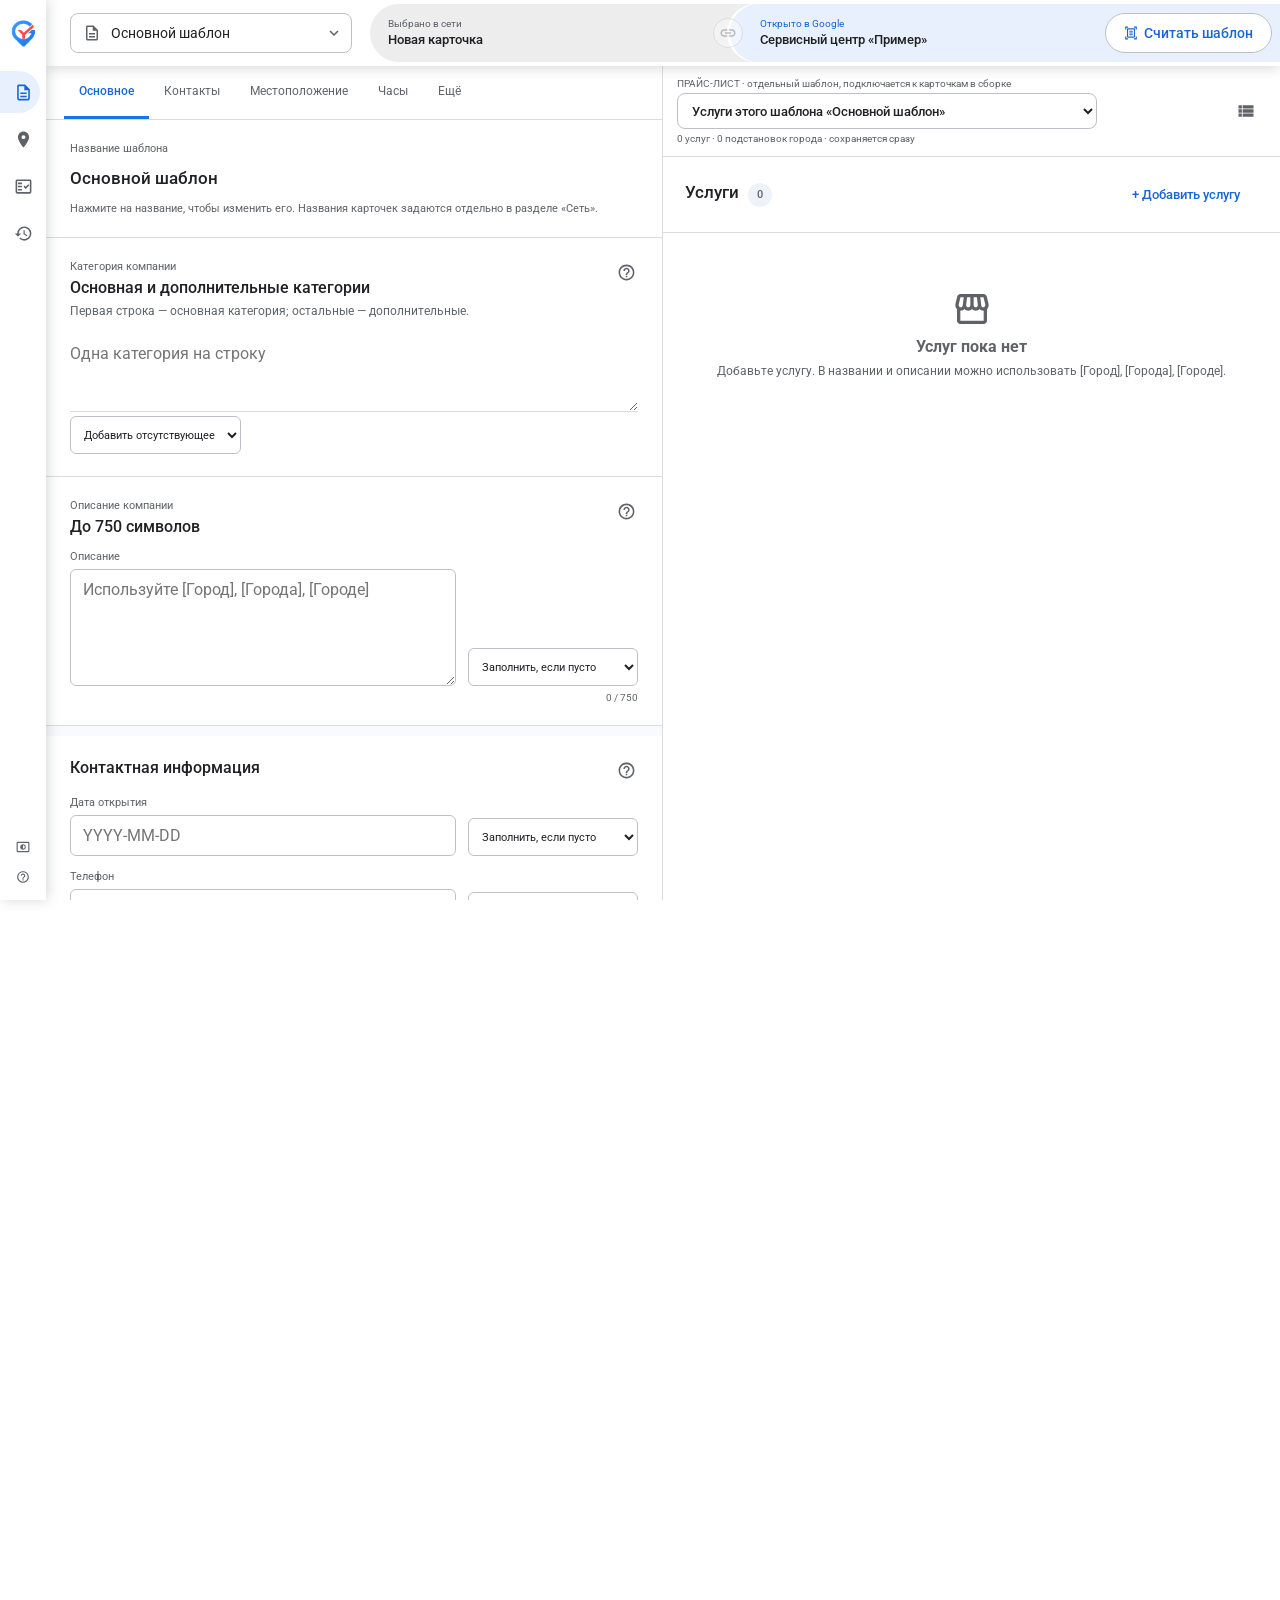
<file: extension/index.html>
<!doctype html>
<html lang="ru">
  <head>
    <meta charset="UTF-8">
    <meta name="viewport" content="width=device-width,initial-scale=1">
    <title>GBP Filler</title>
    <link rel="icon" type="image/png" sizes="32x32" href="./icons/gy-icon-v3-32.png">
    <link rel="icon" type="image/png" sizes="128x128" href="./icons/gy-icon-v3-128.png">
    <script type="module" crossorigin src="./assets/index-D2q1q7Q5.js"></script>
    <link rel="stylesheet" crossorigin href="./assets/index-cWiFbl24.css">
  </head>
  <body>
    <div id="root"></div>
  </body>
</html>
</file>
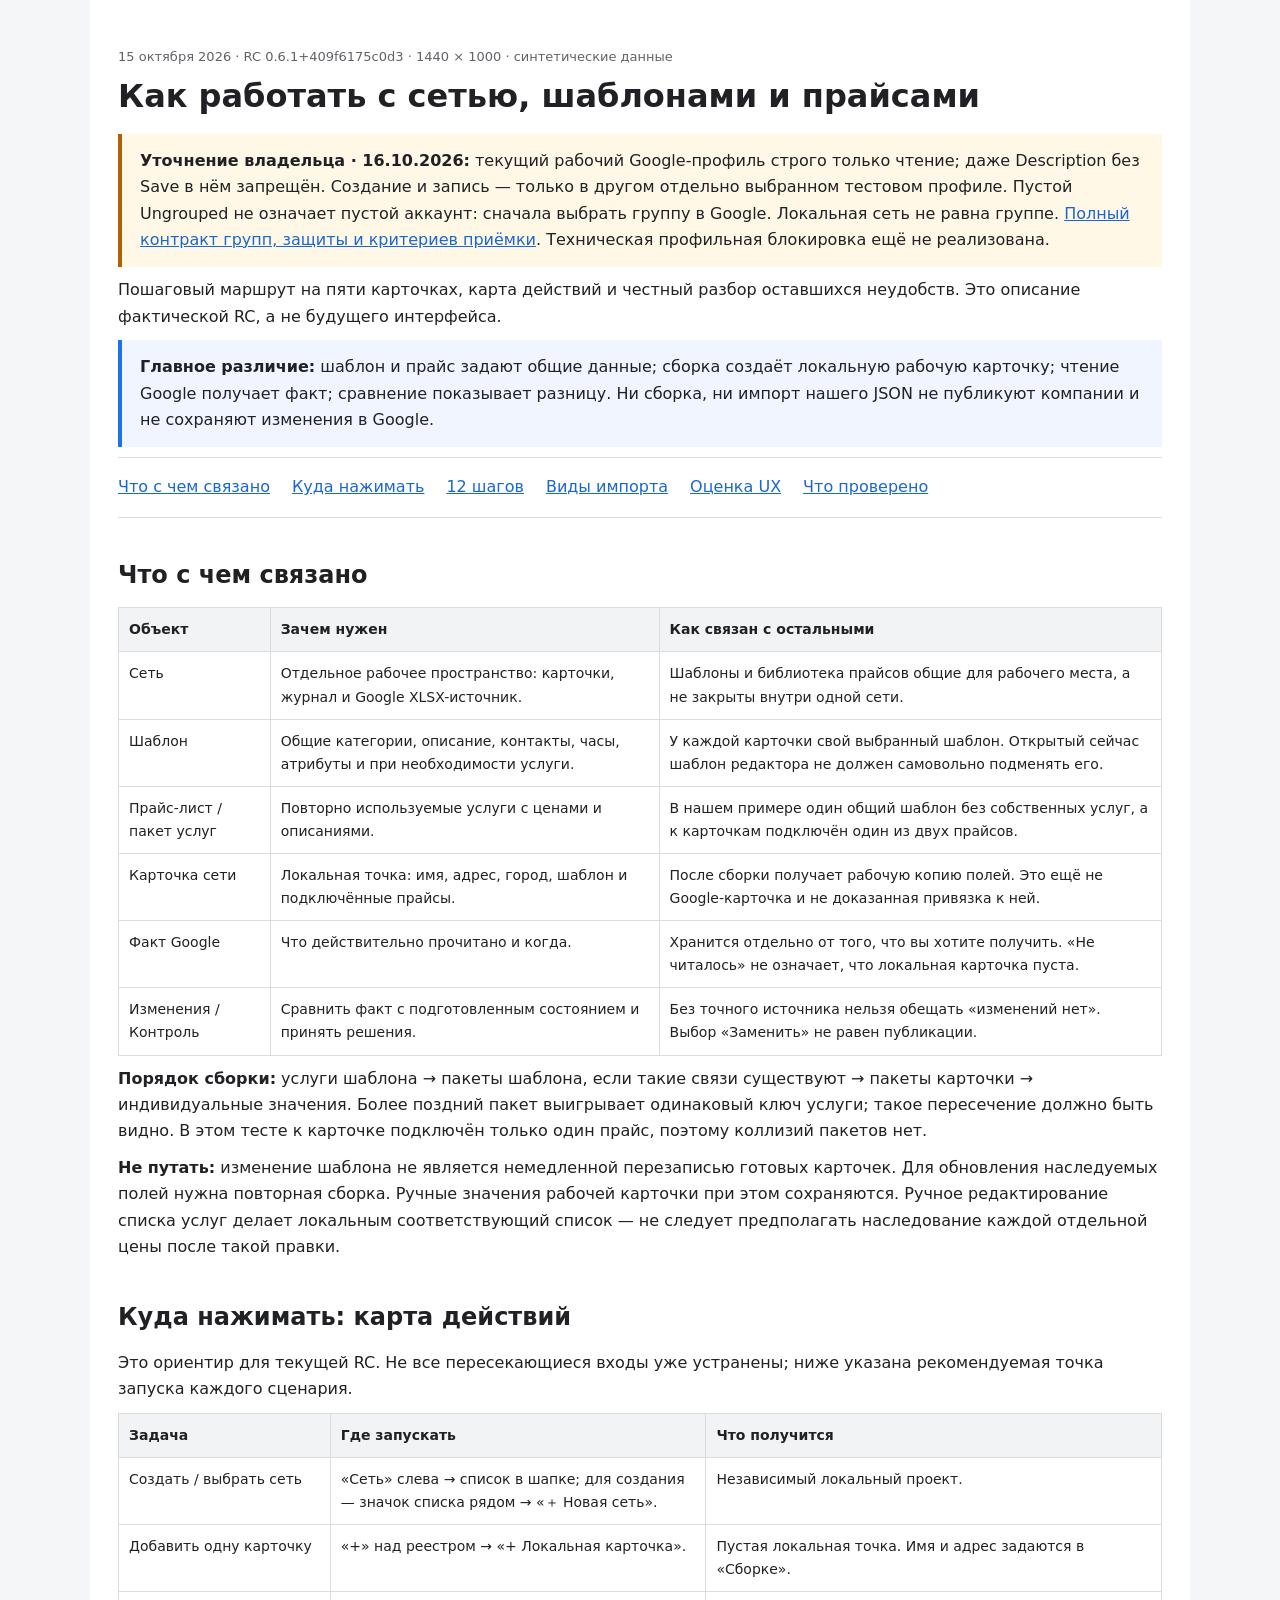
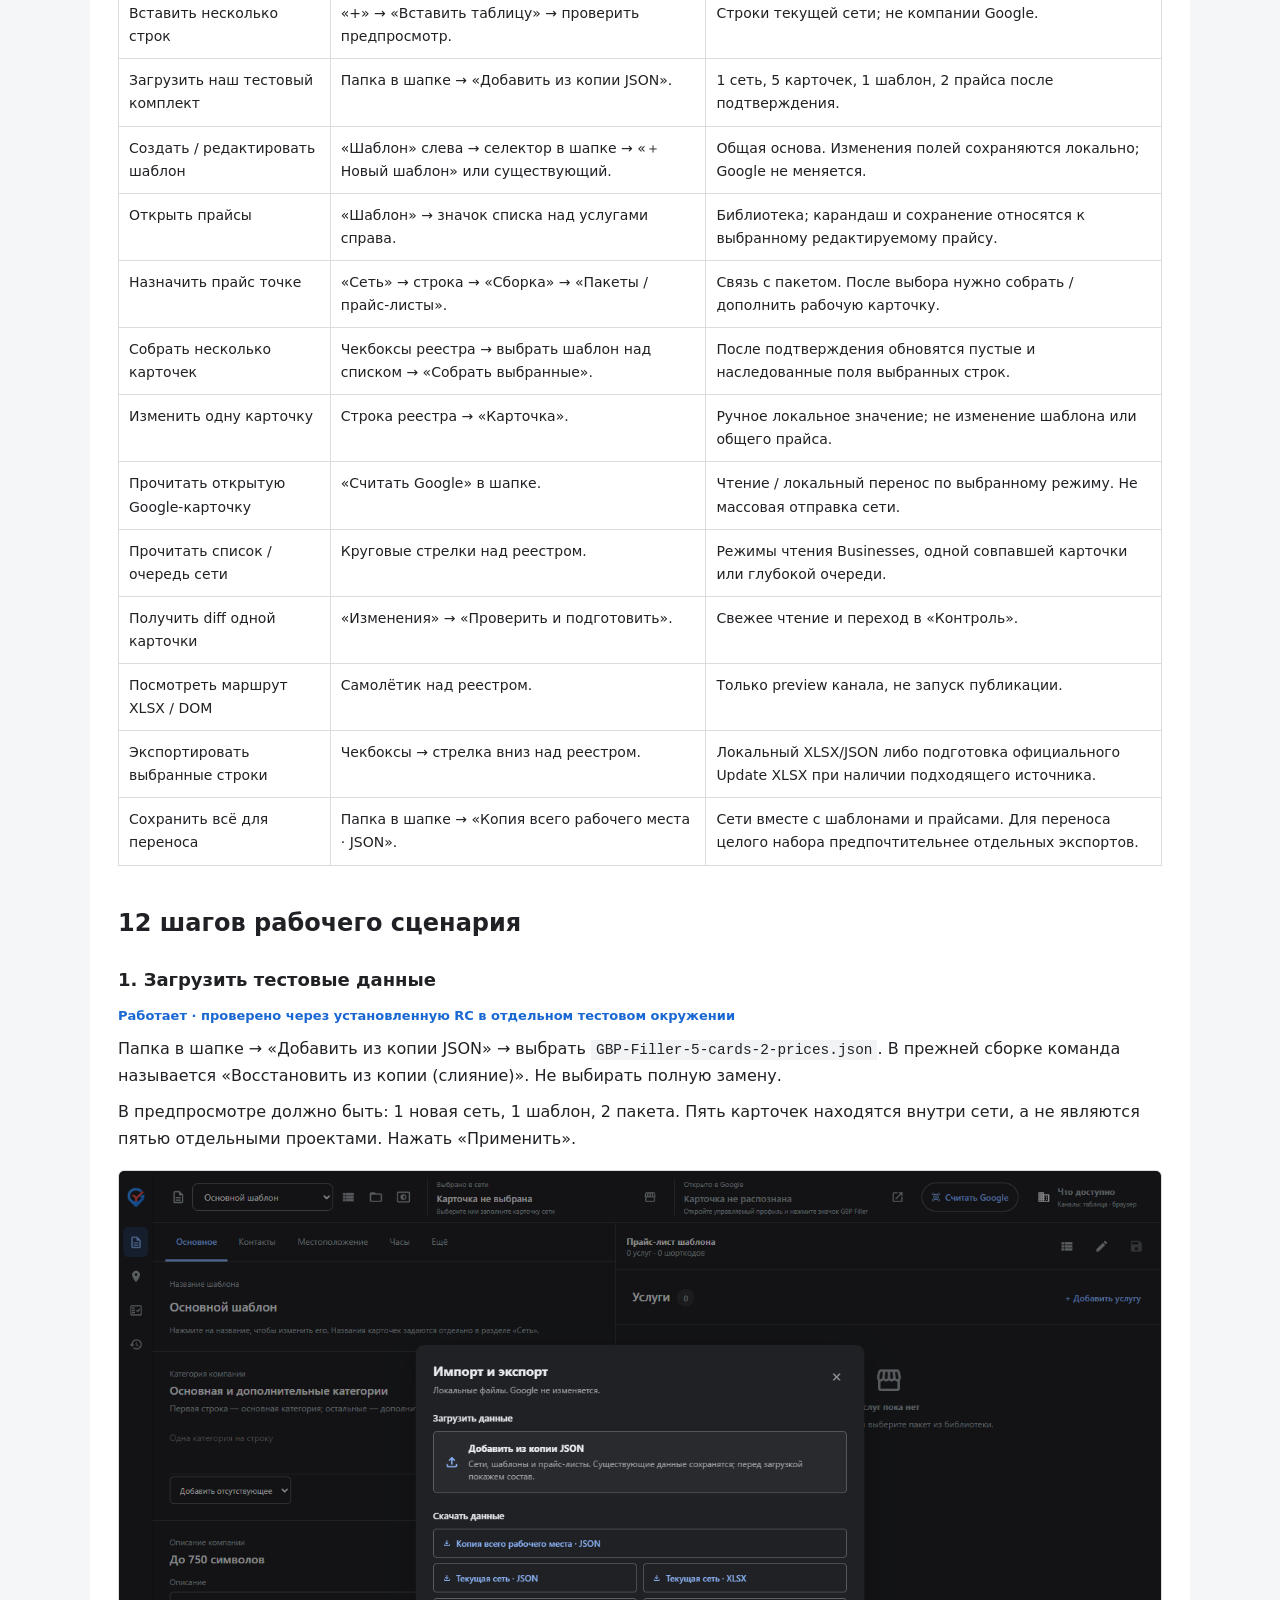
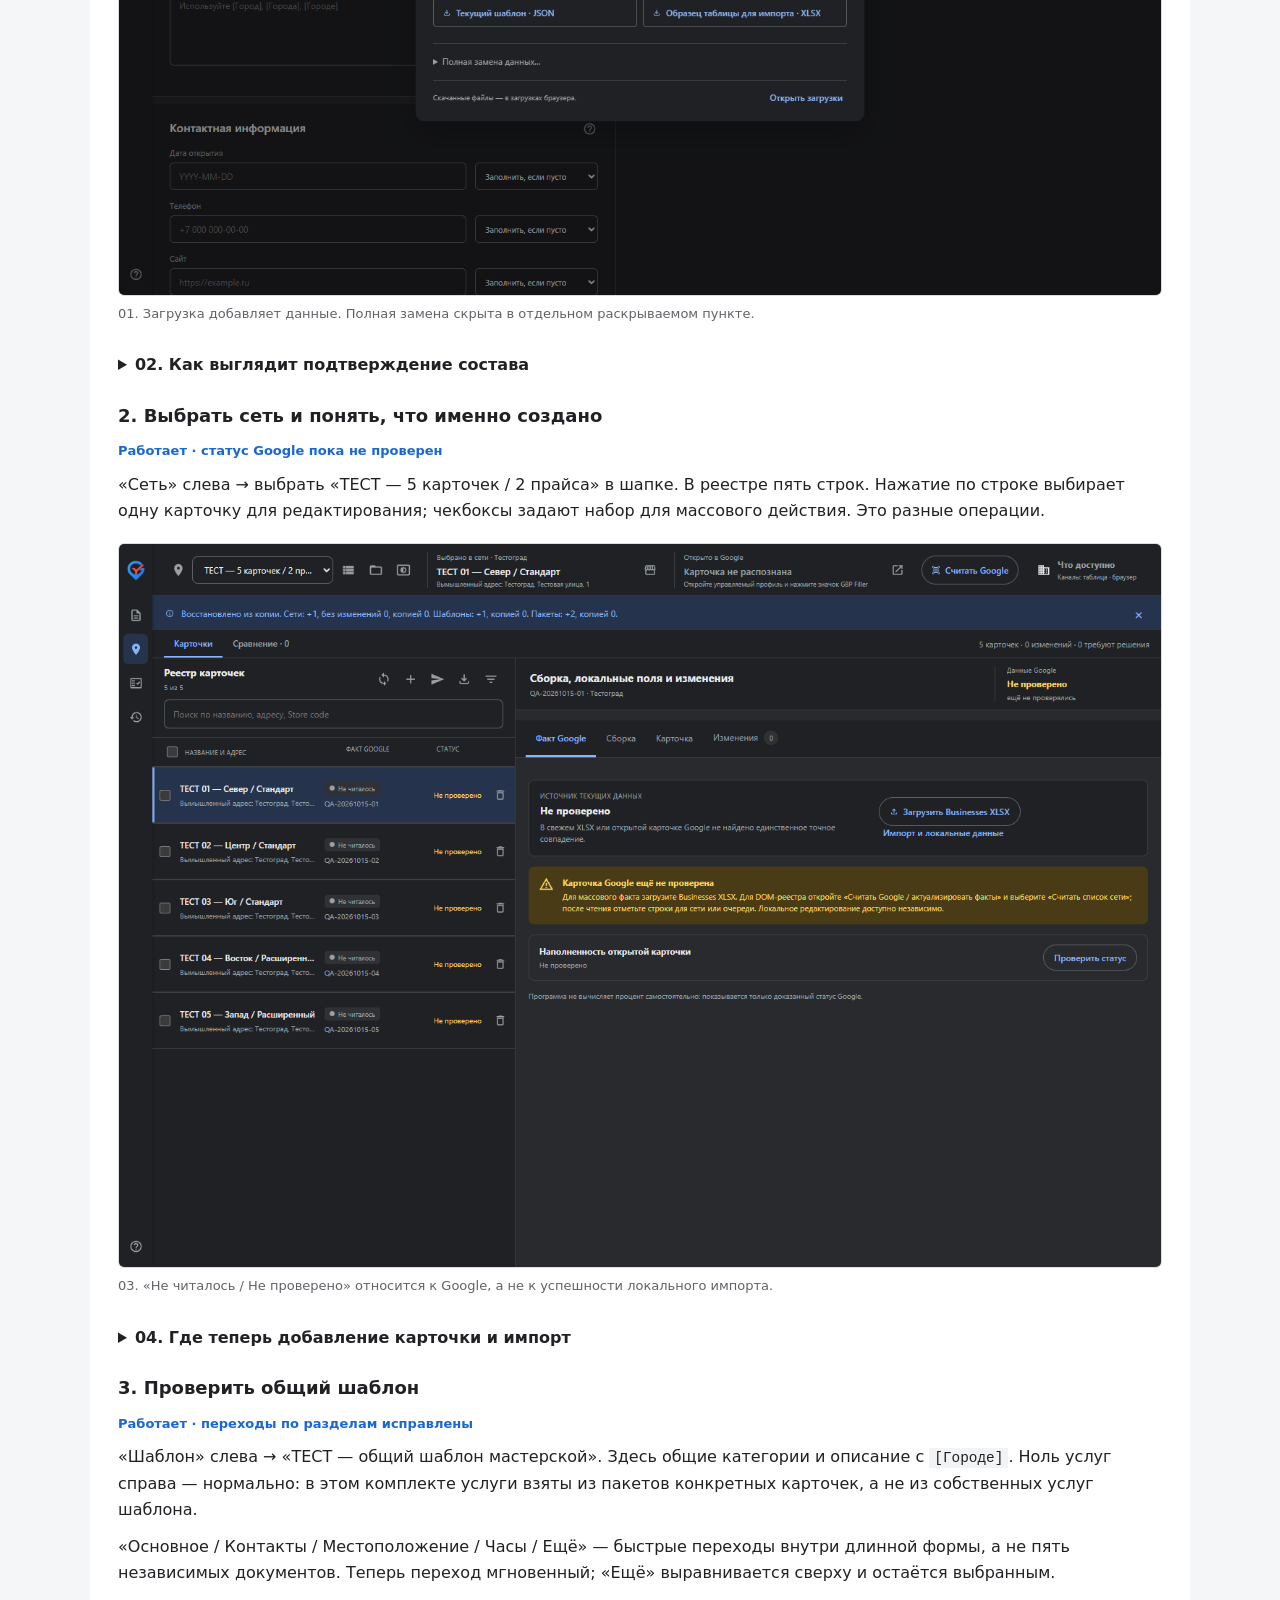
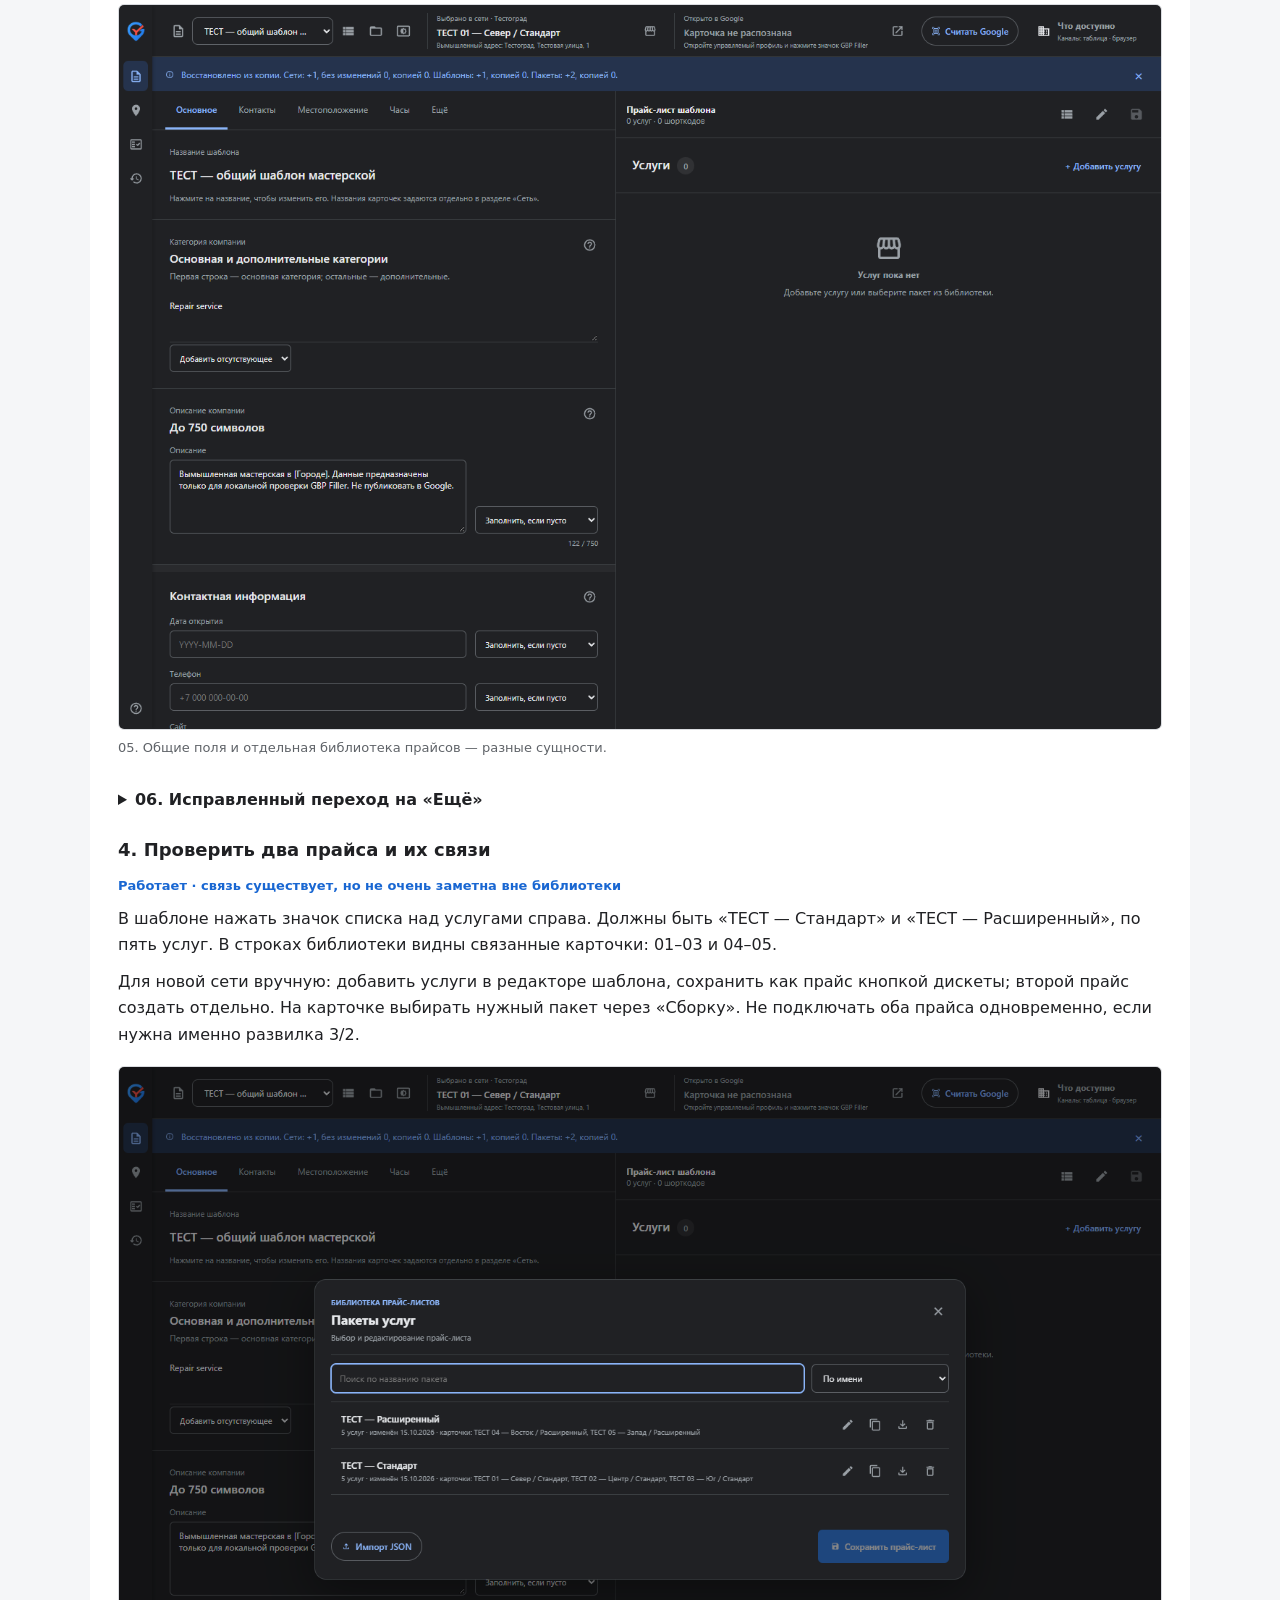
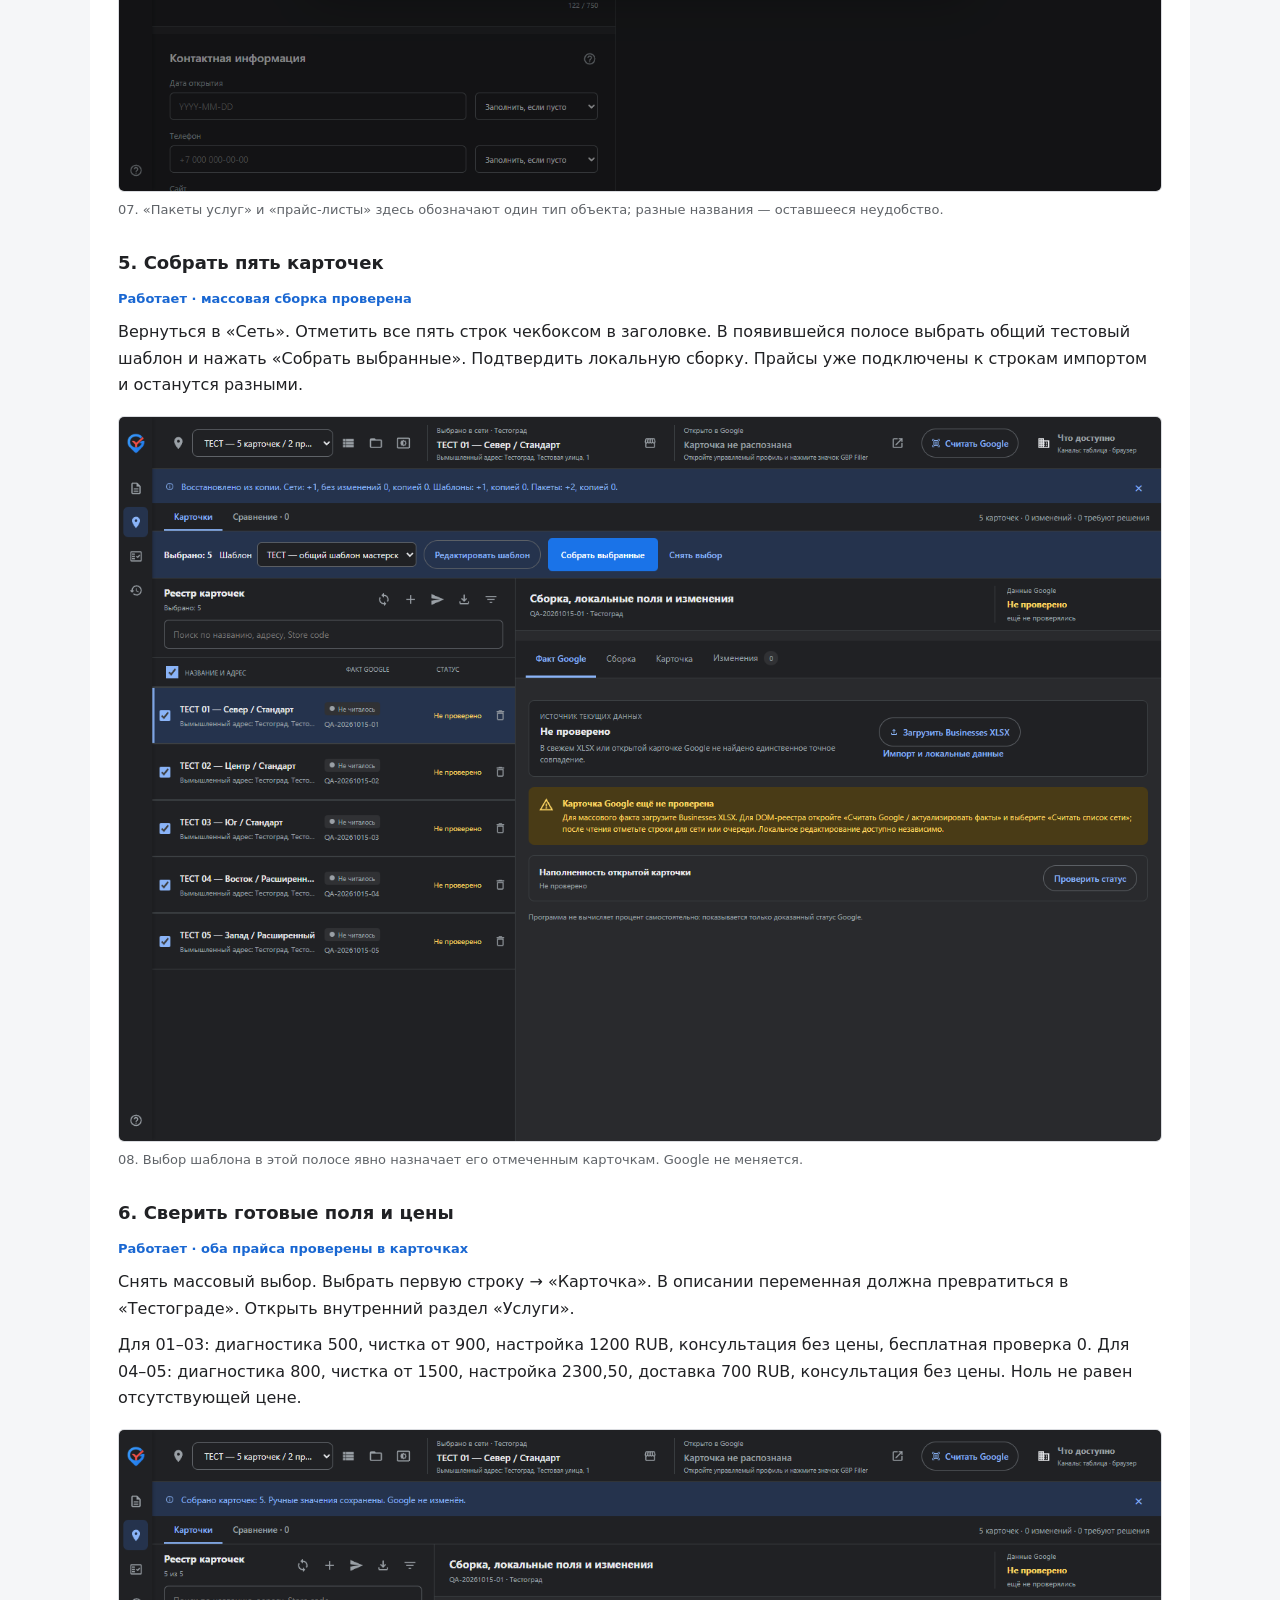
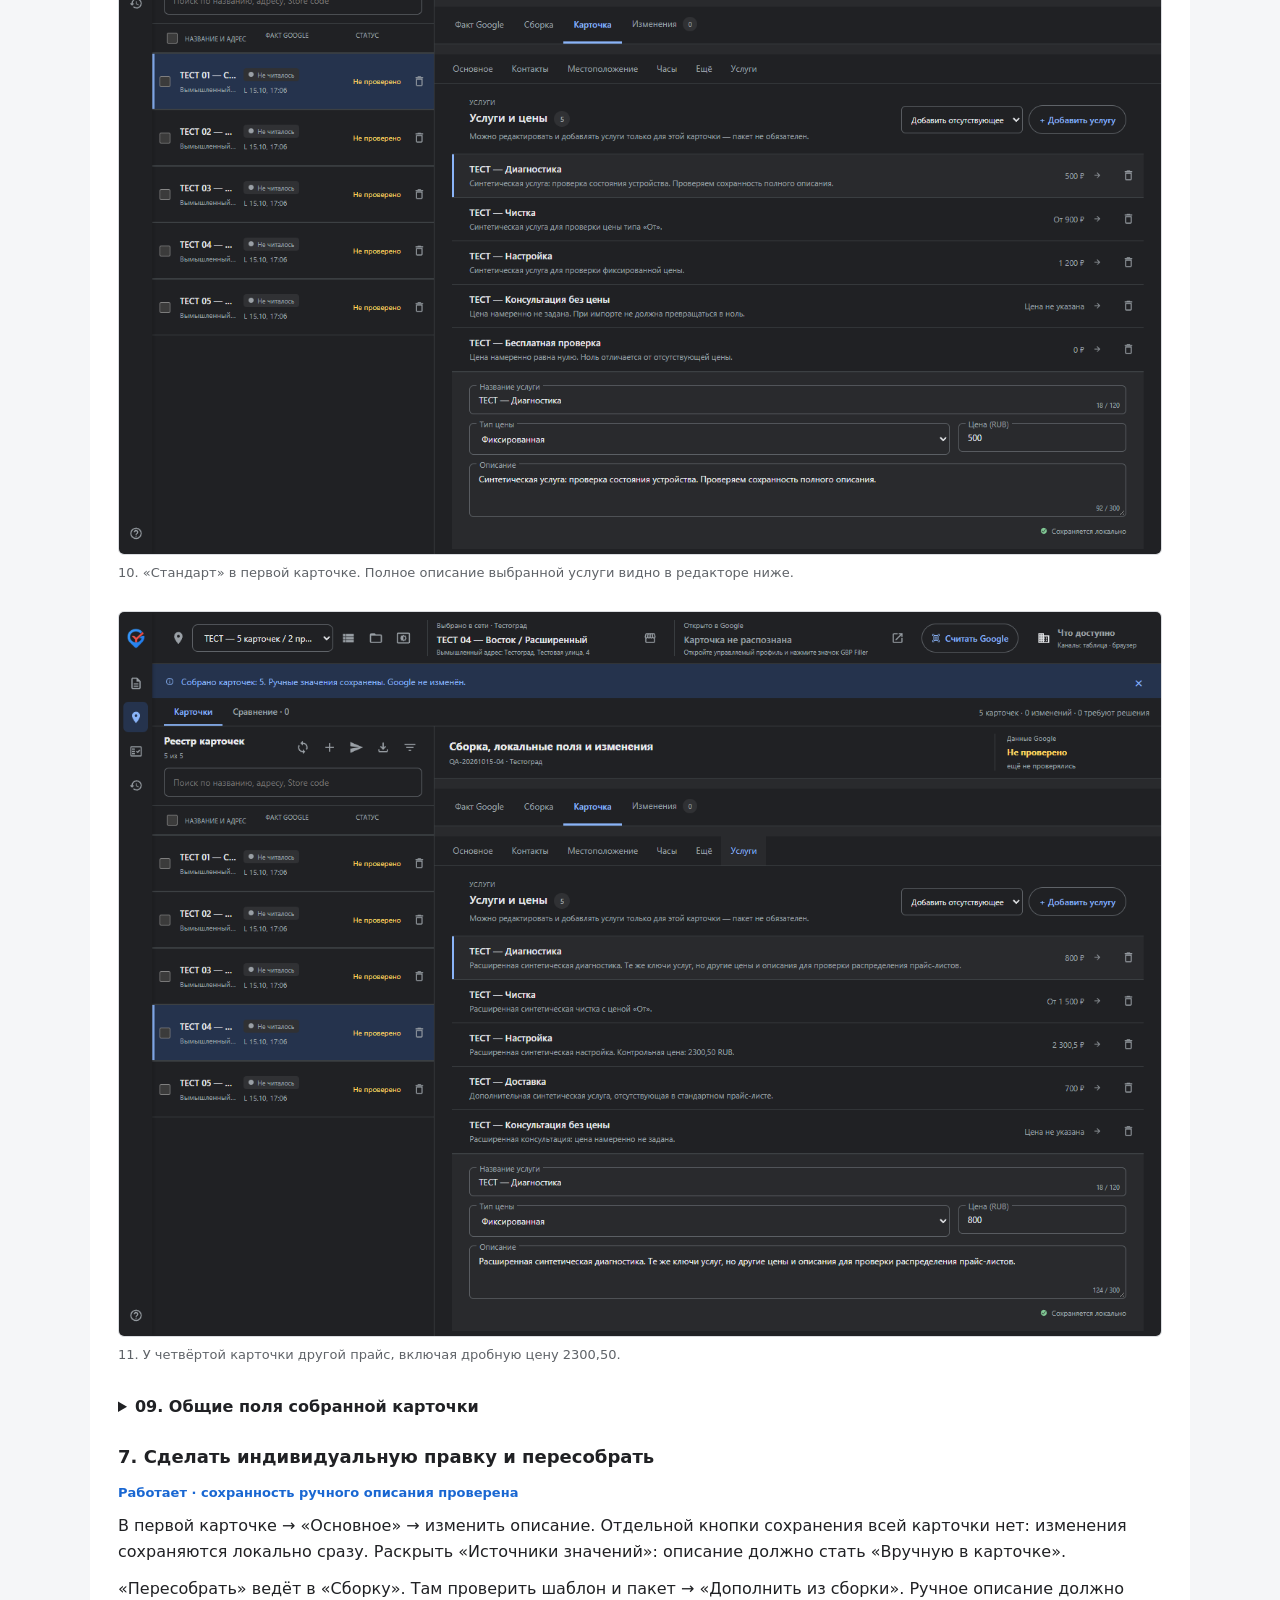
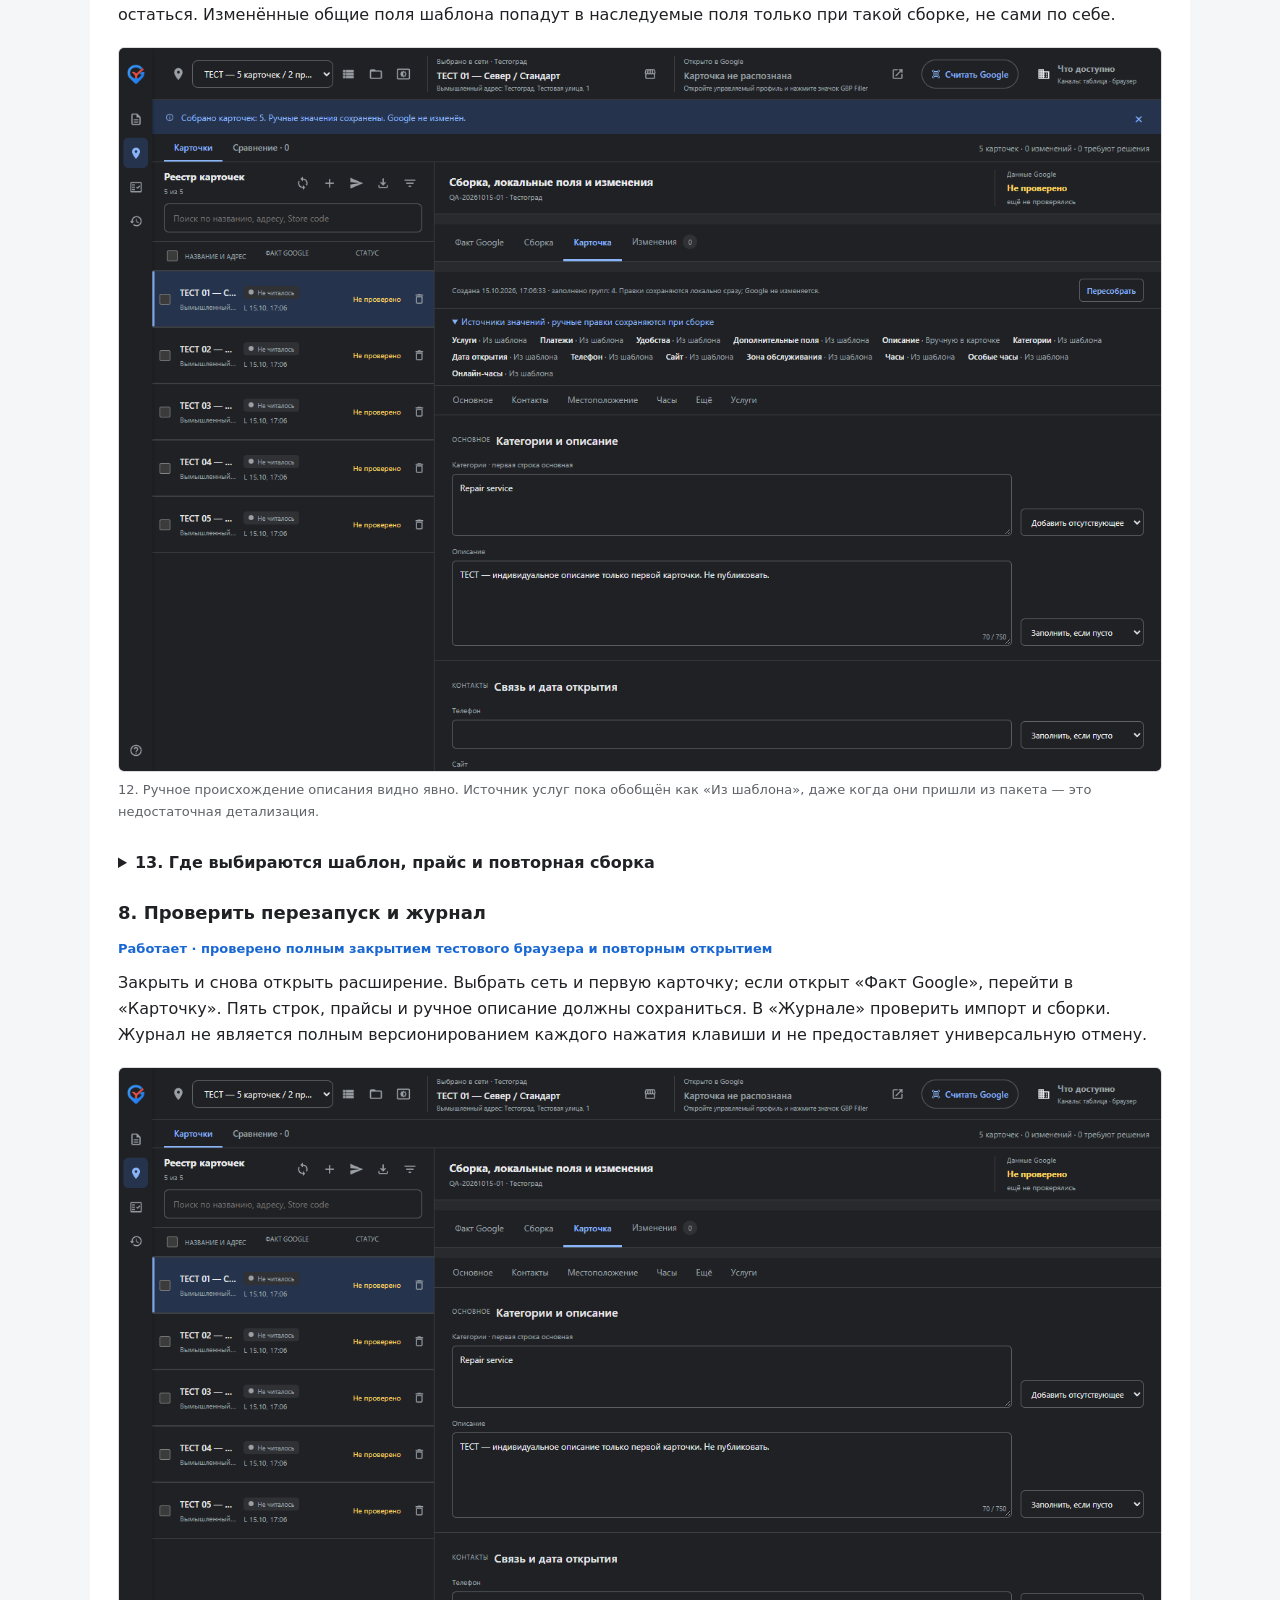
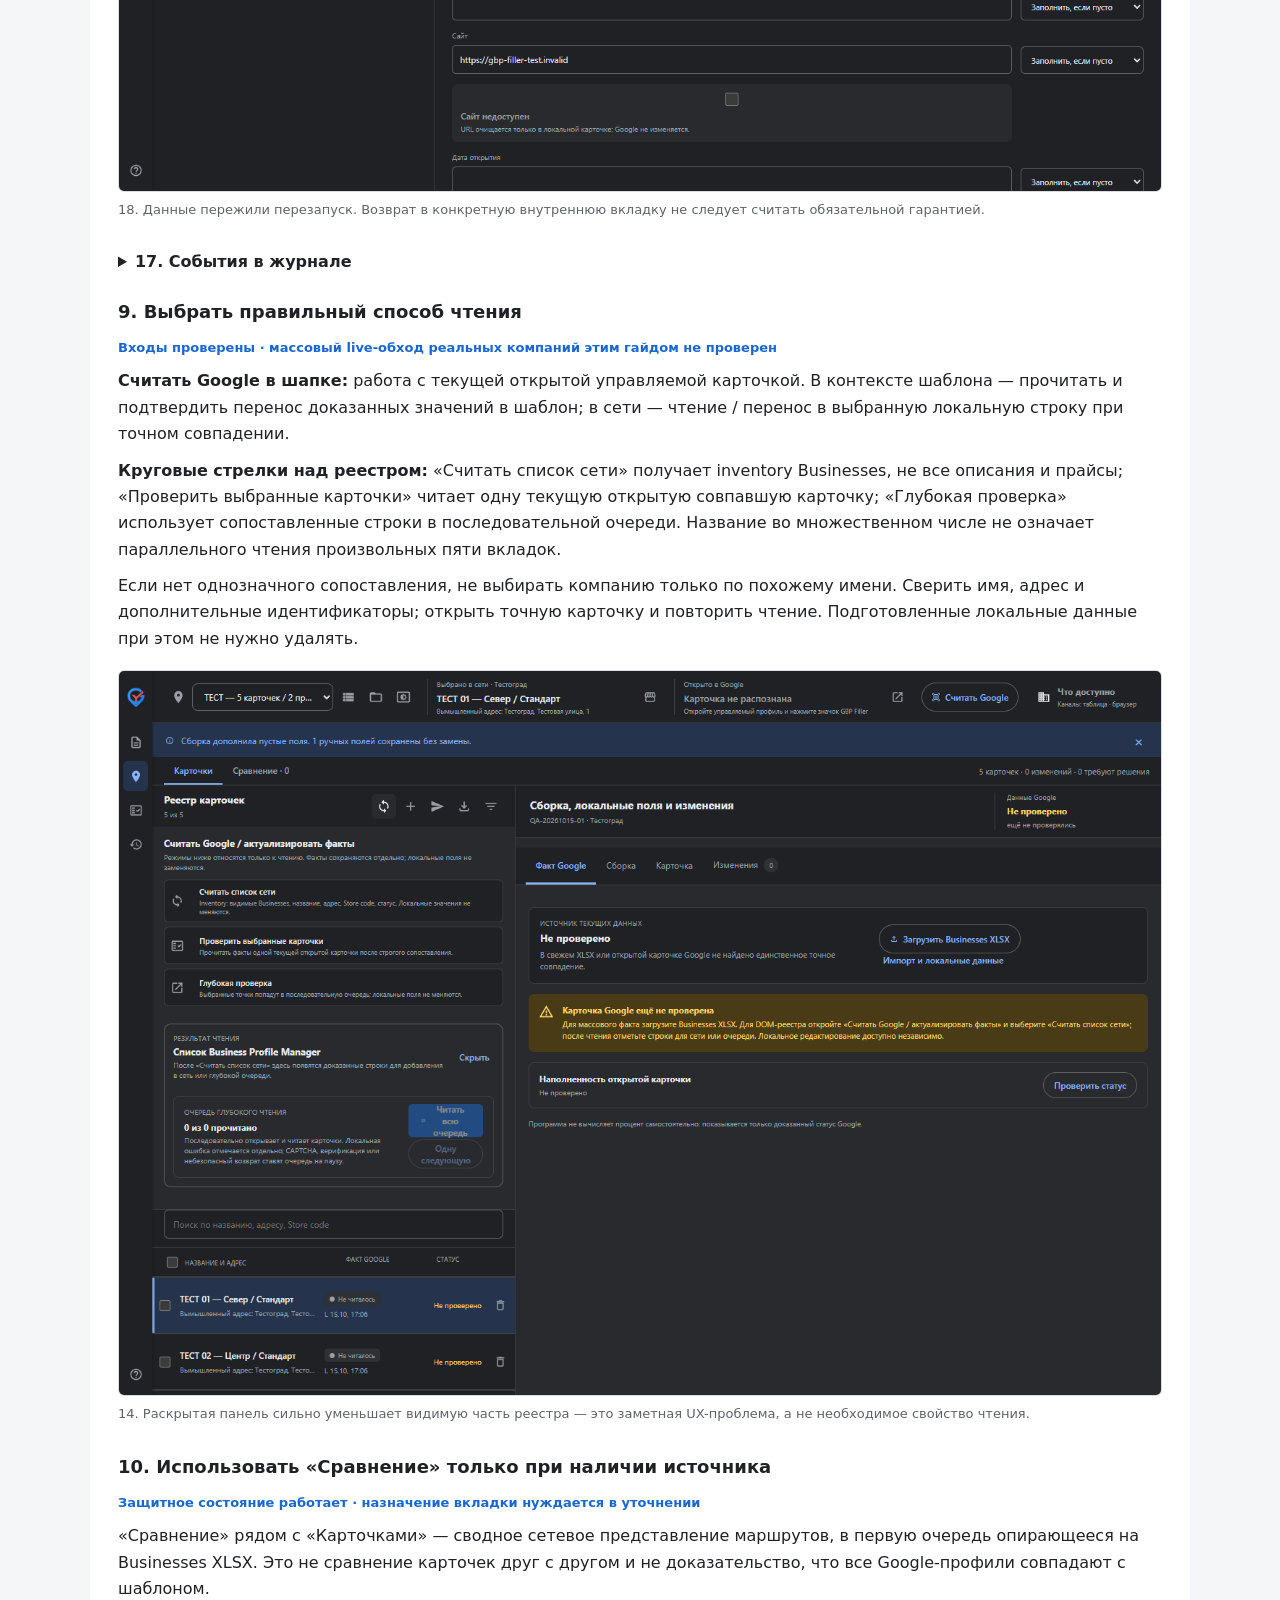
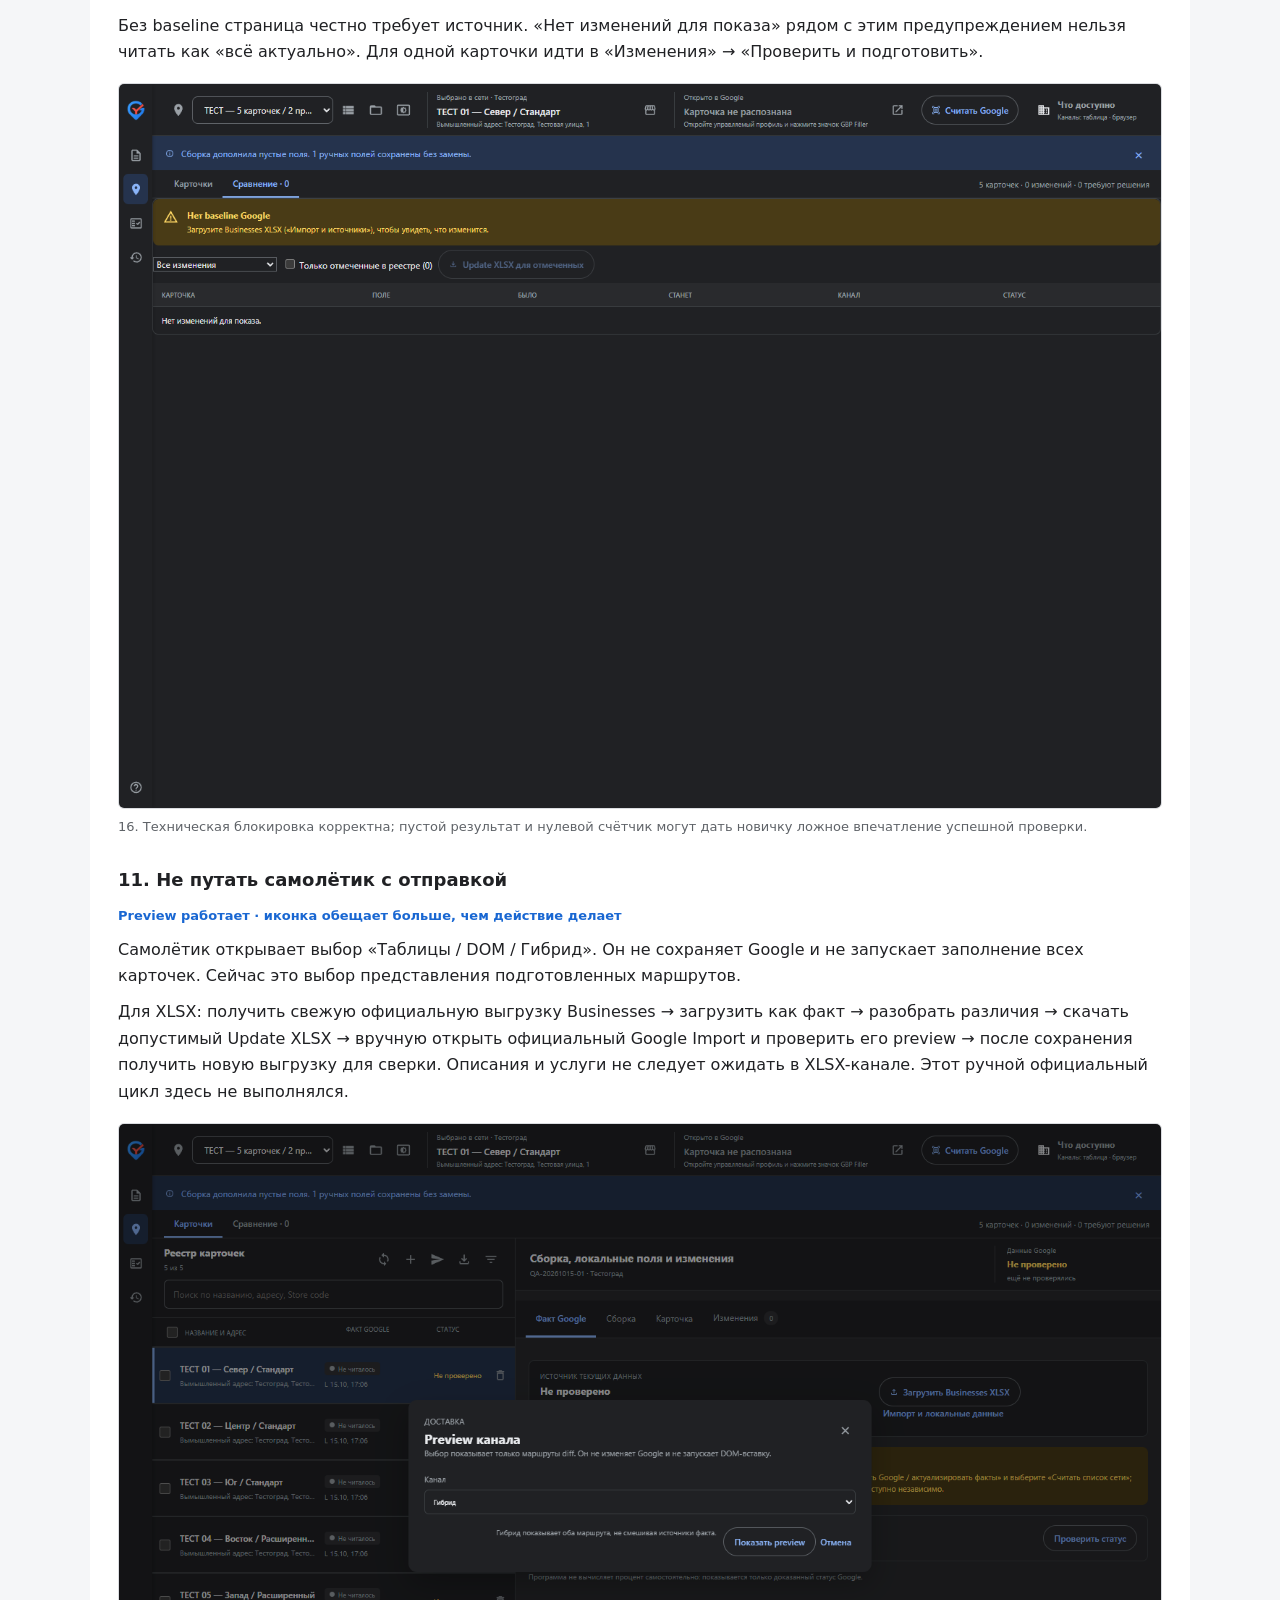
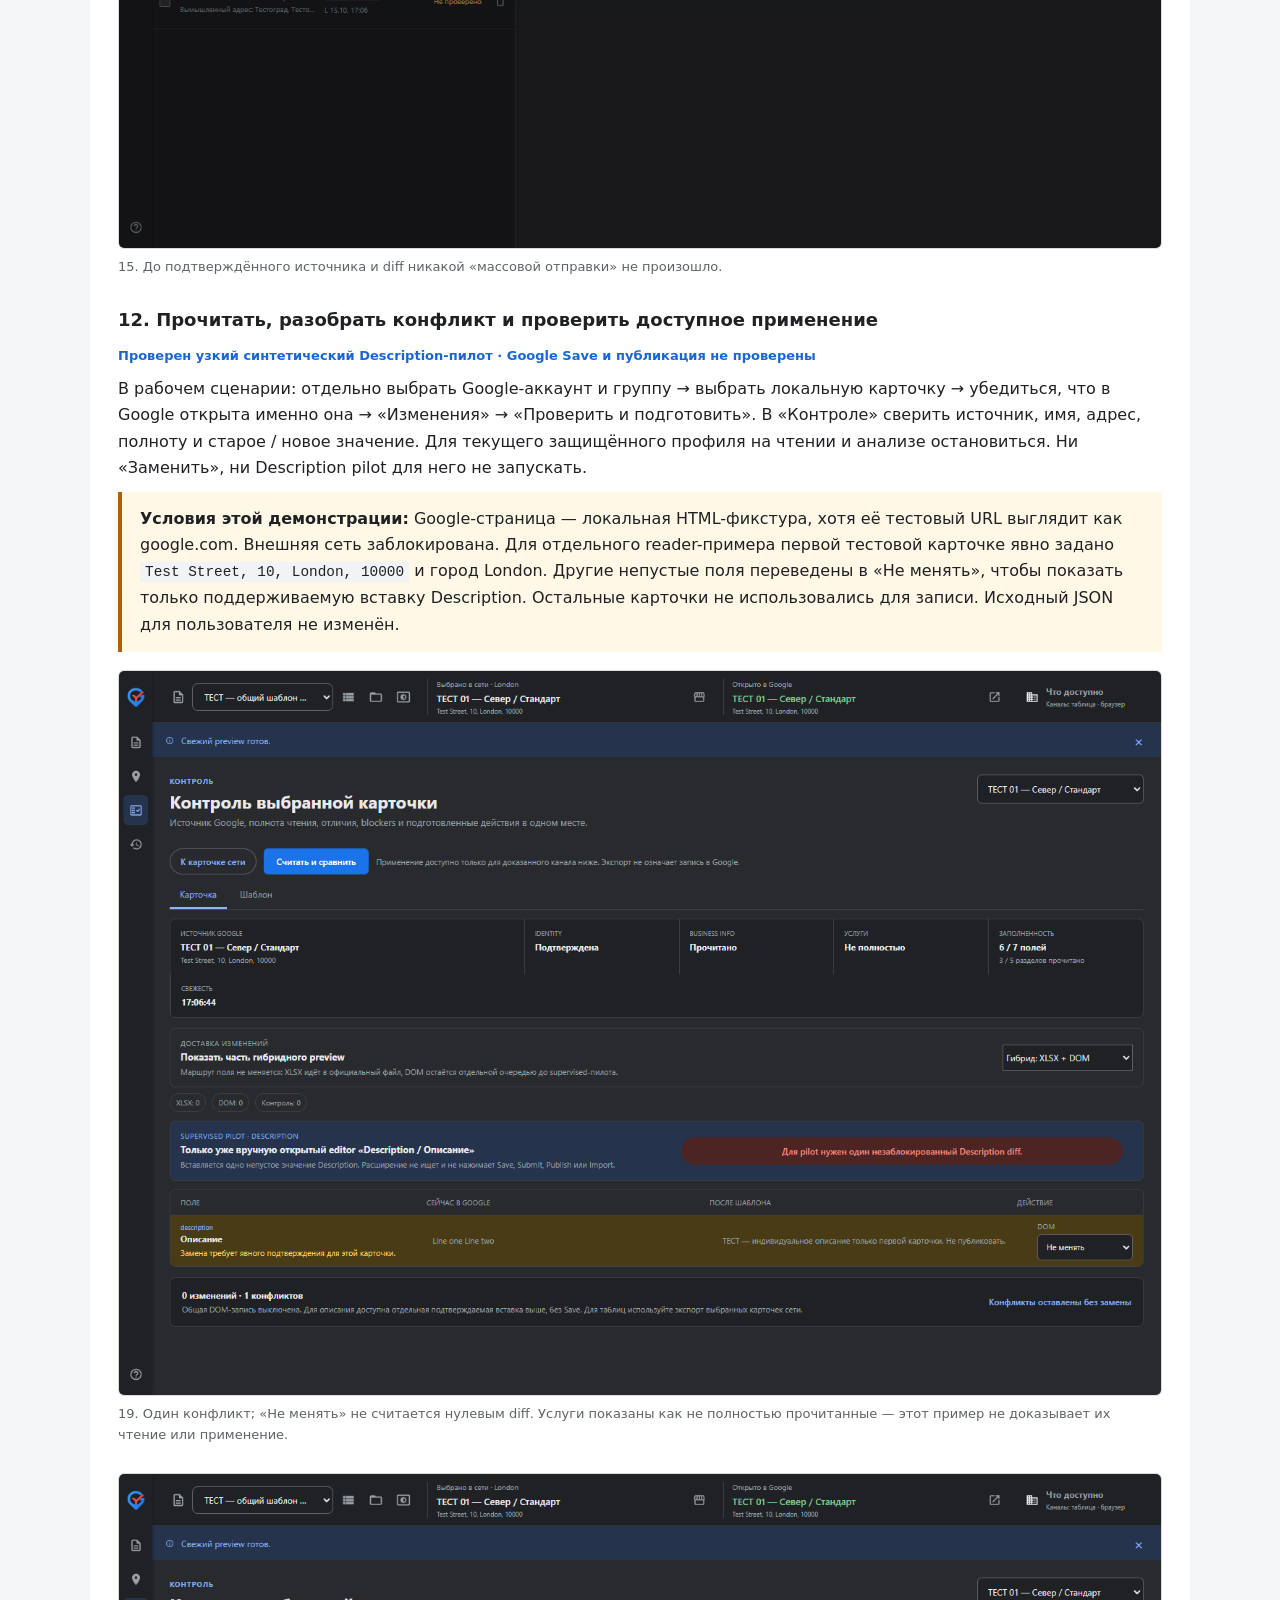
<file: extension/docs/network-guide-2026-10-15/index.html>
<!doctype html>
<html lang="ru">
<meta charset="utf-8">
<meta name="viewport" content="width=device-width, initial-scale=1">
<title>GBP Filler — сеть, шаблоны и карточки: гайд и UX-разбор</title>
<style>
  :root{font:16px/1.65 system-ui,sans-serif;color:#202124;background:#f5f6f8}
  *{box-sizing:border-box}body{margin:0}main{max-width:1100px;margin:auto;padding:36px 28px 80px;background:#fff}
  h1{font-size:32px;line-height:1.2;margin:8px 0 18px}h2{font-size:24px;margin:38px 0 12px}h3{font-size:18px;margin:22px 0 8px}
  p{margin:10px 0}a{color:#1967d2}nav{display:flex;flex-wrap:wrap;gap:8px 22px;padding:16px 0;border-block:1px solid #dadce0}
  .meta,figcaption{color:#5f6368;font-size:13px}.note{padding:14px 18px;border-left:4px solid #1a73e8;background:#f0f5ff}.warning{border-color:#b06000;background:#fff8e6}
  .health{font-size:13px;font-weight:600;color:#1967d2}.risk{padding:12px 16px;background:#fff8e6;border-left:3px solid #b06000}
  figure{margin:18px 0 28px}img{display:block;width:100%;height:auto;border:1px solid #dadce0;border-radius:6px}figcaption{margin-top:7px}
  table{border-collapse:collapse;width:100%;font-size:14px}th,td{text-align:left;vertical-align:top;border:1px solid #dadce0;padding:10px}th{background:#f1f3f4}
  .table{overflow:auto}code{font-size:.9em;background:#f1f3f4;padding:2px 5px}li{margin:7px 0}summary{cursor:pointer;font-weight:600}details{margin:18px 0}
  section{scroll-margin-top:16px}.sources{font-size:13px} @media(max-width:600px){main{padding:22px 16px}h1{font-size:26px}th,td{padding:7px}}
  @media print{main{max-width:none;padding:0}nav{display:none}figure{break-inside:avoid}details{display:block}}
</style>
<main>
<p class="meta">15 октября 2026 · RC 0.6.1+409f6175c0d3 · 1440 × 1000 · синтетические данные</p>
<h1>Как работать с сетью, шаблонами и прайсами</h1>
<p class="note warning"><b>Уточнение владельца · 16.10.2026:</b> текущий рабочий Google-профиль строго только чтение; даже Description без Save в нём запрещён. Создание и запись — только в другом отдельно выбранном тестовом профиле. Пустой Ungrouped не означает пустой аккаунт: сначала выбрать группу в Google. Локальная сеть не равна группе. <a href="../google-context-groups.html">Полный контракт групп, защиты и критериев приёмки</a>. Техническая профильная блокировка ещё не реализована.</p>
<p>Пошаговый маршрут на пяти карточках, карта действий и честный разбор оставшихся неудобств. Это описание фактической RC, а не будущего интерфейса.</p>
<p class="note"><b>Главное различие:</b> шаблон и прайс задают общие данные; сборка создаёт локальную рабочую карточку; чтение Google получает факт; сравнение показывает разницу. Ни сборка, ни импорт нашего JSON не публикуют компании и не сохраняют изменения в Google.</p>
<nav aria-label="Оглавление"><a href="#model">Что с чем связано</a><a href="#actions">Куда нажимать</a><a href="#flow">12 шагов</a><a href="#formats">Виды импорта</a><a href="#ux">Оценка UX</a><a href="#limits">Что проверено</a></nav>

<section id="model">
<h2>Что с чем связано</h2>
<div class="table"><table>
<thead><tr><th>Объект</th><th>Зачем нужен</th><th>Как связан с остальными</th></tr></thead>
<tbody>
<tr><td>Сеть</td><td>Отдельное рабочее пространство: карточки, журнал и Google XLSX-источник.</td><td>Шаблоны и библиотека прайсов общие для рабочего места, а не закрыты внутри одной сети.</td></tr>
<tr><td>Шаблон</td><td>Общие категории, описание, контакты, часы, атрибуты и при необходимости услуги.</td><td>У каждой карточки свой выбранный шаблон. Открытый сейчас шаблон редактора не должен самовольно подменять его.</td></tr>
<tr><td>Прайс-лист / пакет услуг</td><td>Повторно используемые услуги с ценами и описаниями.</td><td>В нашем примере один общий шаблон без собственных услуг, а к карточкам подключён один из двух прайсов.</td></tr>
<tr><td>Карточка сети</td><td>Локальная точка: имя, адрес, город, шаблон и подключённые прайсы.</td><td>После сборки получает рабочую копию полей. Это ещё не Google-карточка и не доказанная привязка к ней.</td></tr>
<tr><td>Факт Google</td><td>Что действительно прочитано и когда.</td><td>Хранится отдельно от того, что вы хотите получить. «Не читалось» не означает, что локальная карточка пуста.</td></tr>
<tr><td>Изменения / Контроль</td><td>Сравнить факт с подготовленным состоянием и принять решения.</td><td>Без точного источника нельзя обещать «изменений нет». Выбор «Заменить» не равен публикации.</td></tr>
</tbody></table></div>
<p><b>Порядок сборки:</b> услуги шаблона → пакеты шаблона, если такие связи существуют → пакеты карточки → индивидуальные значения. Более поздний пакет выигрывает одинаковый ключ услуги; такое пересечение должно быть видно. В этом тесте к карточке подключён только один прайс, поэтому коллизий пакетов нет.</p>
<p><b>Не путать:</b> изменение шаблона не является немедленной перезаписью готовых карточек. Для обновления наследуемых полей нужна повторная сборка. Ручные значения рабочей карточки при этом сохраняются. Ручное редактирование списка услуг делает локальным соответствующий список — не следует предполагать наследование каждой отдельной цены после такой правки.</p>
</section>

<section id="actions">
<h2>Куда нажимать: карта действий</h2>
<p>Это ориентир для текущей RC. Не все пересекающиеся входы уже устранены; ниже указана рекомендуемая точка запуска каждого сценария.</p>
<div class="table"><table>
<thead><tr><th>Задача</th><th>Где запускать</th><th>Что получится</th></tr></thead><tbody>
<tr><td>Создать / выбрать сеть</td><td>«Сеть» слева → список в шапке; для создания — значок списка рядом → «＋ Новая сеть».</td><td>Независимый локальный проект.</td></tr>
<tr><td>Добавить одну карточку</td><td>«+» над реестром → «+ Локальная карточка».</td><td>Пустая локальная точка. Имя и адрес задаются в «Сборке».</td></tr>
<tr><td>Вставить несколько строк</td><td>«+» → «Вставить таблицу» → проверить предпросмотр.</td><td>Строки текущей сети; не компании Google.</td></tr>
<tr><td>Загрузить наш тестовый комплект</td><td>Папка в шапке → «Добавить из копии JSON».</td><td>1 сеть, 5 карточек, 1 шаблон, 2 прайса после подтверждения.</td></tr>
<tr><td>Создать / редактировать шаблон</td><td>«Шаблон» слева → селектор в шапке → «＋ Новый шаблон» или существующий.</td><td>Общая основа. Изменения полей сохраняются локально; Google не меняется.</td></tr>
<tr><td>Открыть прайсы</td><td>«Шаблон» → значок списка над услугами справа.</td><td>Библиотека; карандаш и сохранение относятся к выбранному редактируемому прайсу.</td></tr>
<tr><td>Назначить прайс точке</td><td>«Сеть» → строка → «Сборка» → «Пакеты / прайс-листы».</td><td>Связь с пакетом. После выбора нужно собрать / дополнить рабочую карточку.</td></tr>
<tr><td>Собрать несколько карточек</td><td>Чекбоксы реестра → выбрать шаблон над списком → «Собрать выбранные».</td><td>После подтверждения обновятся пустые и наследованные поля выбранных строк.</td></tr>
<tr><td>Изменить одну карточку</td><td>Строка реестра → «Карточка».</td><td>Ручное локальное значение; не изменение шаблона или общего прайса.</td></tr>
<tr><td>Прочитать открытую Google-карточку</td><td>«Считать Google» в шапке.</td><td>Чтение / локальный перенос по выбранному режиму. Не массовая отправка сети.</td></tr>
<tr><td>Прочитать список / очередь сети</td><td>Круговые стрелки над реестром.</td><td>Режимы чтения Businesses, одной совпавшей карточки или глубокой очереди.</td></tr>
<tr><td>Получить diff одной карточки</td><td>«Изменения» → «Проверить и подготовить».</td><td>Свежее чтение и переход в «Контроль».</td></tr>
<tr><td>Посмотреть маршрут XLSX / DOM</td><td>Самолётик над реестром.</td><td>Только preview канала, не запуск публикации.</td></tr>
<tr><td>Экспортировать выбранные строки</td><td>Чекбоксы → стрелка вниз над реестром.</td><td>Локальный XLSX/JSON либо подготовка официального Update XLSX при наличии подходящего источника.</td></tr>
<tr><td>Сохранить всё для переноса</td><td>Папка в шапке → «Копия всего рабочего места · JSON».</td><td>Сети вместе с шаблонами и прайсами. Для переноса целого набора предпочтительнее отдельных экспортов.</td></tr>
</tbody></table></div>
</section>

<section id="flow">
<h2>12 шагов рабочего сценария</h2>

<h3>1. Загрузить тестовые данные</h3>
<p class="health">Работает · проверено через установленную RC в отдельном тестовом окружении</p>
<p>Папка в шапке → «Добавить из копии JSON» → выбрать <code>GBP-Filler-5-cards-2-prices.json</code>. В прежней сборке команда называется «Восстановить из копии (слияние)». Не выбирать полную замену.</p>
<p>В предпросмотре должно быть: 1 новая сеть, 1 шаблон, 2 пакета. Пять карточек находятся внутри сети, а не являются пятью отдельными проектами. Нажать «Применить».</p>
<figure><a href="screens/01-import.png"><img src="screens/01-import.png" alt="Импорт и экспорт: безопасное добавление JSON отделено от скачивания и полной замены"></a><figcaption>01. Загрузка добавляет данные. Полная замена скрыта в отдельном раскрываемом пункте.</figcaption></figure>
<details><summary>02. Как выглядит подтверждение состава</summary><figure><img src="screens/02-import-preview.png" alt="Предпросмотр: одна сеть, один шаблон, два пакета"><figcaption>02. Отмена ещё ничего не меняет. Заголовок «Восстановление из копии» пока остаётся старым — это замечание к UX.</figcaption></figure></details>

<h3>2. Выбрать сеть и понять, что именно создано</h3>
<p class="health">Работает · статус Google пока не проверен</p>
<p>«Сеть» слева → выбрать «ТЕСТ — 5 карточек / 2 прайса» в шапке. В реестре пять строк. Нажатие по строке выбирает одну карточку для редактирования; чекбоксы задают набор для массового действия. Это разные операции.</p>
<figure><img src="screens/03-network.png" alt="Пять локальных карточек в отдельной тестовой сети"><figcaption>03. «Не читалось / Не проверено» относится к Google, а не к успешности локального импорта.</figcaption></figure>
<details><summary>04. Где теперь добавление карточки и импорт</summary><figure><img src="screens/04-add-menu.png" alt="Меню плюса: карточка, вставка таблицы и источники"><figcaption>04. «+» расположен перед самолётиком. Меню пока перегружено: в нём также есть источники и удаление всей сети.</figcaption></figure></details>

<h3>3. Проверить общий шаблон</h3>
<p class="health">Работает · переходы по разделам исправлены</p>
<p>«Шаблон» слева → «ТЕСТ — общий шаблон мастерской». Здесь общие категории и описание с <code>[Городе]</code>. Ноль услуг справа — нормально: в этом комплекте услуги взяты из пакетов конкретных карточек, а не из собственных услуг шаблона.</p>
<p>«Основное / Контакты / Местоположение / Часы / Ещё» — быстрые переходы внутри длинной формы, а не пять независимых документов. Теперь переход мгновенный; «Ещё» выравнивается сверху и остаётся выбранным.</p>
<figure><img src="screens/05-template.png" alt="Общий шаблон с описанием и переменной города; собственных услуг нет"><figcaption>05. Общие поля и отдельная библиотека прайсов — разные сущности.</figcaption></figure>
<details><summary>06. Исправленный переход на «Ещё»</summary><figure><img src="screens/06-more-navigation.png" alt="Вкладка Ещё выбрана, атрибуты находятся сразу под меню"><figcaption>06. Короткому последнему разделу хватает высоты для нормального выравнивания; прежняя анимация отключена.</figcaption></figure></details>

<h3>4. Проверить два прайса и их связи</h3>
<p class="health">Работает · связь существует, но не очень заметна вне библиотеки</p>
<p>В шаблоне нажать значок списка над услугами справа. Должны быть «ТЕСТ — Стандарт» и «ТЕСТ — Расширенный», по пять услуг. В строках библиотеки видны связанные карточки: 01–03 и 04–05.</p>
<p>Для новой сети вручную: добавить услуги в редакторе шаблона, сохранить как прайс кнопкой дискеты; второй прайс создать отдельно. На карточке выбирать нужный пакет через «Сборку». Не подключать оба прайса одновременно, если нужна именно развилка 3/2.</p>
<figure><img src="screens/07-price-library.png" alt="Библиотека двух прайсов с перечислением связанных карточек"><figcaption>07. «Пакеты услуг» и «прайс-листы» здесь обозначают один тип объекта; разные названия — оставшееся неудобство.</figcaption></figure>

<h3>5. Собрать пять карточек</h3>
<p class="health">Работает · массовая сборка проверена</p>
<p>Вернуться в «Сеть». Отметить все пять строк чекбоксом в заголовке. В появившейся полосе выбрать общий тестовый шаблон и нажать «Собрать выбранные». Подтвердить локальную сборку. Прайсы уже подключены к строкам импортом и останутся разными.</p>
<figure><img src="screens/08-batch-assembly.png" alt="Пять отмеченных карточек, выбран общий шаблон, доступна кнопка Собрать выбранные"><figcaption>08. Выбор шаблона в этой полосе явно назначает его отмеченным карточкам. Google не меняется.</figcaption></figure>

<h3>6. Сверить готовые поля и цены</h3>
<p class="health">Работает · оба прайса проверены в карточках</p>
<p>Снять массовый выбор. Выбрать первую строку → «Карточка». В описании переменная должна превратиться в «Тестограде». Открыть внутренний раздел «Услуги».</p>
<p>Для 01–03: диагностика 500, чистка от 900, настройка 1200 RUB, консультация без цены, бесплатная проверка 0. Для 04–05: диагностика 800, чистка от 1500, настройка 2300,50, доставка 700 RUB, консультация без цены. Ноль не равен отсутствующей цене.</p>
<figure><img src="screens/10-standard-price.png" alt="Пять услуг стандартного прайса с фиксированной ценой, ценой От, пустой и нулевой ценой"><figcaption>10. «Стандарт» в первой карточке. Полное описание выбранной услуги видно в редакторе ниже.</figcaption></figure>
<figure><img src="screens/11-extended-price.png" alt="Пять услуг расширенного прайса в четвёртой карточке"><figcaption>11. У четвёртой карточки другой прайс, включая дробную цену 2300,50.</figcaption></figure>
<details><summary>09. Общие поля собранной карточки</summary><figure><img src="screens/09-local-card.png" alt="Локальная рабочая карточка с категориями, описанием и подставленным городом"><figcaption>09. Поля редактируются внутри выбранной карточки; сверху отдельно показана её локальная identity.</figcaption></figure></details>

<h3>7. Сделать индивидуальную правку и пересобрать</h3>
<p class="health">Работает · сохранность ручного описания проверена</p>
<p>В первой карточке → «Основное» → изменить описание. Отдельной кнопки сохранения всей карточки нет: изменения сохраняются локально сразу. Раскрыть «Источники значений»: описание должно стать «Вручную в карточке».</p>
<p>«Пересобрать» ведёт в «Сборку». Там проверить шаблон и пакет → «Дополнить из сборки». Ручное описание должно остаться. Изменённые общие поля шаблона попадут в наследуемые поля только при такой сборке, не сами по себе.</p>
<figure><img src="screens/12-manual-override.png" alt="Ручное описание и раскрытые источники значений"><figcaption>12. Ручное происхождение описания видно явно. Источник услуг пока обобщён как «Из шаблона», даже когда они пришли из пакета — это недостаточная детализация.</figcaption></figure>
<details><summary>13. Где выбираются шаблон, прайс и повторная сборка</summary><figure><img src="screens/13-inheritance.png" alt="Сборка карточки: адрес, формы города, шаблон, пакеты и подтверждение"><figcaption>13. «Пересобрать» сначала открывает настройки; само дополнение выполняется отдельной кнопкой.</figcaption></figure></details>

<h3>8. Проверить перезапуск и журнал</h3>
<p class="health">Работает · проверено полным закрытием тестового браузера и повторным открытием</p>
<p>Закрыть и снова открыть расширение. Выбрать сеть и первую карточку; если открыт «Факт Google», перейти в «Карточку». Пять строк, прайсы и ручное описание должны сохраниться. В «Журнале» проверить импорт и сборки. Журнал не является полным версионированием каждого нажатия клавиши и не предоставляет универсальную отмену.</p>
<figure><img src="screens/18-cold-restart.png" alt="Первая карточка после полного перезапуска с сохранённым ручным описанием"><figcaption>18. Данные пережили перезапуск. Возврат в конкретную внутреннюю вкладку не следует считать обязательной гарантией.</figcaption></figure>
<details><summary>17. События в журнале</summary><figure><img src="screens/17-history.png" alt="Журнал импорта, массовой и повторной сборки"><figcaption>17. История текущей сети; отсутствие записи о каждом символе не означает потерю поля.</figcaption></figure></details>

<h3>9. Выбрать правильный способ чтения</h3>
<p class="health">Входы проверены · массовый live-обход реальных компаний этим гайдом не проверен</p>
<p><b>Считать Google в шапке:</b> работа с текущей открытой управляемой карточкой. В контексте шаблона — прочитать и подтвердить перенос доказанных значений в шаблон; в сети — чтение / перенос в выбранную локальную строку при точном совпадении.</p>
<p><b>Круговые стрелки над реестром:</b> «Считать список сети» получает inventory Businesses, не все описания и прайсы; «Проверить выбранные карточки» читает одну текущую открытую совпавшую карточку; «Глубокая проверка» использует сопоставленные строки в последовательной очереди. Название во множественном числе не означает параллельного чтения произвольных пяти вкладок.</p>
<p>Если нет однозначного сопоставления, не выбирать компанию только по похожему имени. Сверить имя, адрес и дополнительные идентификаторы; открыть точную карточку и повторить чтение. Подготовленные локальные данные при этом не нужно удалять.</p>
<figure><img src="screens/14-refresh-modes.png" alt="Режимы чтения над реестром: список, выбранная карточка и глубокая проверка"><figcaption>14. Раскрытая панель сильно уменьшает видимую часть реестра — это заметная UX-проблема, а не необходимое свойство чтения.</figcaption></figure>

<h3>10. Использовать «Сравнение» только при наличии источника</h3>
<p class="health">Защитное состояние работает · назначение вкладки нуждается в уточнении</p>
<p>«Сравнение» рядом с «Карточками» — сводное сетевое представление маршрутов, в первую очередь опирающееся на Businesses XLSX. Это не сравнение карточек друг с другом и не доказательство, что все Google-профили совпадают с шаблоном.</p>
<p>Без baseline страница честно требует источник. «Нет изменений для показа» рядом с этим предупреждением нельзя читать как «всё актуально». Для одной карточки идти в «Изменения» → «Проверить и подготовить».</p>
<figure><img src="screens/16-comparison-without-source.png" alt="Сетевое сравнение без baseline, с предупреждением о недостатке источника"><figcaption>16. Техническая блокировка корректна; пустой результат и нулевой счётчик могут дать новичку ложное впечатление успешной проверки.</figcaption></figure>

<h3>11. Не путать самолётик с отправкой</h3>
<p class="health">Preview работает · иконка обещает больше, чем действие делает</p>
<p>Самолётик открывает выбор «Таблицы / DOM / Гибрид». Он не сохраняет Google и не запускает заполнение всех карточек. Сейчас это выбор представления подготовленных маршрутов.</p>
<p>Для XLSX: получить свежую официальную выгрузку Businesses → загрузить как факт → разобрать различия → скачать допустимый Update XLSX → вручную открыть официальный Google Import и проверить его preview → после сохранения получить новую выгрузку для сверки. Описания и услуги не следует ожидать в XLSX-канале. Этот ручной официальный цикл здесь не выполнялся.</p>
<figure><img src="screens/15-delivery-preview.png" alt="Окно preview канала: таблицы, DOM и гибрид"><figcaption>15. До подтверждённого источника и diff никакой «массовой отправки» не произошло.</figcaption></figure>

<h3>12. Прочитать, разобрать конфликт и проверить доступное применение</h3>
<p class="health">Проверен узкий синтетический Description-пилот · Google Save и публикация не проверены</p>
<p>В рабочем сценарии: отдельно выбрать Google-аккаунт и группу → выбрать локальную карточку → убедиться, что в Google открыта именно она → «Изменения» → «Проверить и подготовить». В «Контроле» сверить источник, имя, адрес, полноту и старое / новое значение. Для текущего защищённого профиля на чтении и анализе остановиться. Ни «Заменить», ни Description pilot для него не запускать.</p>
<p class="note warning"><b>Условия этой демонстрации:</b> Google-страница — локальная HTML-фикстура, хотя её тестовый URL выглядит как google.com. Внешняя сеть заблокирована. Для отдельного reader-примера первой тестовой карточке явно задано <code>Test Street, 10, London, 10000</code> и город London. Другие непустые поля переведены в «Не менять», чтобы показать только поддерживаемую вставку Description. Остальные карточки не использовались для записи. Исходный JSON для пользователя не изменён.</p>
<figure><img src="screens/19-synthetic-diff.png" alt="Синтетический diff описания, конфликт по умолчанию оставлен без замены"><figcaption>19. Один конфликт; «Не менять» не считается нулевым diff. Услуги показаны как не полностью прочитанные — этот пример не доказывает их чтение или применение.</figcaption></figure>
<figure><img src="screens/20-conflict-decision.png" alt="Явный выбор замены Description и доступная проверка открытого редактора"><figcaption>20. Выбор «Заменить» разрешает следующий шаг пилота, но ещё не вставляет и не сохраняет текст.</figcaption></figure>
<p>Для доступного Description-пилота вручную открыть редактор описания Google → «Проверить открытый Description editor» → сверить старое / новое → «Я подтверждаю вставку Description» → «Вставить Description без Save». Статус <code>matched</code> доказывает совпадение текста в поле, <b>а не публикацию</b>. В реальном Google решение о Save остаётся за оператором; после него нужно повторное чтение.</p>
<figure><img src="screens/21-synthetic-readback-no-save.png" alt="Синтетический Description вставлен, readback matched; Save не нажат"><figcaption>21. Проверены вставка и readback. Общая DOM-запись всей сети этой RC не подтверждена.</figcaption></figure>
<details><summary>Дополнительный стоп-сценарий: вымышленный город нельзя подтвердить как реальный</summary><figure><img src="screens/19a-fictional-city-blocked.png" alt="Применение заблокировано, потому что вымышленный город не подтверждён в адресе"><figcaption>19a. Это отдельная попытка в той же съёмке. «Тестоград» подходит для локальных данных, но не для положительного сценария проверки реального города. Защиту не ослабляли: для положительного примера взяли штатную London-фикстуру.</figcaption></figure></details>
</section>

<section id="formats">
<h2>Импорт: что именно загружается</h2>
<div class="table"><table><thead><tr><th>Файл</th><th>Правильный вход</th><th>Содержимое / ограничение</th></tr></thead><tbody>
<tr><td>Наш тестовый JSON / полная копия рабочего места</td><td>Папка → «Добавить из копии JSON»</td><td>Сети со строками, шаблоны и прайсы вместе. Предпросмотр и слияние; это не Google-файл.</td></tr>
<tr><td>JSON одного шаблона</td><td>Управление шаблонами → «Импорт JSON»</td><td>Переносимый шаблон; не вся сеть и не вся библиотека прайсов.</td></tr>
<tr><td>JSON одного прайса</td><td>Библиотека прайсов → «Импорт JSON»</td><td>Один пакет услуг; потом подключить к нужным карточкам.</td></tr>
<tr><td>Локальный XLSX</td><td>«+» → импорт локального файла</td><td>Шаблоны и карточки из поддерживаемой структуры книги, с предпросмотром. Не произвольная таблица любого формата.</td></tr>
<tr><td>CSV</td><td>Тот же локальный импорт</td><td>Текущая реализация трактует CSV как legacy-список услуг: создаёт шаблон с услугами и строку. Не обещать импорт адресной сети из произвольного CSV.</td></tr>
<tr><td>Официальный Businesses XLSX</td><td>«Факт Google» → «Загрузить Businesses XLSX»</td><td>Снимок Google для сопоставления и diff; не команда перезаписи локального шаблона.</td></tr>
<tr><td>Экспорт «Текущая сеть · JSON»</td><td>Не считать автоматически входом для общего импорта</td><td>Это отдельная схема сети, содержащая ссылки на шаблоны / пакеты. Для проверенного переноса всего комплекта использовать полную копию рабочего места.</td></tr>
</tbody></table></div>
<p class="risk"><b>Подтверждённая по коду неточность:</b> кнопка локального импорта подписана «XLSX/CSV/JSON», но общий обработчик отдельно понимает CSV, а остальные файлы передаёт в XLSX-парсер. Поэтому наш JSON следует загружать именно через папку и добавление копии. Это не проверенный универсальный JSON-import; подпись требует отдельного исправления.</p>
</section>

<section id="ux">
<h2>Насколько хорош UX сейчас</h2>
<p><b>Вердикт:</b> рабочая модель уже полезная, но самостоятельный путь новичка пока недостаточно очевиден. Пять карточек, два прайса, ручное исключение и перезапуск проходят. Но «пользователь сразу понимает, куда нажать» пока не выполнено. Числовую оценку не ставлю: это один экспертный сценарий, не исследование группы пользователей.</p>
<h3>Что уже хорошо</h3>
<ul><li>Факт Google отделён от редактируемого намерения; локальная подготовка не публикуется случайно.</li><li>Карточки можно собрать пачкой из общего шаблона, сохранив разные прайсы и ручные поля — шаги 5–8.</li><li>Имена локальной и открытой Google-карточки разделены в шапке; конфликт требует отдельного выбора — шаг 12.</li><li>Цена «От», нулевая и отсутствующая цены различимы; полное описание услуги доступно — шаг 6.</li></ul>
<h3>Что мешает — в порядке важности</h3>
<ol>
<li><b>Неясна единая точка запуска проверки.</b> Шапка, круговые стрелки, «Изменения», «Сравнение» и «Контроль» выглядят связанными, но работают с разными охватами. Шаги 9–12. Следующее улучшение: явно назвать охват «Открытая карточка», «Выбранные строки», «Вся сеть» и не обещать отправку там, где только preview.</li>
<li><b>Перегружено меню плюса.</b> Создание, файловый импорт, источники и удаление всей сети смешаны; окно открывается выше реестра и закрывает часть контекста. Шаг 2, кадр 04. Разделить «Добавить карточки», «Получить факты» и опасные операции; не добавлять ещё одну дублирующую панель.</li>
<li><b>Панель чтения съедает список.</b> При раскрытии очередь с нулём элементов занимает много места, в реестре видно около двух строк вместо пяти. Кадр 14. Скрывать неактивную очередь либо показывать компактную строку с раскрытием.</li>
<li><b>Связь шаблон ↔ прайс ↔ карточка плохо видна.</b> Пустой прайс общего шаблона выглядит потерей данных, хотя пять услуг уже подключены через пакет. В происхождении услуг написано «Из шаблона» вместо имени прайса. Кадры 05, 07, 12, 13. Нужен компактный источник «Стандарт / Расширенный» у карточки и объяснение пустого собственного списка.</li>
<li><b>«Сравнение» и «Контроль» частично конкурируют.</b> Первое — сводка сети по baseline, второе — свежий разбор одной карточки. Кадры 16 и 19. Сначала уточнить этот контракт и названия; перенос вкладки целиком в «Контроль» — возможное решение, но этим проходом не выполнен.</li>
<li><b>Термины и статусы непоследовательны.</b> «Прайс / пакет», «копия / восстановление», «карточка / локальная рабочая копия», русские подписи вперемешку с baseline, preview и readback. В Контроле «Business info: Прочитано» соседствует с «3/5 разделов». Кадры 02, 07, 19. Необходим один словарь и более точное «прочитано частично» там, где это соответствует данным.</li>
<li><b>В редакторе карточки слишком узок реестр.</b> На кадрах 09–12 названия пяти точек резко обрезаются, хотя форма справа очень широкая. Нельзя считать это удобным выбором сети с похожими названиями. Удерживать читаемый минимум для имени и адреса или дать регулировать ширину.</li>
</ol>
<h3>Доступность и ограничения оценки</h3>
<p>Переходы по разделам проверены без плавного движения; активный раздел шаблона имеет <code>aria-current</code>. У иконок есть названия для клавиатуры / скринридера. Но узкая панель без видимых подписей требует узнавания иконок; полное управление одним только скринридером, системный масштаб 200% и соответствие WCAG этим гайдом не доказаны. Одинаковое слово «Описание» у компании и услуги также требует осторожного различения контекста.</p>
</section>

<section id="limits">
<h2>Граница доказанного</h2>
<p><b>Проверено в этой съёмке:</b> реальная установленная MV3 RC в отдельном одноразовом профиле; UI-импорт исходного JSON; пять карточек; два пакета; общая сборка; подстановка города; разные цены и описания; ручное описание и пересборка; полный перезапуск; просмотр журнала; входы чтения / сравнения / доставки; синтетический read → diff → выбор конфликта → preflight → подтверждение → вставка Description → matched readback без Save.</p>
<p><b>Не проверено:</b> ваш установленный экземпляр Chrome; реальная запись Google и результат после Google Save; публикация компаний; массовое сохранение полей и услуг; все комбинации языков и Google-аккаунтов; официальный ручной Import/Verify XLSX. Снимки в этом документе не являются доказательством этих возможностей.</p>
<p><b>Исправлено этим проходом:</b> убрана конкурирующая smooth-анимация; координаты переходов считаются внутри нужной формы; «Ещё» получает место для выравнивания; ручная прокрутка корректно обновляет подсветку. Лаг на очень больших реальных шаблонах отдельно не профилировался.</p>
<p><b>Как обновлять:</b> если ваша RC загружена из той же папки «Текущая версия / GBP Filler — расширение», перезагрузить именно её в chrome://extensions и заново открыть окно редактора. Если путь неизвестен — сначала сверить его, не удалять расширение и не загружать ZIP как вторую копию: у другого пути может оказаться отдельное локальное хранилище.</p>
<h3>Следующая совместная проверка</h3>
<p>Начать с шага 5: в уже импортированной тестовой сети отметить пять строк и собрать их из общего шаблона. После этого сверить «Стандарт» у первой и «Расширенный» у четвёртой. Не переходить к реальной Google-записи, пока локальные этапы не понятны и не проверены вами.</p>
<div class="sources"><h3>Источники и воспроизведение</h3>
<p>Снимки отражают синтетический прогон 15.10.2026; ограничение защищённого профиля и групп уточнено 16.10.2026. Исходники ниже находятся в рабочем дереве проекта, а не в ZIP/установленном расширении.</p>
<p>Скриншоты 01–21 сняты скриптом <code>scripts/capture-network-guide.mjs</code> в текущем проходе; 19a — отдельная стоп-попытка того же прохода. Каждый использованный кадр просмотрен. Исходный набор: <code>test-data/GBP-Filler-5-cards-2-prices.json</code> в корне рабочего workspace.</p>
<p>Фактическая логика: <code>src/main.tsx</code>, <code>src/workspaceBackup.ts</code>, <code>src/servicePacks.ts</code>, <code>src/importer.ts</code>, <code>src/domain.ts</code>. Проверки переходов: <code>tests/e2e/editor.spec.ts</code>; сохранности установленного расширения: <code>tests/e2e/installed-extension.spec.ts</code>. Старые PRD/handoff не использованы как доказательство готовности UI.</p>
</div>
</section>
</main>
</html>
</file>
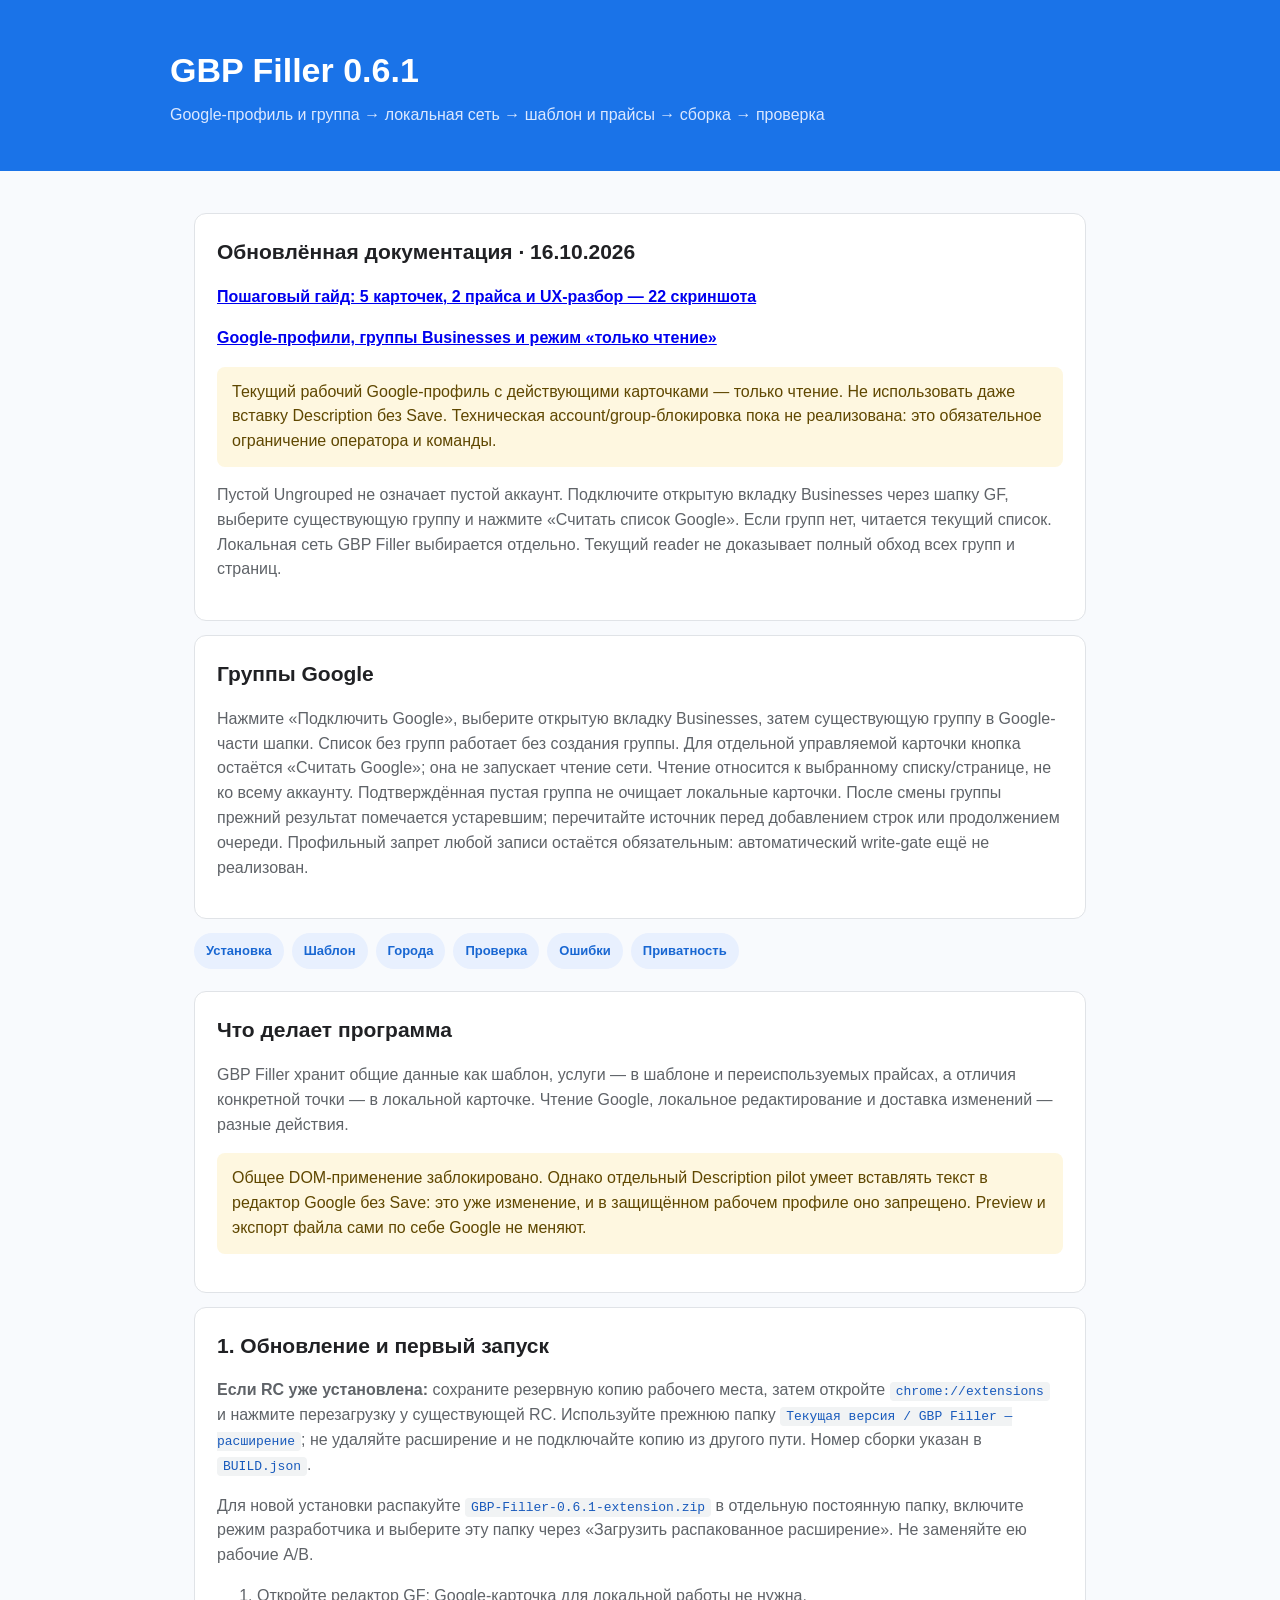
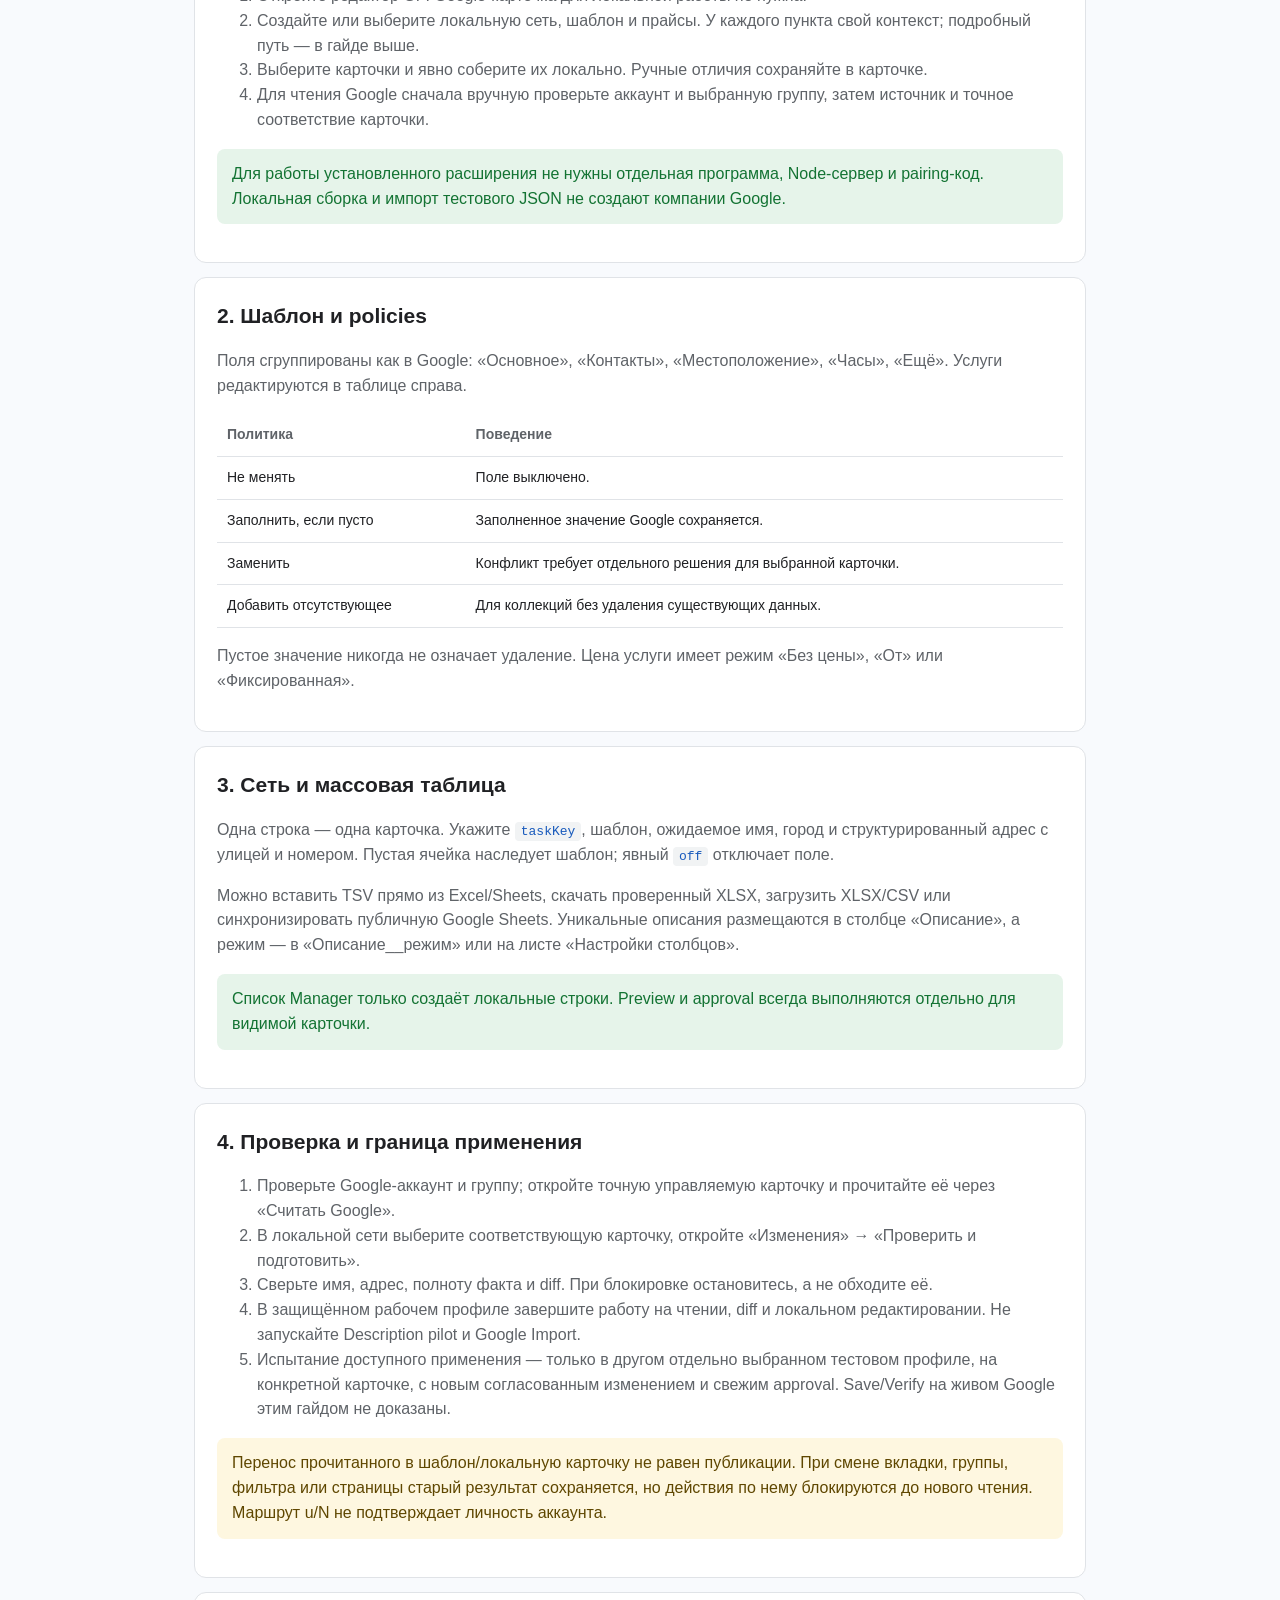
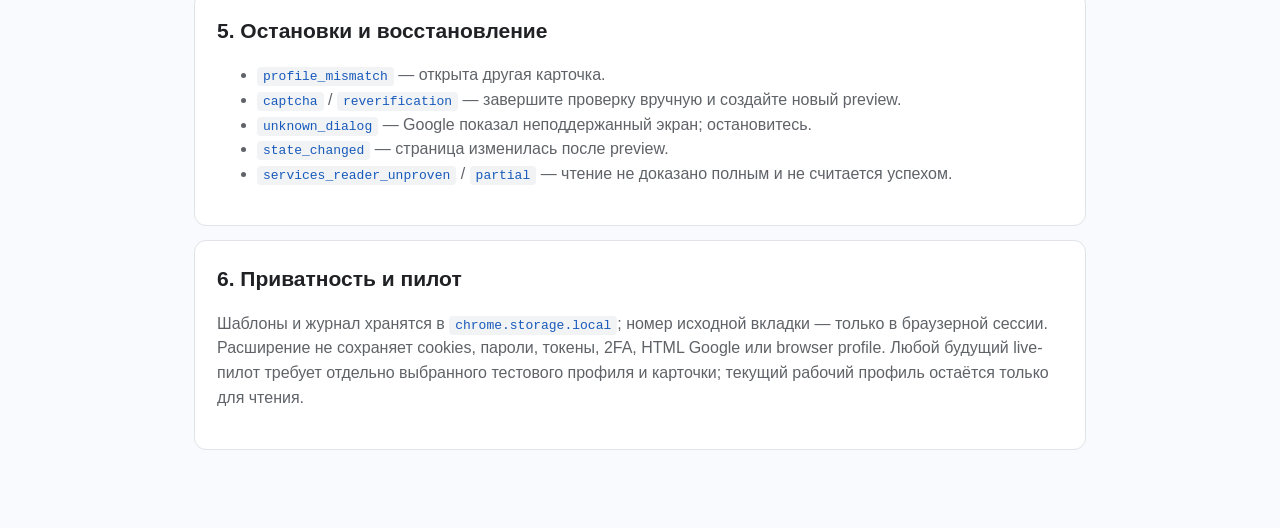
<file: extension/GBP Filler — Быстрый старт.html>
<!doctype html>
<html lang="ru">
<head>
  <meta charset="utf-8">
  <meta name="viewport" content="width=device-width,initial-scale=1">
  <title>GBP Filler 0.6.1 — быстрый старт</title>
  <link rel="icon" type="image/png" sizes="32x32" href="./icons/gy-icon-v3-32.png">
  <style>
    :root{font-family:Roboto,Arial,sans-serif;color:#202124;background:#f8fafd;line-height:1.55}
    *{box-sizing:border-box}body{margin:0}header{background:#1a73e8;color:#fff;padding:44px 24px}
    header div,main{max-width:940px;margin:auto}header h1{margin:0 0 6px;font-size:34px}header p{margin:0;color:#dbe8ff}
    main{padding:28px 24px 64px}nav{display:flex;flex-wrap:wrap;gap:8px;margin-bottom:22px}
    nav a{padding:8px 12px;border-radius:18px;background:#e8f0fe;color:#1967d2;text-decoration:none;font-weight:600;font-size:13px}
    section{background:#fff;border:1px solid #e0e3e7;border-radius:12px;padding:22px;margin:14px 0}
    h2{margin:0 0 12px;font-size:21px}p,li{color:#5f6368}code{background:#f1f3f4;padding:2px 6px;border-radius:4px;color:#185abc}
    .note,.safe{padding:13px 15px;border-radius:8px;background:#fef7e0;color:#5f4700}.safe{background:#e6f4ea;color:#137333}
    table{width:100%;border-collapse:collapse;font-size:14px}th,td{text-align:left;padding:10px;border-bottom:1px solid #e0e3e7}th{color:#5f6368}
    @media(prefers-color-scheme:dark){:root{color:#e8eaed;background:#202124}section{background:#292a2d;border-color:#3c4043}p,li{color:#bdc1c6}nav a{background:#394457;color:#aecbfa}code{background:#3c4043;color:#aecbfa}th,td{border-color:#3c4043}.note{background:#4a3f20;color:#fdd663}.safe{background:#1e3a2a;color:#81c995}}
  </style>
</head>
<body>
<header><div><h1>GBP Filler 0.6.1</h1><p>Google-профиль и группа → локальная сеть → шаблон и прайсы → сборка → проверка</p></div></header>
<main>
  <section><h2>Обновлённая документация · 16.10.2026</h2><p><a href="./docs/network-guide-2026-10-15/index.html"><b>Пошаговый гайд: 5 карточек, 2 прайса и UX-разбор — 22 скриншота</b></a></p><p><a href="./docs/google-context-groups.html"><b>Google-профили, группы Businesses и режим «только чтение»</b></a></p><p class="note">Текущий рабочий Google-профиль с действующими карточками — только чтение. Не использовать даже вставку Description без Save. Техническая account/group-блокировка пока не реализована: это обязательное ограничение оператора и команды.</p><p>Пустой Ungrouped не означает пустой аккаунт. Подключите открытую вкладку Businesses через шапку GF, выберите существующую группу и нажмите «Считать список Google». Если групп нет, читается текущий список. Локальная сеть GBP Filler выбирается отдельно. Текущий reader не доказывает полный обход всех групп и страниц.</p></section>
  <section><h2>Группы Google</h2><p>Нажмите «Подключить Google», выберите открытую вкладку Businesses, затем существующую группу в Google-части шапки. Список без групп работает без создания группы. Для отдельной управляемой карточки кнопка остаётся «Считать Google»; она не запускает чтение сети. Чтение относится к выбранному списку/странице, не ко всему аккаунту. Подтверждённая пустая группа не очищает локальные карточки. После смены группы прежний результат помечается устаревшим; перечитайте источник перед добавлением строк или продолжением очереди. Профильный запрет любой записи остаётся обязательным: автоматический write-gate ещё не реализован.</p></section>
  <nav><a href="#install">Установка</a><a href="#template">Шаблон</a><a href="#cities">Города</a><a href="#apply">Проверка</a><a href="#errors">Ошибки</a><a href="#privacy">Приватность</a></nav>
  <section><h2>Что делает программа</h2><p>GBP Filler хранит общие данные как шаблон, услуги — в шаблоне и переиспользуемых прайсах, а отличия конкретной точки — в локальной карточке. Чтение Google, локальное редактирование и доставка изменений — разные действия.</p><p class="note">Общее DOM-применение заблокировано. Однако отдельный Description pilot умеет вставлять текст в редактор Google без Save: это уже изменение, и в защищённом рабочем профиле оно запрещено. Preview и экспорт файла сами по себе Google не меняют.</p></section>
<section id="install"><h2>1. Обновление и первый запуск</h2><p><b>Если RC уже установлена:</b> сохраните резервную копию рабочего места, затем откройте <code>chrome://extensions</code> и нажмите перезагрузку у существующей RC. Используйте прежнюю папку <code>Текущая версия / GBP Filler — расширение</code>; не удаляйте расширение и не подключайте копию из другого пути. Номер сборки указан в <code>BUILD.json</code>.</p><p>Для новой установки распакуйте <code>GBP-Filler-0.6.1-extension.zip</code> в отдельную постоянную папку, включите режим разработчика и выберите эту папку через «Загрузить распакованное расширение». Не заменяйте ею рабочие A/B.</p><ol><li>Откройте редактор GF: Google-карточка для локальной работы не нужна.</li><li>Создайте или выберите локальную сеть, шаблон и прайсы. У каждого пункта свой контекст; подробный путь — в гайде выше.</li><li>Выберите карточки и явно соберите их локально. Ручные отличия сохраняйте в карточке.</li><li>Для чтения Google сначала вручную проверьте аккаунт и выбранную группу, затем источник и точное соответствие карточки.</li></ol><p class="safe">Для работы установленного расширения не нужны отдельная программа, Node-сервер и pairing-код. Локальная сборка и импорт тестового JSON не создают компании Google.</p></section>
  <section id="template"><h2>2. Шаблон и policies</h2><p>Поля сгруппированы как в Google: «Основное», «Контакты», «Местоположение», «Часы», «Ещё». Услуги редактируются в таблице справа.</p><table><tr><th>Политика</th><th>Поведение</th></tr><tr><td>Не менять</td><td>Поле выключено.</td></tr><tr><td>Заполнить, если пусто</td><td>Заполненное значение Google сохраняется.</td></tr><tr><td>Заменить</td><td>Конфликт требует отдельного решения для выбранной карточки.</td></tr><tr><td>Добавить отсутствующее</td><td>Для коллекций без удаления существующих данных.</td></tr></table><p>Пустое значение никогда не означает удаление. Цена услуги имеет режим «Без цены», «От» или «Фиксированная».</p></section>
  <section id="cities"><h2>3. Сеть и массовая таблица</h2><p>Одна строка — одна карточка. Укажите <code>taskKey</code>, шаблон, ожидаемое имя, город и структурированный адрес с улицей и номером. Пустая ячейка наследует шаблон; явный <code>off</code> отключает поле.</p><p>Можно вставить TSV прямо из Excel/Sheets, скачать проверенный XLSX, загрузить XLSX/CSV или синхронизировать публичную Google Sheets. Уникальные описания размещаются в столбце «Описание», а режим — в «Описание__режим» или на листе «Настройки столбцов».</p><p class="safe">Список Manager только создаёт локальные строки. Preview и approval всегда выполняются отдельно для видимой карточки.</p></section>
  <section id="apply"><h2>4. Проверка и граница применения</h2><ol><li>Проверьте Google-аккаунт и группу; откройте точную управляемую карточку и прочитайте её через «Считать Google».</li><li>В локальной сети выберите соответствующую карточку, откройте «Изменения» → «Проверить и подготовить».</li><li>Сверьте имя, адрес, полноту факта и diff. При блокировке остановитесь, а не обходите её.</li><li>В защищённом рабочем профиле завершите работу на чтении, diff и локальном редактировании. Не запускайте Description pilot и Google Import.</li><li>Испытание доступного применения — только в другом отдельно выбранном тестовом профиле, на конкретной карточке, с новым согласованным изменением и свежим approval. Save/Verify на живом Google этим гайдом не доказаны.</li></ol><p class="note">Перенос прочитанного в шаблон/локальную карточку не равен публикации. При смене вкладки, группы, фильтра или страницы старый результат сохраняется, но действия по нему блокируются до нового чтения. Маршрут u/N не подтверждает личность аккаунта.</p></section>
  <section id="errors"><h2>5. Остановки и восстановление</h2><ul><li><code>profile_mismatch</code> — открыта другая карточка.</li><li><code>captcha</code> / <code>reverification</code> — завершите проверку вручную и создайте новый preview.</li><li><code>unknown_dialog</code> — Google показал неподдержанный экран; остановитесь.</li><li><code>state_changed</code> — страница изменилась после preview.</li><li><code>services_reader_unproven</code> / <code>partial</code> — чтение не доказано полным и не считается успехом.</li></ul></section>
  <section id="privacy"><h2>6. Приватность и пилот</h2><p>Шаблоны и журнал хранятся в <code>chrome.storage.local</code>; номер исходной вкладки — только в браузерной сессии. Расширение не сохраняет cookies, пароли, токены, 2FA, HTML Google или browser profile. Любой будущий live-пилот требует отдельно выбранного тестового профиля и карточки; текущий рабочий профиль остаётся только для чтения.</p></section>
</main>
</body>
</html>
</file>
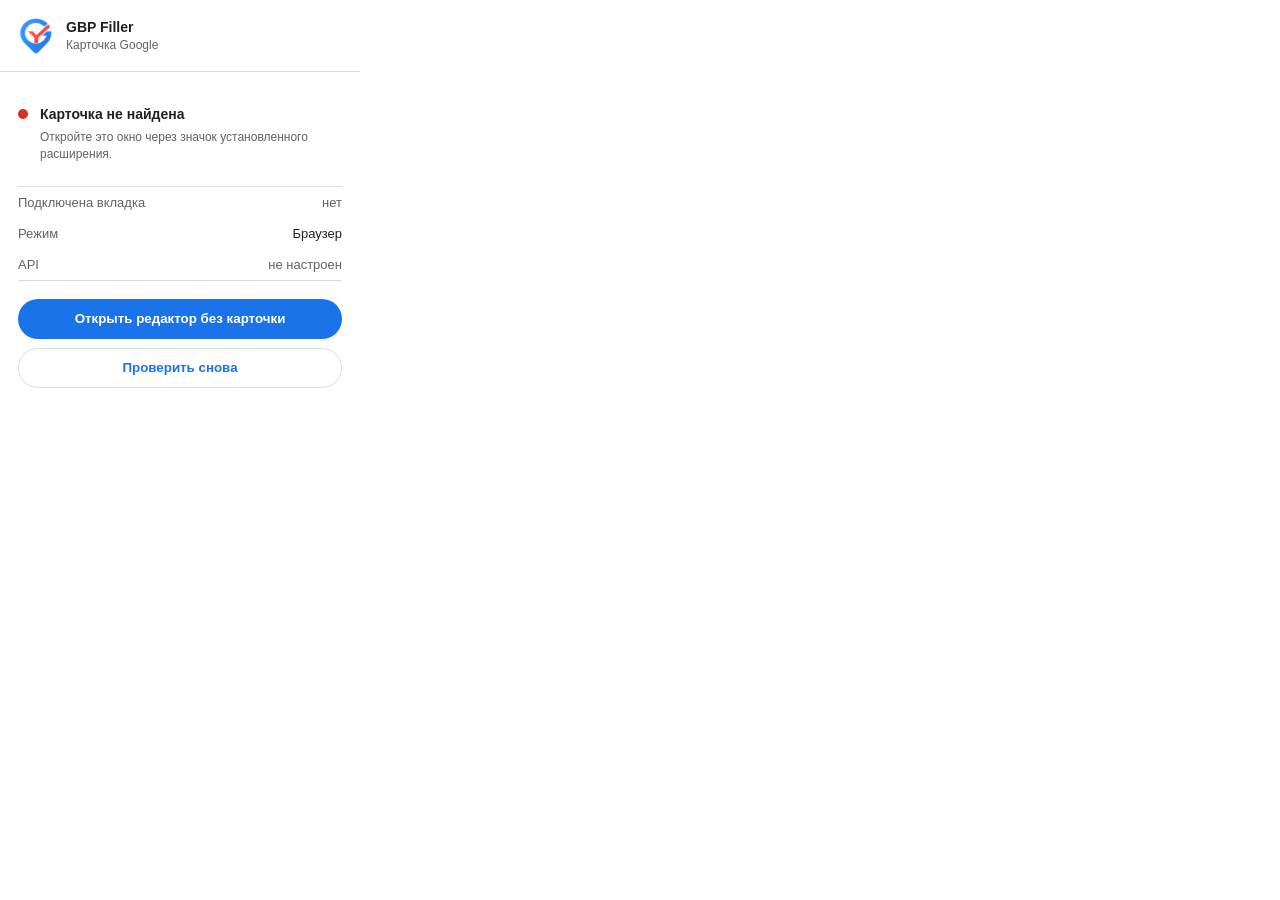
<file: extension/popup.html>
<!doctype html>
<html lang="ru">
  <head>
    <meta charset="UTF-8">
    <meta name="viewport" content="width=device-width,initial-scale=1">
    <title>GBP Filler</title>
    <link rel="icon" type="image/png" sizes="32x32" href="icons/gy-icon-v3-32.png">
    <link rel="stylesheet" href="popup.css">
  </head>
  <body>
    <header><span class="mark"><img src="icons/gy-icon-v3-48.png" alt=""></span><div><strong>GBP Filler</strong><small id="subtitle">Проверка вкладки</small></div></header>
    <main>
      <div id="state" class="status pending" role="status" aria-live="polite"><span class="dot"></span><div><b>Проверяем вкладку…</b><p>Откройте профиль компании в Google.</p></div></div>
      <dl>
        <div><dt>Подключена вкладка</dt><dd id="bound" class="muted">нет</dd></div>
        <div><dt>Режим</dt><dd>Браузер</dd></div>
        <div><dt>API</dt><dd id="api" class="muted">не настроен</dd></div>
      </dl>
      <button id="connect" hidden>Подключить эту вкладку</button>
      <button id="open" disabled>Открыть редактор</button>
      <button id="network" hidden>Открыть сеть в редакторе</button>
      <button id="retry" class="secondary">Проверить снова</button>
    </main>
    <script src="popup.js"></script>
  </body>
</html>
</file>
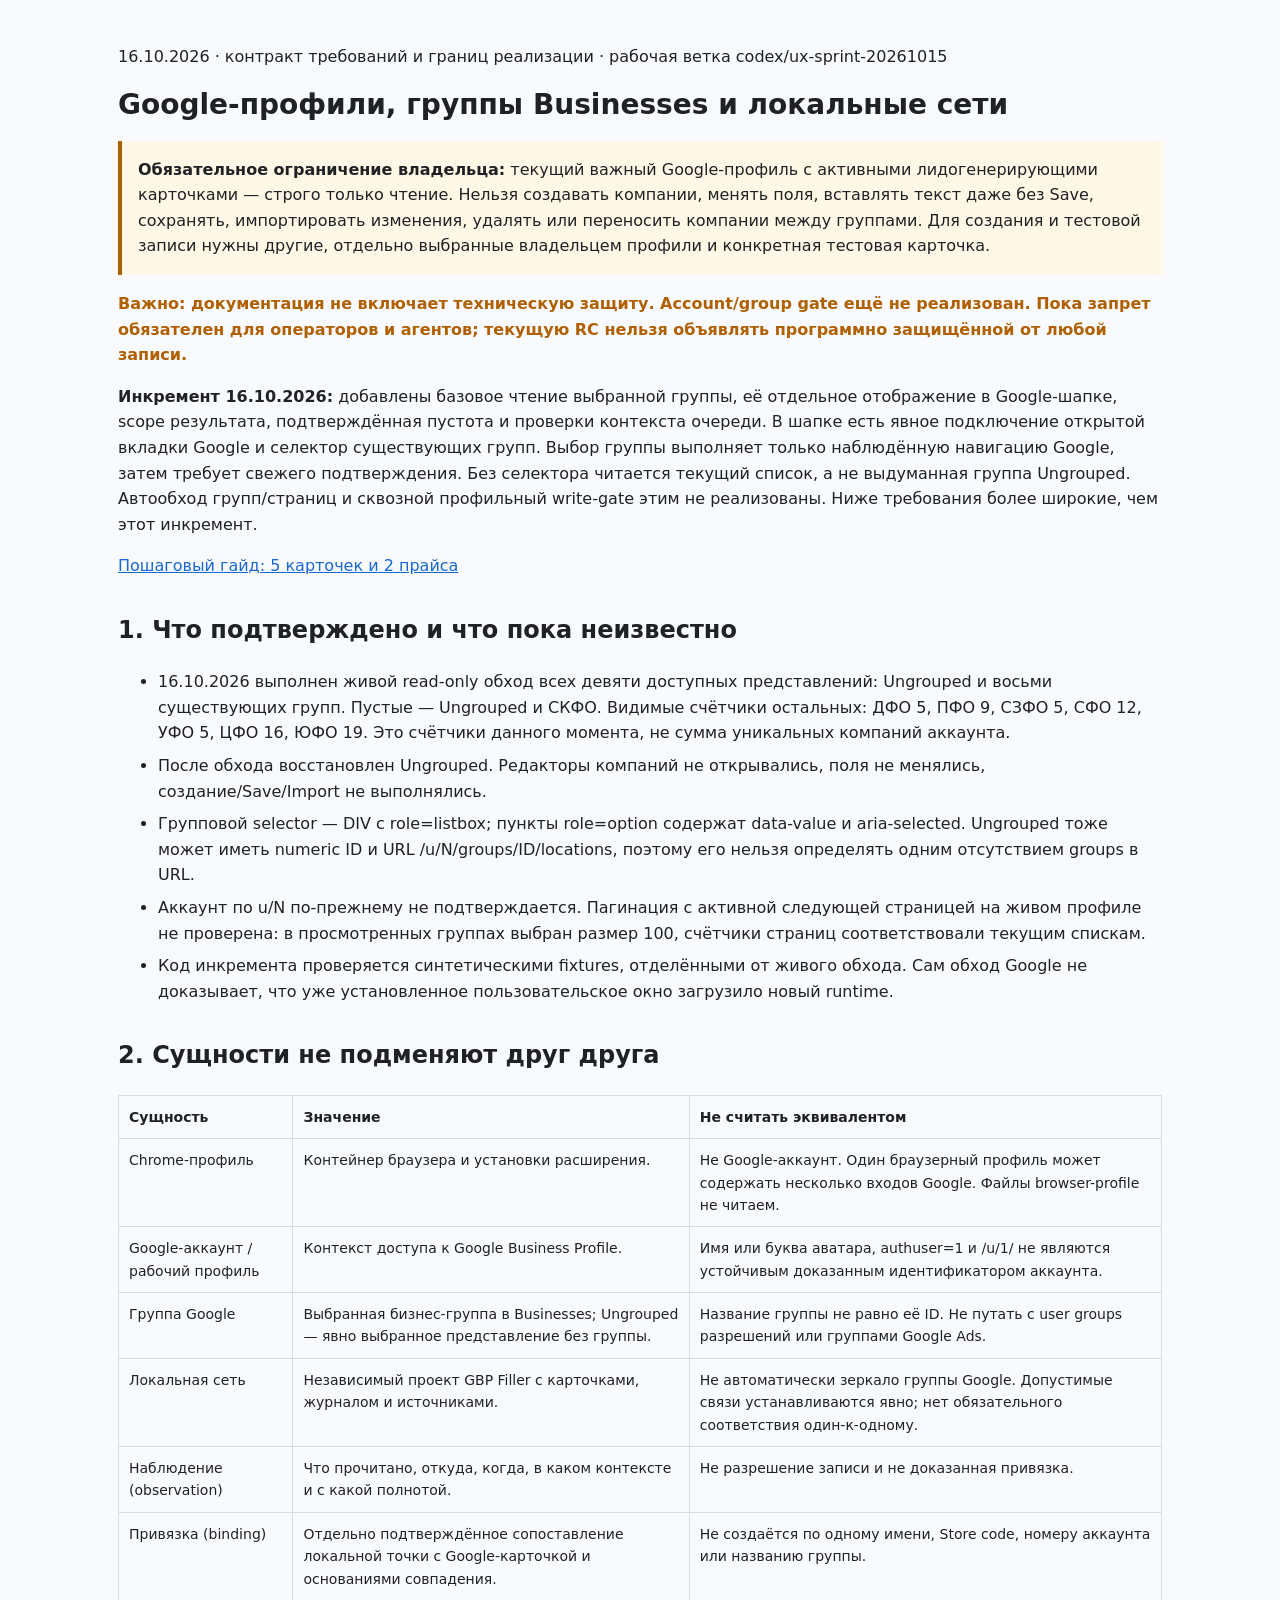
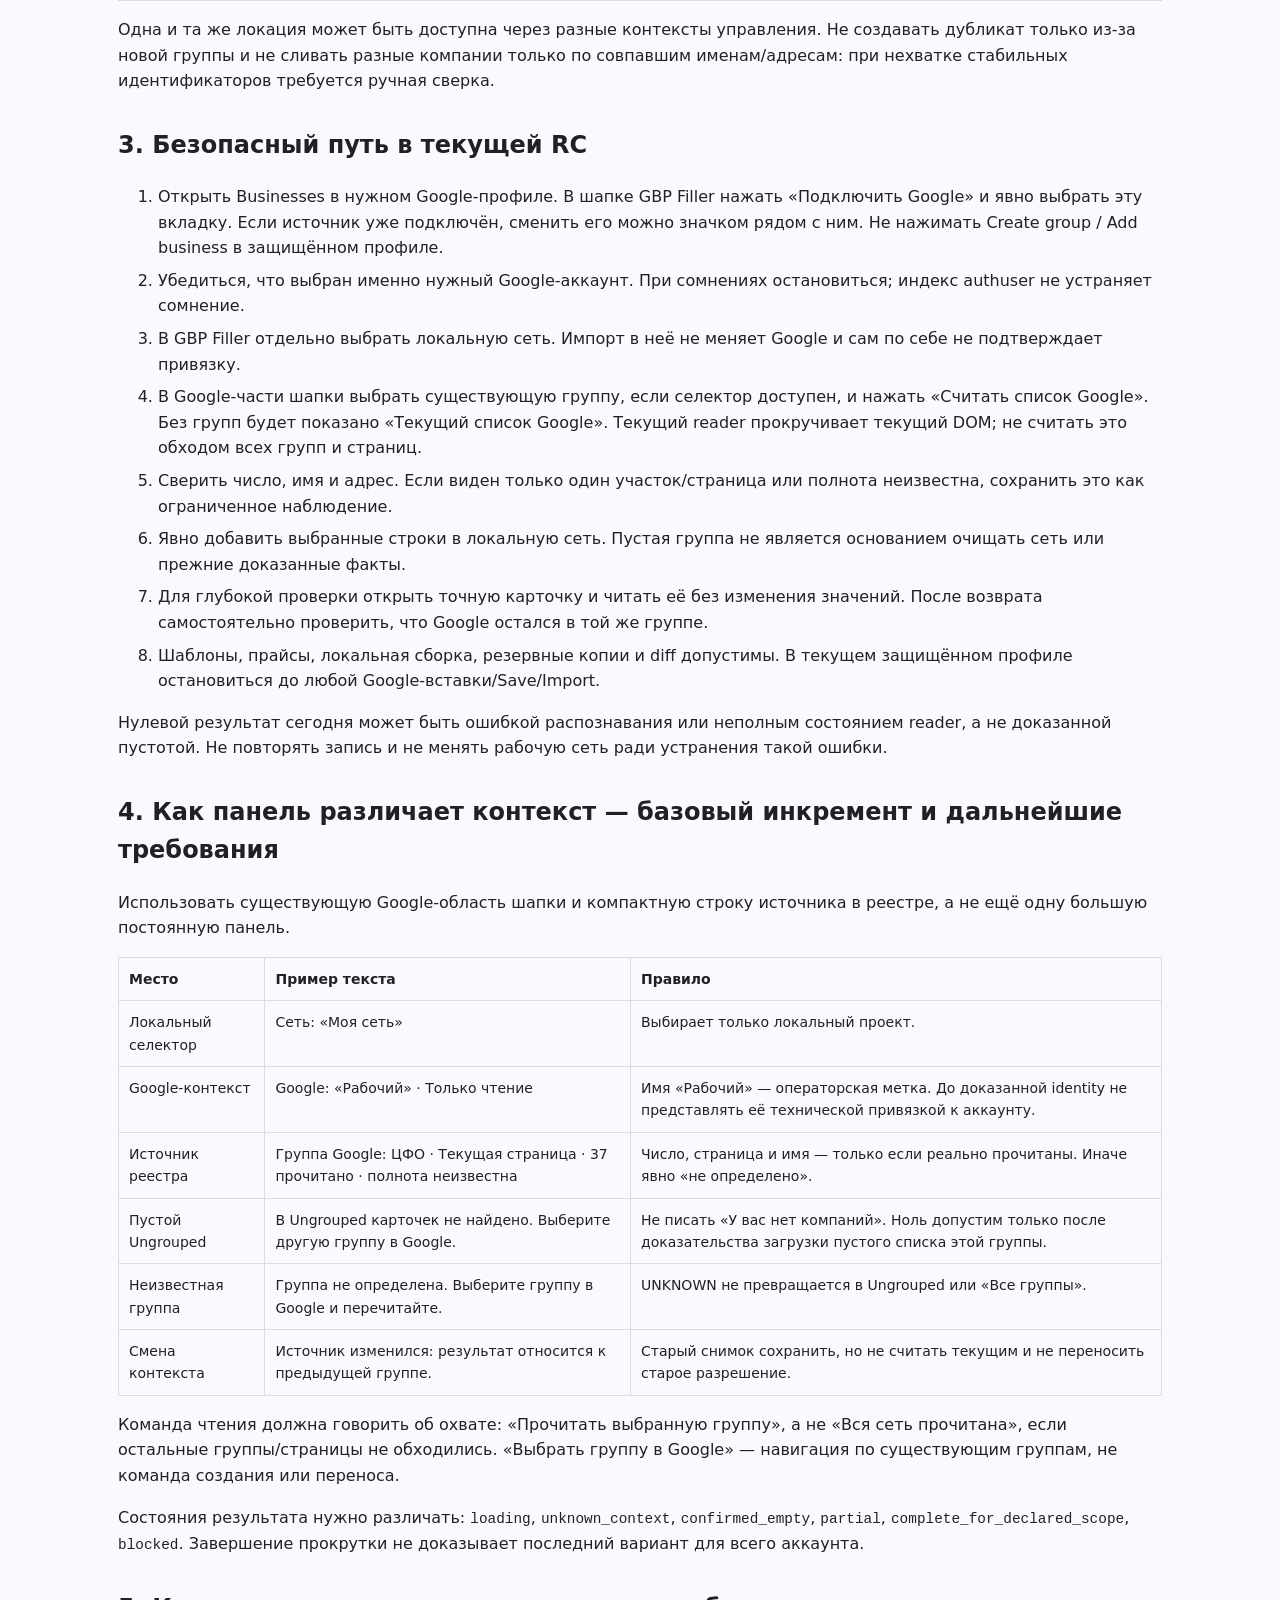
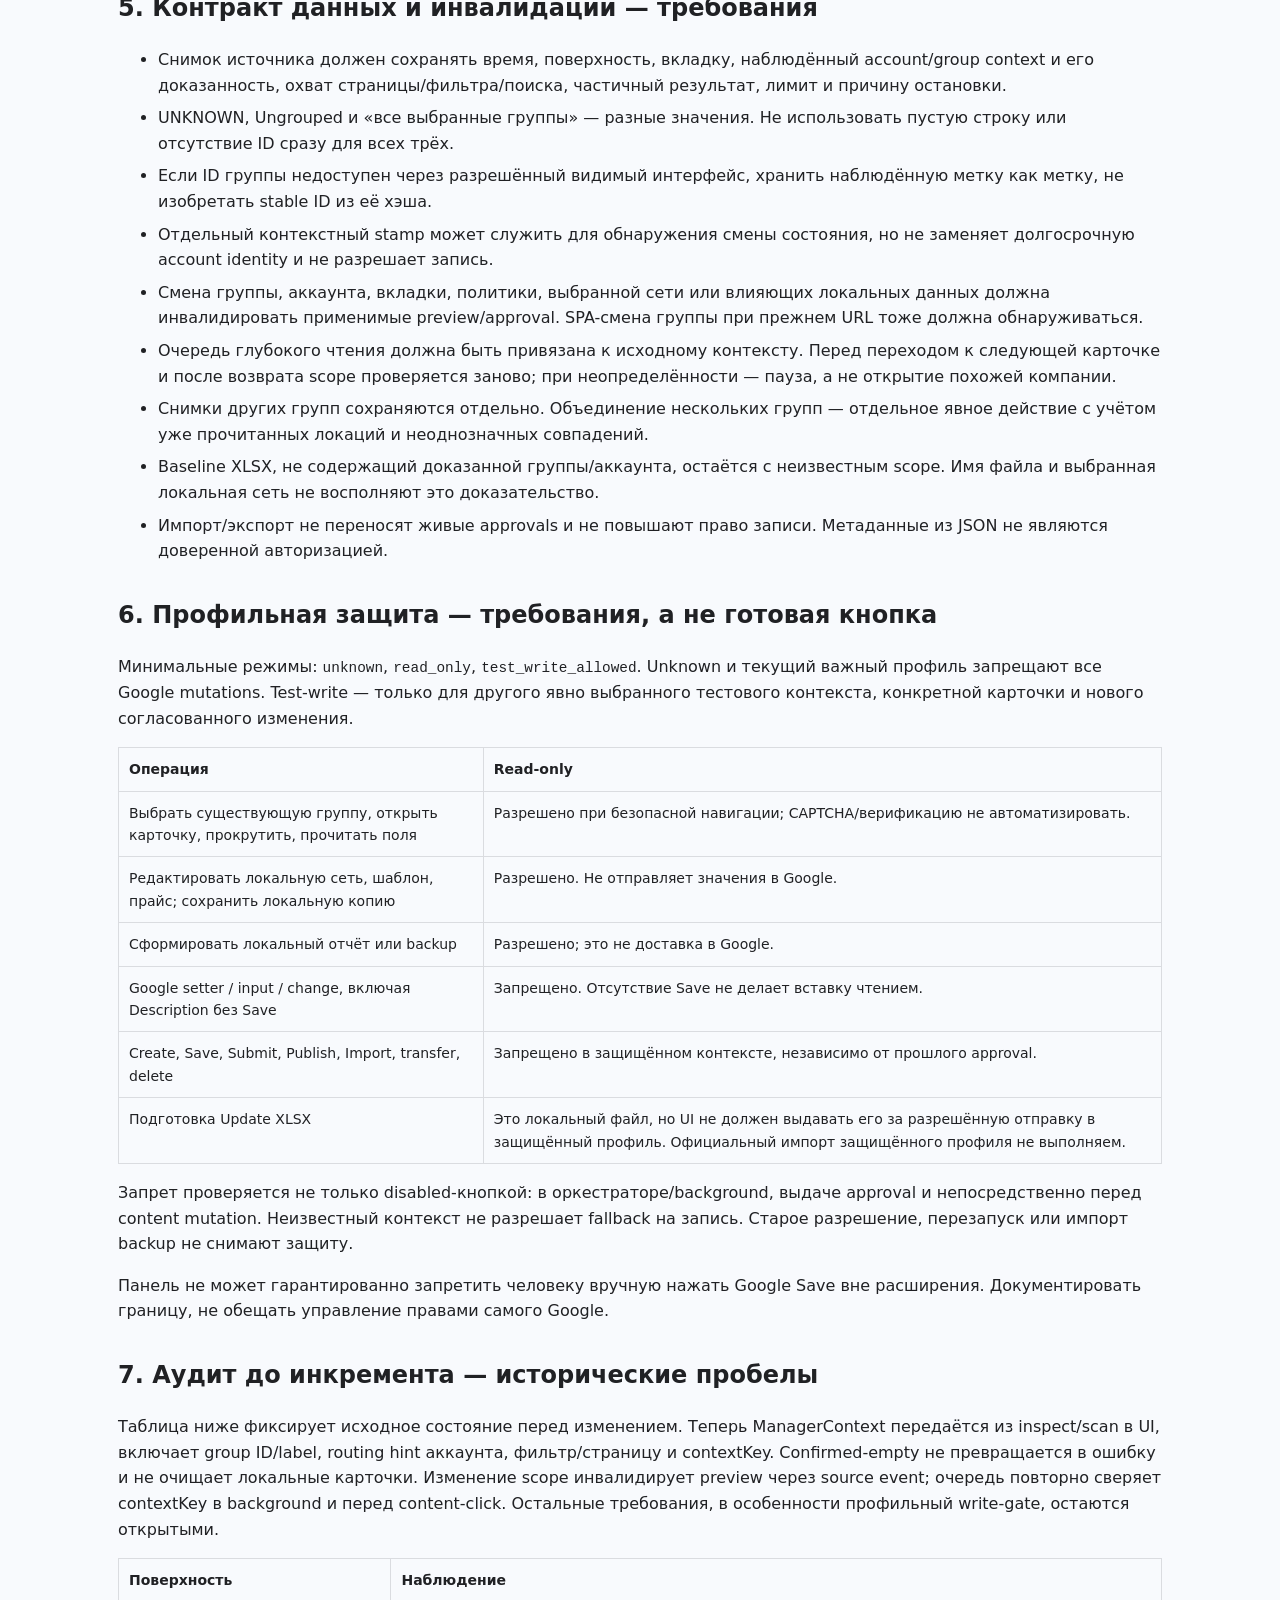
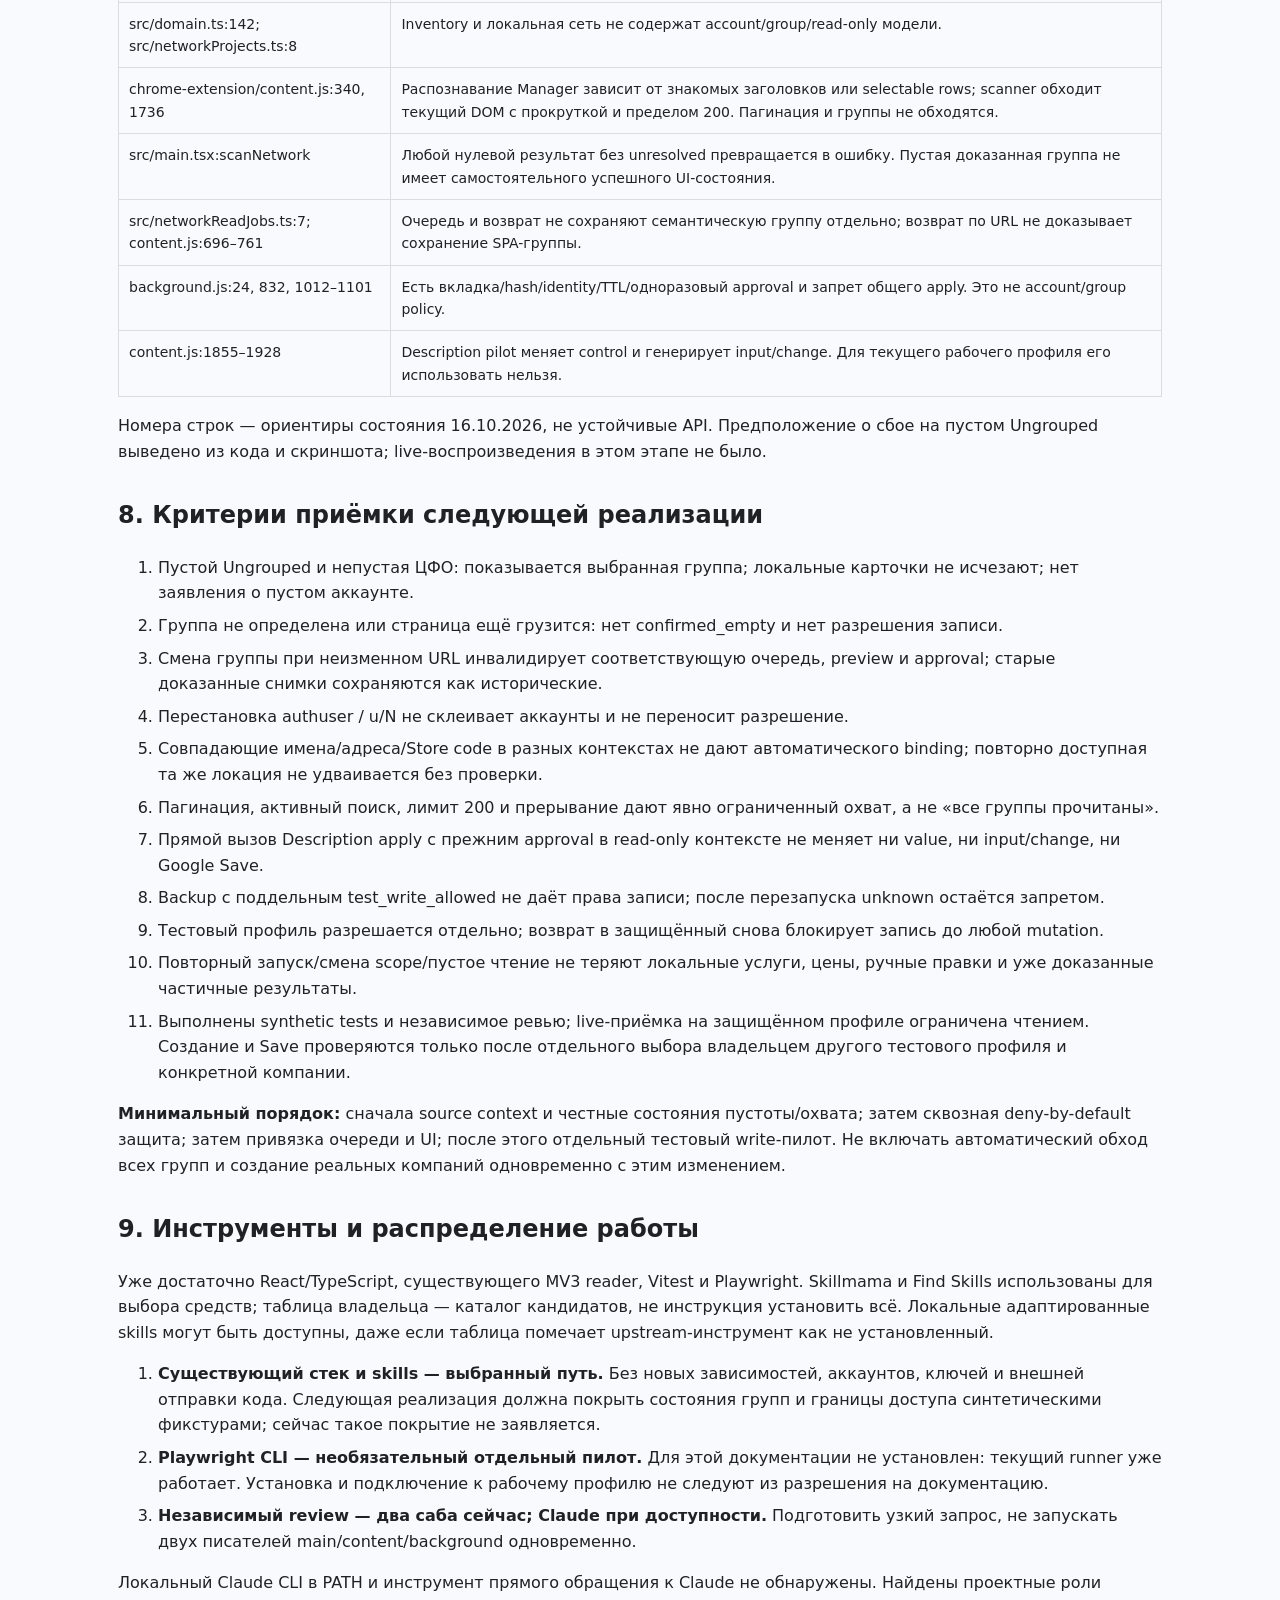
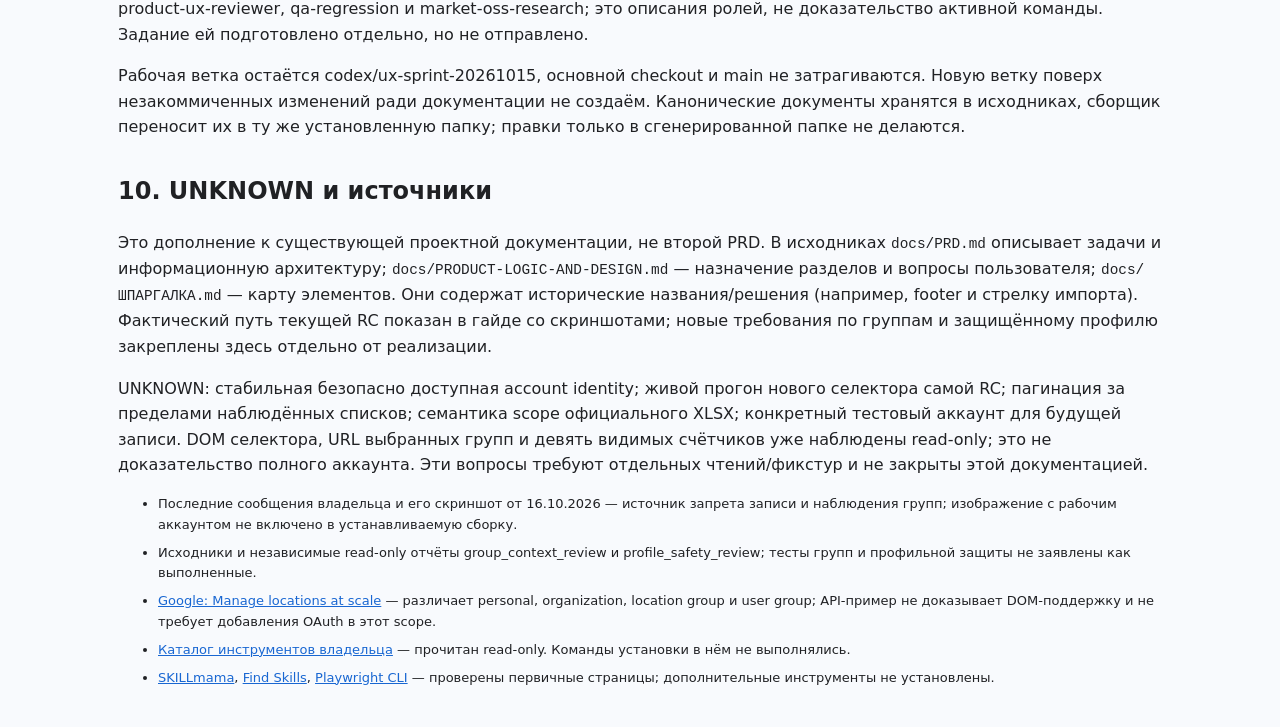
<file: extension/docs/google-context-groups.html>
<!doctype html>
<html lang="ru"><head><meta charset="utf-8"><meta name="viewport" content="width=device-width,initial-scale=1"><title>GBP Filler — Google-профили, группы и режим чтения</title>
<style>:root{font:16px/1.6 system-ui,sans-serif;color:#202124;background:#f8fafd}*{box-sizing:border-box}body{max-width:1100px;margin:auto;padding:28px}h1{font-size:28px;line-height:1.2}h2{margin-top:32px}a{color:#1967d2}table{border-collapse:collapse;width:100%;font-size:14px}td,th{border:1px solid #dadce0;padding:10px;text-align:left;vertical-align:top}.table{overflow:auto}aside{padding:16px;border-left:4px solid #b06000;background:#fff8e6}code{font-size:.9em}li{margin:7px 0}.status{font-weight:600;color:#b06000}.sources{font-size:13px}@media(prefers-color-scheme:dark){:root{color:#e8eaed;background:#202124}a{color:#8ab4f8}td,th{border-color:#5f6368}aside{background:#493b16}.status{color:#fdd663}}</style></head><body>
<p>16.10.2026 · контракт требований и границ реализации · рабочая ветка codex/ux-sprint-20261015</p>
<h1>Google-профили, группы Businesses и локальные сети</h1>
<aside><b>Обязательное ограничение владельца:</b> текущий важный Google-профиль с активными лидогенерирующими карточками — строго только чтение. Нельзя создавать компании, менять поля, вставлять текст даже без Save, сохранять, импортировать изменения, удалять или переносить компании между группами. Для создания и тестовой записи нужны другие, отдельно выбранные владельцем профили и конкретная тестовая карточка.</aside>
<p class="status">Важно: документация не включает техническую защиту. Account/group gate ещё не реализован. Пока запрет обязателен для операторов и агентов; текущую RC нельзя объявлять программно защищённой от любой записи.</p>
<p><b>Инкремент 16.10.2026:</b> добавлены базовое чтение выбранной группы, её отдельное отображение в Google-шапке, scope результата, подтверждённая пустота и проверки контекста очереди. В шапке есть явное подключение открытой вкладки Google и селектор существующих групп. Выбор группы выполняет только наблюдённую навигацию Google, затем требует свежего подтверждения. Без селектора читается текущий список, а не выдуманная группа Ungrouped. Автообход групп/страниц и сквозной профильный write-gate этим не реализованы. Ниже требования более широкие, чем этот инкремент.</p>
<p><a href="network-guide-2026-10-15/index.html">Пошаговый гайд: 5 карточек и 2 прайса</a></p>

<h2>1. Что подтверждено и что пока неизвестно</h2>
<ul><li>16.10.2026 выполнен живой read-only обход всех девяти доступных представлений: Ungrouped и восьми существующих групп. Пустые — Ungrouped и СКФО. Видимые счётчики остальных: ДФО 5, ПФО 9, СЗФО 5, СФО 12, УФО 5, ЦФО 16, ЮФО 19. Это счётчики данного момента, не сумма уникальных компаний аккаунта.</li><li>После обхода восстановлен Ungrouped. Редакторы компаний не открывались, поля не менялись, создание/Save/Import не выполнялись.</li><li>Групповой selector — DIV с role=listbox; пункты role=option содержат data-value и aria-selected. Ungrouped тоже может иметь numeric ID и URL /u/N/groups/ID/locations, поэтому его нельзя определять одним отсутствием groups в URL.</li><li>Аккаунт по u/N по-прежнему не подтверждается. Пагинация с активной следующей страницей на живом профиле не проверена: в просмотренных группах выбран размер 100, счётчики страниц соответствовали текущим спискам.</li><li>Код инкремента проверяется синтетическими fixtures, отделёнными от живого обхода. Сам обход Google не доказывает, что уже установленное пользовательское окно загрузило новый runtime.</li></ul>

<h2>2. Сущности не подменяют друг друга</h2>
<div class="table"><table><thead><tr><th>Сущность</th><th>Значение</th><th>Не считать эквивалентом</th></tr></thead><tbody>
<tr><td>Chrome-профиль</td><td>Контейнер браузера и установки расширения.</td><td>Не Google-аккаунт. Один браузерный профиль может содержать несколько входов Google. Файлы browser-profile не читаем.</td></tr>
<tr><td>Google-аккаунт / рабочий профиль</td><td>Контекст доступа к Google Business Profile.</td><td>Имя или буква аватара, authuser=1 и /u/1/ не являются устойчивым доказанным идентификатором аккаунта.</td></tr>
<tr><td>Группа Google</td><td>Выбранная бизнес-группа в Businesses; Ungrouped — явно выбранное представление без группы.</td><td>Название группы не равно её ID. Не путать с user groups разрешений или группами Google Ads.</td></tr>
<tr><td>Локальная сеть</td><td>Независимый проект GBP Filler с карточками, журналом и источниками.</td><td>Не автоматически зеркало группы Google. Допустимые связи устанавливаются явно; нет обязательного соответствия один-к-одному.</td></tr>
<tr><td>Наблюдение (observation)</td><td>Что прочитано, откуда, когда, в каком контексте и с какой полнотой.</td><td>Не разрешение записи и не доказанная привязка.</td></tr>
<tr><td>Привязка (binding)</td><td>Отдельно подтверждённое сопоставление локальной точки с Google-карточкой и основаниями совпадения.</td><td>Не создаётся по одному имени, Store code, номеру аккаунта или названию группы.</td></tr>
</tbody></table></div>
<p>Одна и та же локация может быть доступна через разные контексты управления. Не создавать дубликат только из-за новой группы и не сливать разные компании только по совпавшим именам/адресам: при нехватке стабильных идентификаторов требуется ручная сверка.</p>

<h2>3. Безопасный путь в текущей RC</h2>
<ol><li>Открыть Businesses в нужном Google-профиле. В шапке GBP Filler нажать «Подключить Google» и явно выбрать эту вкладку. Если источник уже подключён, сменить его можно значком рядом с ним. Не нажимать Create group / Add business в защищённом профиле.</li><li>Убедиться, что выбран именно нужный Google-аккаунт. При сомнениях остановиться; индекс authuser не устраняет сомнение.</li><li>В GBP Filler отдельно выбрать локальную сеть. Импорт в неё не меняет Google и сам по себе не подтверждает привязку.</li><li>В Google-части шапки выбрать существующую группу, если селектор доступен, и нажать «Считать список Google». Без групп будет показано «Текущий список Google». Текущий reader прокручивает текущий DOM; не считать это обходом всех групп и страниц.</li><li>Сверить число, имя и адрес. Если виден только один участок/страница или полнота неизвестна, сохранить это как ограниченное наблюдение.</li><li>Явно добавить выбранные строки в локальную сеть. Пустая группа не является основанием очищать сеть или прежние доказанные факты.</li><li>Для глубокой проверки открыть точную карточку и читать её без изменения значений. После возврата самостоятельно проверить, что Google остался в той же группе.</li><li>Шаблоны, прайсы, локальная сборка, резервные копии и diff допустимы. В текущем защищённом профиле остановиться до любой Google-вставки/Save/Import.</li></ol>
<p>Нулевой результат сегодня может быть ошибкой распознавания или неполным состоянием reader, а не доказанной пустотой. Не повторять запись и не менять рабочую сеть ради устранения такой ошибки.</p>

<h2>4. Как панель различает контекст — базовый инкремент и дальнейшие требования</h2>
<p>Использовать существующую Google-область шапки и компактную строку источника в реестре, а не ещё одну большую постоянную панель.</p>
<div class="table"><table><thead><tr><th>Место</th><th>Пример текста</th><th>Правило</th></tr></thead><tbody>
<tr><td>Локальный селектор</td><td>Сеть: «Моя сеть»</td><td>Выбирает только локальный проект.</td></tr>
<tr><td>Google-контекст</td><td>Google: «Рабочий» · Только чтение</td><td>Имя «Рабочий» — операторская метка. До доказанной identity не представлять её технической привязкой к аккаунту.</td></tr>
<tr><td>Источник реестра</td><td>Группа Google: ЦФО · Текущая страница · 37 прочитано · полнота неизвестна</td><td>Число, страница и имя — только если реально прочитаны. Иначе явно «не определено».</td></tr>
<tr><td>Пустой Ungrouped</td><td>В Ungrouped карточек не найдено. Выберите другую группу в Google.</td><td>Не писать «У вас нет компаний». Ноль допустим только после доказательства загрузки пустого списка этой группы.</td></tr>
<tr><td>Неизвестная группа</td><td>Группа не определена. Выберите группу в Google и перечитайте.</td><td>UNKNOWN не превращается в Ungrouped или «Все группы».</td></tr>
<tr><td>Смена контекста</td><td>Источник изменился: результат относится к предыдущей группе.</td><td>Старый снимок сохранить, но не считать текущим и не переносить старое разрешение.</td></tr>
</tbody></table></div>
<p>Команда чтения должна говорить об охвате: «Прочитать выбранную группу», а не «Вся сеть прочитана», если остальные группы/страницы не обходились. «Выбрать группу в Google» — навигация по существующим группам, не команда создания или переноса.</p>
<p>Состояния результата нужно различать: <code>loading</code>, <code>unknown_context</code>, <code>confirmed_empty</code>, <code>partial</code>, <code>complete_for_declared_scope</code>, <code>blocked</code>. Завершение прокрутки не доказывает последний вариант для всего аккаунта.</p>

<h2>5. Контракт данных и инвалидации — требования</h2>
<ul><li>Снимок источника должен сохранять время, поверхность, вкладку, наблюдённый account/group context и его доказанность, охват страницы/фильтра/поиска, частичный результат, лимит и причину остановки.</li><li>UNKNOWN, Ungrouped и «все выбранные группы» — разные значения. Не использовать пустую строку или отсутствие ID сразу для всех трёх.</li><li>Если ID группы недоступен через разрешённый видимый интерфейс, хранить наблюдённую метку как метку, не изобретать stable ID из её хэша.</li><li>Отдельный контекстный stamp может служить для обнаружения смены состояния, но не заменяет долгосрочную account identity и не разрешает запись.</li><li>Смена группы, аккаунта, вкладки, политики, выбранной сети или влияющих локальных данных должна инвалидировать применимые preview/approval. SPA-смена группы при прежнем URL тоже должна обнаруживаться.</li><li>Очередь глубокого чтения должна быть привязана к исходному контексту. Перед переходом к следующей карточке и после возврата scope проверяется заново; при неопределённости — пауза, а не открытие похожей компании.</li><li>Снимки других групп сохраняются отдельно. Объединение нескольких групп — отдельное явное действие с учётом уже прочитанных локаций и неоднозначных совпадений.</li><li>Baseline XLSX, не содержащий доказанной группы/аккаунта, остаётся с неизвестным scope. Имя файла и выбранная локальная сеть не восполняют это доказательство.</li><li>Импорт/экспорт не переносят живые approvals и не повышают право записи. Метаданные из JSON не являются доверенной авторизацией.</li></ul>

<h2>6. Профильная защита — требования, а не готовая кнопка</h2>
<p>Минимальные режимы: <code>unknown</code>, <code>read_only</code>, <code>test_write_allowed</code>. Unknown и текущий важный профиль запрещают все Google mutations. Test-write — только для другого явно выбранного тестового контекста, конкретной карточки и нового согласованного изменения.</p>
<div class="table"><table><thead><tr><th>Операция</th><th>Read-only</th></tr></thead><tbody>
<tr><td>Выбрать существующую группу, открыть карточку, прокрутить, прочитать поля</td><td>Разрешено при безопасной навигации; CAPTCHA/верификацию не автоматизировать.</td></tr>
<tr><td>Редактировать локальную сеть, шаблон, прайс; сохранить локальную копию</td><td>Разрешено. Не отправляет значения в Google.</td></tr>
<tr><td>Сформировать локальный отчёт или backup</td><td>Разрешено; это не доставка в Google.</td></tr>
<tr><td>Google setter / input / change, включая Description без Save</td><td>Запрещено. Отсутствие Save не делает вставку чтением.</td></tr>
<tr><td>Create, Save, Submit, Publish, Import, transfer, delete</td><td>Запрещено в защищённом контексте, независимо от прошлого approval.</td></tr>
<tr><td>Подготовка Update XLSX</td><td>Это локальный файл, но UI не должен выдавать его за разрешённую отправку в защищённый профиль. Официальный импорт защищённого профиля не выполняем.</td></tr>
</tbody></table></div>
<p>Запрет проверяется не только disabled-кнопкой: в оркестраторе/background, выдаче approval и непосредственно перед content mutation. Неизвестный контекст не разрешает fallback на запись. Старое разрешение, перезапуск или импорт backup не снимают защиту.</p>
<p>Панель не может гарантированно запретить человеку вручную нажать Google Save вне расширения. Документировать границу, не обещать управление правами самого Google.</p>

<h2>7. Аудит до инкремента — исторические пробелы</h2>
<p>Таблица ниже фиксирует исходное состояние перед изменением. Теперь ManagerContext передаётся из inspect/scan в UI, включает group ID/label, routing hint аккаунта, фильтр/страницу и contextKey. Confirmed-empty не превращается в ошибку и не очищает локальные карточки. Изменение scope инвалидирует preview через source event; очередь повторно сверяет contextKey в background и перед content-click. Остальные требования, в особенности профильный write-gate, остаются открытыми.</p>
<div class="table"><table><thead><tr><th>Поверхность</th><th>Наблюдение</th></tr></thead><tbody>
<tr><td>src/domain.ts:142; src/networkProjects.ts:8</td><td>Inventory и локальная сеть не содержат account/group/read-only модели.</td></tr>
<tr><td>chrome-extension/content.js:340, 1736</td><td>Распознавание Manager зависит от знакомых заголовков или selectable rows; scanner обходит текущий DOM с прокруткой и пределом 200. Пагинация и группы не обходятся.</td></tr>
<tr><td>src/main.tsx:scanNetwork</td><td>Любой нулевой результат без unresolved превращается в ошибку. Пустая доказанная группа не имеет самостоятельного успешного UI-состояния.</td></tr>
<tr><td>src/networkReadJobs.ts:7; content.js:696–761</td><td>Очередь и возврат не сохраняют семантическую группу отдельно; возврат по URL не доказывает сохранение SPA-группы.</td></tr>
<tr><td>background.js:24, 832, 1012–1101</td><td>Есть вкладка/hash/identity/TTL/одноразовый approval и запрет общего apply. Это не account/group policy.</td></tr>
<tr><td>content.js:1855–1928</td><td>Description pilot меняет control и генерирует input/change. Для текущего рабочего профиля его использовать нельзя.</td></tr>
</tbody></table></div>
<p>Номера строк — ориентиры состояния 16.10.2026, не устойчивые API. Предположение о сбое на пустом Ungrouped выведено из кода и скриншота; live-воспроизведения в этом этапе не было.</p>

<h2>8. Критерии приёмки следующей реализации</h2>
<ol><li>Пустой Ungrouped и непустая ЦФО: показывается выбранная группа; локальные карточки не исчезают; нет заявления о пустом аккаунте.</li><li>Группа не определена или страница ещё грузится: нет confirmed_empty и нет разрешения записи.</li><li>Смена группы при неизменном URL инвалидирует соответствующую очередь, preview и approval; старые доказанные снимки сохраняются как исторические.</li><li>Перестановка authuser / u/N не склеивает аккаунты и не переносит разрешение.</li><li>Совпадающие имена/адреса/Store code в разных контекстах не дают автоматического binding; повторно доступная та же локация не удваивается без проверки.</li><li>Пагинация, активный поиск, лимит 200 и прерывание дают явно ограниченный охват, а не «все группы прочитаны».</li><li>Прямой вызов Description apply с прежним approval в read-only контексте не меняет ни value, ни input/change, ни Google Save.</li><li>Backup с поддельным test_write_allowed не даёт права записи; после перезапуска unknown остаётся запретом.</li><li>Тестовый профиль разрешается отдельно; возврат в защищённый снова блокирует запись до любой mutation.</li><li>Повторный запуск/смена scope/пустое чтение не теряют локальные услуги, цены, ручные правки и уже доказанные частичные результаты.</li><li>Выполнены synthetic tests и независимое ревью; live-приёмка на защищённом профиле ограничена чтением. Создание и Save проверяются только после отдельного выбора владельцем другого тестового профиля и конкретной компании.</li></ol>
<p><b>Минимальный порядок:</b> сначала source context и честные состояния пустоты/охвата; затем сквозная deny-by-default защита; затем привязка очереди и UI; после этого отдельный тестовый write-пилот. Не включать автоматический обход всех групп и создание реальных компаний одновременно с этим изменением.</p>

<h2>9. Инструменты и распределение работы</h2>
<p>Уже достаточно React/TypeScript, существующего MV3 reader, Vitest и Playwright. Skillmama и Find Skills использованы для выбора средств; таблица владельца — каталог кандидатов, не инструкция установить всё. Локальные адаптированные skills могут быть доступны, даже если таблица помечает upstream-инструмент как не установленный.</p>
<ol><li><b>Существующий стек и skills — выбранный путь.</b> Без новых зависимостей, аккаунтов, ключей и внешней отправки кода. Следующая реализация должна покрыть состояния групп и границы доступа синтетическими фикстурами; сейчас такое покрытие не заявляется.</li><li><b>Playwright CLI — необязательный отдельный пилот.</b> Для этой документации не установлен: текущий runner уже работает. Установка и подключение к рабочему профилю не следуют из разрешения на документацию.</li><li><b>Независимый review — два саба сейчас; Claude при доступности.</b> Подготовить узкий запрос, не запускать двух писателей main/content/background одновременно.</li></ol>
<p>Локальный Claude CLI в PATH и инструмент прямого обращения к Claude не обнаружены. Найдены проектные роли product-ux-reviewer, qa-regression и market-oss-research; это описания ролей, не доказательство активной команды. Задание ей подготовлено отдельно, но не отправлено.</p>
<p>Рабочая ветка остаётся codex/ux-sprint-20261015, основной checkout и main не затрагиваются. Новую ветку поверх незакоммиченных изменений ради документации не создаём. Канонические документы хранятся в исходниках, сборщик переносит их в ту же установленную папку; правки только в сгенерированной папке не делаются.</p>

<h2>10. UNKNOWN и источники</h2>
<p>Это дополнение к существующей проектной документации, не второй PRD. В исходниках <code>docs/PRD.md</code> описывает задачи и информационную архитектуру; <code>docs/PRODUCT-LOGIC-AND-DESIGN.md</code> — назначение разделов и вопросы пользователя; <code>docs/ШПАРГАЛКА.md</code> — карту элементов. Они содержат исторические названия/решения (например, footer и стрелку импорта). Фактический путь текущей RC показан в гайде со скриншотами; новые требования по группам и защищённому профилю закреплены здесь отдельно от реализации.</p>
<p>UNKNOWN: стабильная безопасно доступная account identity; живой прогон нового селектора самой RC; пагинация за пределами наблюдённых списков; семантика scope официального XLSX; конкретный тестовый аккаунт для будущей записи. DOM селектора, URL выбранных групп и девять видимых счётчиков уже наблюдены read-only; это не доказательство полного аккаунта. Эти вопросы требуют отдельных чтений/фикстур и не закрыты этой документацией.</p>
<div class="sources"><ul>
<li>Последние сообщения владельца и его скриншот от 16.10.2026 — источник запрета записи и наблюдения групп; изображение с рабочим аккаунтом не включено в устанавливаемую сборку.</li>
<li>Исходники и независимые read-only отчёты group_context_review и profile_safety_review; тесты групп и профильной защиты не заявлены как выполненные.</li>
<li><a href="https://developers.google.com/my-business/content/manage-locations">Google: Manage locations at scale</a> — различает personal, organization, location group и user group; API-пример не доказывает DOM-поддержку и не требует добавления OAuth в этот scope.</li>
<li><a href="https://docs.google.com/spreadsheets/d/1ksYhcgKeGyYQnzOmgUmzqr430OE16J5Vpf9TkRrKBQg/edit">Каталог инструментов владельца</a> — прочитан read-only. Команды установки в нём не выполнялись.</li>
<li><a href="https://github.com/Magithar/SKILLmama/blob/main/skillmama/SKILL.md">SKILLmama</a>, <a href="https://github.com/vercel-labs/skills">Find Skills</a>, <a href="https://github.com/microsoft/playwright-cli">Playwright CLI</a> — проверены первичные страницы; дополнительные инструменты не установлены.</li>
</ul></div>
</body></html>
</file>
<file: extension/assets/index-cWiFbl24.css>
@font-face{font-family:Roboto;font-style:normal;font-display:swap;font-weight:400;src:url(./roboto-cyrillic-ext-400-normal-qHufge6k.woff2) format("woff2"),url(./roboto-cyrillic-ext-400-normal-DhDk0Xwi.woff) format("woff");unicode-range:U+0460-052F,U+1C80-1C8A,U+20B4,U+2DE0-2DFF,U+A640-A69F,U+FE2E-FE2F}@font-face{font-family:Roboto;font-style:normal;font-display:swap;font-weight:400;src:url(./roboto-cyrillic-400-normal-CBPI_iaY.woff2) format("woff2"),url(./roboto-cyrillic-400-normal-BepgbcUK.woff) format("woff");unicode-range:U+0301,U+0400-045F,U+0490-0491,U+04B0-04B1,U+2116}@font-face{font-family:Roboto;font-style:normal;font-display:swap;font-weight:400;src:url([data-uri]) format("woff2"),url([data-uri]) format("woff");unicode-range:U+1F00-1FFF}@font-face{font-family:Roboto;font-style:normal;font-display:swap;font-weight:400;src:url(./roboto-greek-400-normal-ai2Z1K3C.woff2) format("woff2"),url(./roboto-greek-400-normal-D904r64h.woff) format("woff");unicode-range:U+0370-0377,U+037A-037F,U+0384-038A,U+038C,U+038E-03A1,U+03A3-03FF}@font-face{font-family:Roboto;font-style:normal;font-display:swap;font-weight:400;src:url(./roboto-math-400-normal-BEFej5gc.woff2) format("woff2"),url(./roboto-math-400-normal-D6sS4O5l.woff) format("woff");unicode-range:U+0302-0303,U+0305,U+0307-0308,U+0310,U+0312,U+0315,U+031A,U+0326-0327,U+032C,U+032F-0330,U+0332-0333,U+0338,U+033A,U+0346,U+034D,U+0391-03A1,U+03A3-03A9,U+03B1-03C9,U+03D1,U+03D5-03D6,U+03F0-03F1,U+03F4-03F5,U+2016-2017,U+2034-2038,U+203C,U+2040,U+2043,U+2047,U+2050,U+2057,U+205F,U+2070-2071,U+2074-208E,U+2090-209C,U+20D0-20DC,U+20E1,U+20E5-20EF,U+2100-2112,U+2114-2115,U+2117-2121,U+2123-214F,U+2190,U+2192,U+2194-21AE,U+21B0-21E5,U+21F1-21F2,U+21F4-2211,U+2213-2214,U+2216-22FF,U+2308-230B,U+2310,U+2319,U+231C-2321,U+2336-237A,U+237C,U+2395,U+239B-23B7,U+23D0,U+23DC-23E1,U+2474-2475,U+25AF,U+25B3,U+25B7,U+25BD,U+25C1,U+25CA,U+25CC,U+25FB,U+266D-266F,U+27C0-27FF,U+2900-2AFF,U+2B0E-2B11,U+2B30-2B4C,U+2BFE,U+3030,U+FF5B,U+FF5D,U+1D400-1D7FF,U+1EE00-1EEFF}@font-face{font-family:Roboto;font-style:normal;font-display:swap;font-weight:400;src:url(./roboto-symbols-400-normal-CB1Ce4Gk.woff2) format("woff2"),url(./roboto-symbols-400-normal-C7tGlxgb.woff) format("woff");unicode-range:U+0001-000C,U+000E-001F,U+007F-009F,U+20DD-20E0,U+20E2-20E4,U+2150-218F,U+2190,U+2192,U+2194-2199,U+21AF,U+21E6-21F0,U+21F3,U+2218-2219,U+2299,U+22C4-22C6,U+2300-243F,U+2440-244A,U+2460-24FF,U+25A0-27BF,U+2800-28FF,U+2921-2922,U+2981,U+29BF,U+29EB,U+2B00-2BFF,U+4DC0-4DFF,U+FFF9-FFFB,U+10140-1018E,U+10190-1019C,U+101A0,U+101D0-101FD,U+102E0-102FB,U+10E60-10E7E,U+1D2C0-1D2D3,U+1D2E0-1D37F,U+1F000-1F0FF,U+1F100-1F1AD,U+1F1E6-1F1FF,U+1F30D-1F30F,U+1F315,U+1F31C,U+1F31E,U+1F320-1F32C,U+1F336,U+1F378,U+1F37D,U+1F382,U+1F393-1F39F,U+1F3A7-1F3A8,U+1F3AC-1F3AF,U+1F3C2,U+1F3C4-1F3C6,U+1F3CA-1F3CE,U+1F3D4-1F3E0,U+1F3ED,U+1F3F1-1F3F3,U+1F3F5-1F3F7,U+1F408,U+1F415,U+1F41F,U+1F426,U+1F43F,U+1F441-1F442,U+1F444,U+1F446-1F449,U+1F44C-1F44E,U+1F453,U+1F46A,U+1F47D,U+1F4A3,U+1F4B0,U+1F4B3,U+1F4B9,U+1F4BB,U+1F4BF,U+1F4C8-1F4CB,U+1F4D6,U+1F4DA,U+1F4DF,U+1F4E3-1F4E6,U+1F4EA-1F4ED,U+1F4F7,U+1F4F9-1F4FB,U+1F4FD-1F4FE,U+1F503,U+1F507-1F50B,U+1F50D,U+1F512-1F513,U+1F53E-1F54A,U+1F54F-1F5FA,U+1F610,U+1F650-1F67F,U+1F687,U+1F68D,U+1F691,U+1F694,U+1F698,U+1F6AD,U+1F6B2,U+1F6B9-1F6BA,U+1F6BC,U+1F6C6-1F6CF,U+1F6D3-1F6D7,U+1F6E0-1F6EA,U+1F6F0-1F6F3,U+1F6F7-1F6FC,U+1F700-1F7FF,U+1F800-1F80B,U+1F810-1F847,U+1F850-1F859,U+1F860-1F887,U+1F890-1F8AD,U+1F8B0-1F8BB,U+1F8C0-1F8C1,U+1F900-1F90B,U+1F93B,U+1F946,U+1F984,U+1F996,U+1F9E9,U+1FA00-1FA6F,U+1FA70-1FA7C,U+1FA80-1FA89,U+1FA8F-1FAC6,U+1FACE-1FADC,U+1FADF-1FAE9,U+1FAF0-1FAF8,U+1FB00-1FBFF}@font-face{font-family:Roboto;font-style:normal;font-display:swap;font-weight:400;src:url(./roboto-vietnamese-400-normal-D2PTxGxD.woff2) format("woff2"),url(./roboto-vietnamese-400-normal-Bf76hAzZ.woff) format("woff");unicode-range:U+0102-0103,U+0110-0111,U+0128-0129,U+0168-0169,U+01A0-01A1,U+01AF-01B0,U+0300-0301,U+0303-0304,U+0308-0309,U+0323,U+0329,U+1EA0-1EF9,U+20AB}@font-face{font-family:Roboto;font-style:normal;font-display:swap;font-weight:400;src:url(./roboto-latin-ext-400-normal-C3tdtHj3.woff2) format("woff2"),url(./roboto-latin-ext-400-normal-CIveymTr.woff) format("woff");unicode-range:U+0100-02BA,U+02BD-02C5,U+02C7-02CC,U+02CE-02D7,U+02DD-02FF,U+0304,U+0308,U+0329,U+1D00-1DBF,U+1E00-1E9F,U+1EF2-1EFF,U+2020,U+20A0-20AB,U+20AD-20C0,U+2113,U+2C60-2C7F,U+A720-A7FF}@font-face{font-family:Roboto;font-style:normal;font-display:swap;font-weight:400;src:url(./roboto-latin-400-normal-BqEyEoaF.woff2) format("woff2"),url(./roboto-latin-400-normal-D27F5sTu.woff) format("woff");unicode-range:U+0000-00FF,U+0131,U+0152-0153,U+02BB-02BC,U+02C6,U+02DA,U+02DC,U+0304,U+0308,U+0329,U+2000-206F,U+20AC,U+2122,U+2191,U+2193,U+2212,U+2215,U+FEFF,U+FFFD}@font-face{font-family:Roboto;font-style:normal;font-display:swap;font-weight:500;src:url(./roboto-cyrillic-ext-500-normal-BWC_xYeb.woff2) format("woff2"),url(./roboto-cyrillic-ext-500-normal-SCgicl0l.woff) format("woff");unicode-range:U+0460-052F,U+1C80-1C8A,U+20B4,U+2DE0-2DFF,U+A640-A69F,U+FE2E-FE2F}@font-face{font-family:Roboto;font-style:normal;font-display:swap;font-weight:500;src:url(./roboto-cyrillic-500-normal-CLao9AfR.woff2) format("woff2"),url(./roboto-cyrillic-500-normal-C8ZOEKN4.woff) format("woff");unicode-range:U+0301,U+0400-045F,U+0490-0491,U+04B0-04B1,U+2116}@font-face{font-family:Roboto;font-style:normal;font-display:swap;font-weight:500;src:url([data-uri]) format("woff2"),url([data-uri]) format("woff");unicode-range:U+1F00-1FFF}@font-face{font-family:Roboto;font-style:normal;font-display:swap;font-weight:500;src:url(./roboto-greek-500-normal-C9AnhcmC.woff2) format("woff2"),url(./roboto-greek-500-normal-XBIQOowA.woff) format("woff");unicode-range:U+0370-0377,U+037A-037F,U+0384-038A,U+038C,U+038E-03A1,U+03A3-03FF}@font-face{font-family:Roboto;font-style:normal;font-display:swap;font-weight:500;src:url(./roboto-math-500-normal-C4NU9gLX.woff2) format("woff2"),url(./roboto-math-500-normal-BNGXE_xU.woff) format("woff");unicode-range:U+0302-0303,U+0305,U+0307-0308,U+0310,U+0312,U+0315,U+031A,U+0326-0327,U+032C,U+032F-0330,U+0332-0333,U+0338,U+033A,U+0346,U+034D,U+0391-03A1,U+03A3-03A9,U+03B1-03C9,U+03D1,U+03D5-03D6,U+03F0-03F1,U+03F4-03F5,U+2016-2017,U+2034-2038,U+203C,U+2040,U+2043,U+2047,U+2050,U+2057,U+205F,U+2070-2071,U+2074-208E,U+2090-209C,U+20D0-20DC,U+20E1,U+20E5-20EF,U+2100-2112,U+2114-2115,U+2117-2121,U+2123-214F,U+2190,U+2192,U+2194-21AE,U+21B0-21E5,U+21F1-21F2,U+21F4-2211,U+2213-2214,U+2216-22FF,U+2308-230B,U+2310,U+2319,U+231C-2321,U+2336-237A,U+237C,U+2395,U+239B-23B7,U+23D0,U+23DC-23E1,U+2474-2475,U+25AF,U+25B3,U+25B7,U+25BD,U+25C1,U+25CA,U+25CC,U+25FB,U+266D-266F,U+27C0-27FF,U+2900-2AFF,U+2B0E-2B11,U+2B30-2B4C,U+2BFE,U+3030,U+FF5B,U+FF5D,U+1D400-1D7FF,U+1EE00-1EEFF}@font-face{font-family:Roboto;font-style:normal;font-display:swap;font-weight:500;src:url(./roboto-symbols-500-normal-B_CZKVJS.woff2) format("woff2"),url(./roboto-symbols-500-normal-DFnofPUt.woff) format("woff");unicode-range:U+0001-000C,U+000E-001F,U+007F-009F,U+20DD-20E0,U+20E2-20E4,U+2150-218F,U+2190,U+2192,U+2194-2199,U+21AF,U+21E6-21F0,U+21F3,U+2218-2219,U+2299,U+22C4-22C6,U+2300-243F,U+2440-244A,U+2460-24FF,U+25A0-27BF,U+2800-28FF,U+2921-2922,U+2981,U+29BF,U+29EB,U+2B00-2BFF,U+4DC0-4DFF,U+FFF9-FFFB,U+10140-1018E,U+10190-1019C,U+101A0,U+101D0-101FD,U+102E0-102FB,U+10E60-10E7E,U+1D2C0-1D2D3,U+1D2E0-1D37F,U+1F000-1F0FF,U+1F100-1F1AD,U+1F1E6-1F1FF,U+1F30D-1F30F,U+1F315,U+1F31C,U+1F31E,U+1F320-1F32C,U+1F336,U+1F378,U+1F37D,U+1F382,U+1F393-1F39F,U+1F3A7-1F3A8,U+1F3AC-1F3AF,U+1F3C2,U+1F3C4-1F3C6,U+1F3CA-1F3CE,U+1F3D4-1F3E0,U+1F3ED,U+1F3F1-1F3F3,U+1F3F5-1F3F7,U+1F408,U+1F415,U+1F41F,U+1F426,U+1F43F,U+1F441-1F442,U+1F444,U+1F446-1F449,U+1F44C-1F44E,U+1F453,U+1F46A,U+1F47D,U+1F4A3,U+1F4B0,U+1F4B3,U+1F4B9,U+1F4BB,U+1F4BF,U+1F4C8-1F4CB,U+1F4D6,U+1F4DA,U+1F4DF,U+1F4E3-1F4E6,U+1F4EA-1F4ED,U+1F4F7,U+1F4F9-1F4FB,U+1F4FD-1F4FE,U+1F503,U+1F507-1F50B,U+1F50D,U+1F512-1F513,U+1F53E-1F54A,U+1F54F-1F5FA,U+1F610,U+1F650-1F67F,U+1F687,U+1F68D,U+1F691,U+1F694,U+1F698,U+1F6AD,U+1F6B2,U+1F6B9-1F6BA,U+1F6BC,U+1F6C6-1F6CF,U+1F6D3-1F6D7,U+1F6E0-1F6EA,U+1F6F0-1F6F3,U+1F6F7-1F6FC,U+1F700-1F7FF,U+1F800-1F80B,U+1F810-1F847,U+1F850-1F859,U+1F860-1F887,U+1F890-1F8AD,U+1F8B0-1F8BB,U+1F8C0-1F8C1,U+1F900-1F90B,U+1F93B,U+1F946,U+1F984,U+1F996,U+1F9E9,U+1FA00-1FA6F,U+1FA70-1FA7C,U+1FA80-1FA89,U+1FA8F-1FAC6,U+1FACE-1FADC,U+1FADF-1FAE9,U+1FAF0-1FAF8,U+1FB00-1FBFF}@font-face{font-family:Roboto;font-style:normal;font-display:swap;font-weight:500;src:url(./roboto-vietnamese-500-normal-B3ncpOoB.woff2) format("woff2"),url(./roboto-vietnamese-500-normal-BgoYVz-9.woff) format("woff");unicode-range:U+0102-0103,U+0110-0111,U+0128-0129,U+0168-0169,U+01A0-01A1,U+01AF-01B0,U+0300-0301,U+0303-0304,U+0308-0309,U+0323,U+0329,U+1EA0-1EF9,U+20AB}@font-face{font-family:Roboto;font-style:normal;font-display:swap;font-weight:500;src:url(./roboto-latin-ext-500-normal-pMCM9Ixg.woff2) format("woff2"),url(./roboto-latin-ext-500-normal-C1cK9xmS.woff) format("woff");unicode-range:U+0100-02BA,U+02BD-02C5,U+02C7-02CC,U+02CE-02D7,U+02DD-02FF,U+0304,U+0308,U+0329,U+1D00-1DBF,U+1E00-1E9F,U+1EF2-1EFF,U+2020,U+20A0-20AB,U+20AD-20C0,U+2113,U+2C60-2C7F,U+A720-A7FF}@font-face{font-family:Roboto;font-style:normal;font-display:swap;font-weight:500;src:url(./roboto-latin-500-normal-7RbcRiD8.woff2) format("woff2"),url(./roboto-latin-500-normal-fsTFPL3E.woff) format("woff");unicode-range:U+0000-00FF,U+0131,U+0152-0153,U+02BB-02BC,U+02C6,U+02DA,U+02DC,U+0304,U+0308,U+0329,U+2000-206F,U+20AC,U+2122,U+2191,U+2193,U+2212,U+2215,U+FEFF,U+FFFD}@font-face{font-family:Roboto;font-style:normal;font-display:swap;font-weight:700;src:url(./roboto-cyrillic-ext-700-normal-DmFxo5wj.woff2) format("woff2"),url(./roboto-cyrillic-ext-700-normal-BWOtdzfy.woff) format("woff");unicode-range:U+0460-052F,U+1C80-1C8A,U+20B4,U+2DE0-2DFF,U+A640-A69F,U+FE2E-FE2F}@font-face{font-family:Roboto;font-style:normal;font-display:swap;font-weight:700;src:url(./roboto-cyrillic-700-normal-C2o7G-SM.woff2) format("woff2"),url(./roboto-cyrillic-700-normal-D8g9KsRf.woff) format("woff");unicode-range:U+0301,U+0400-045F,U+0490-0491,U+04B0-04B1,U+2116}@font-face{font-family:Roboto;font-style:normal;font-display:swap;font-weight:700;src:url([data-uri]) format("woff2"),url([data-uri]) format("woff");unicode-range:U+1F00-1FFF}@font-face{font-family:Roboto;font-style:normal;font-display:swap;font-weight:700;src:url(./roboto-greek-700-normal-0aHWxGLu.woff2) format("woff2"),url(./roboto-greek-700-normal-xQsEWSIA.woff) format("woff");unicode-range:U+0370-0377,U+037A-037F,U+0384-038A,U+038C,U+038E-03A1,U+03A3-03FF}@font-face{font-family:Roboto;font-style:normal;font-display:swap;font-weight:700;src:url(./roboto-math-700-normal-B8YqGHVc.woff2) format("woff2"),url(./roboto-math-700-normal-DbhUef31.woff) format("woff");unicode-range:U+0302-0303,U+0305,U+0307-0308,U+0310,U+0312,U+0315,U+031A,U+0326-0327,U+032C,U+032F-0330,U+0332-0333,U+0338,U+033A,U+0346,U+034D,U+0391-03A1,U+03A3-03A9,U+03B1-03C9,U+03D1,U+03D5-03D6,U+03F0-03F1,U+03F4-03F5,U+2016-2017,U+2034-2038,U+203C,U+2040,U+2043,U+2047,U+2050,U+2057,U+205F,U+2070-2071,U+2074-208E,U+2090-209C,U+20D0-20DC,U+20E1,U+20E5-20EF,U+2100-2112,U+2114-2115,U+2117-2121,U+2123-214F,U+2190,U+2192,U+2194-21AE,U+21B0-21E5,U+21F1-21F2,U+21F4-2211,U+2213-2214,U+2216-22FF,U+2308-230B,U+2310,U+2319,U+231C-2321,U+2336-237A,U+237C,U+2395,U+239B-23B7,U+23D0,U+23DC-23E1,U+2474-2475,U+25AF,U+25B3,U+25B7,U+25BD,U+25C1,U+25CA,U+25CC,U+25FB,U+266D-266F,U+27C0-27FF,U+2900-2AFF,U+2B0E-2B11,U+2B30-2B4C,U+2BFE,U+3030,U+FF5B,U+FF5D,U+1D400-1D7FF,U+1EE00-1EEFF}@font-face{font-family:Roboto;font-style:normal;font-display:swap;font-weight:700;src:url(./roboto-symbols-700-normal-BiFDindJ.woff2) format("woff2"),url(./roboto-symbols-700-normal-C59U6HqI.woff) format("woff");unicode-range:U+0001-000C,U+000E-001F,U+007F-009F,U+20DD-20E0,U+20E2-20E4,U+2150-218F,U+2190,U+2192,U+2194-2199,U+21AF,U+21E6-21F0,U+21F3,U+2218-2219,U+2299,U+22C4-22C6,U+2300-243F,U+2440-244A,U+2460-24FF,U+25A0-27BF,U+2800-28FF,U+2921-2922,U+2981,U+29BF,U+29EB,U+2B00-2BFF,U+4DC0-4DFF,U+FFF9-FFFB,U+10140-1018E,U+10190-1019C,U+101A0,U+101D0-101FD,U+102E0-102FB,U+10E60-10E7E,U+1D2C0-1D2D3,U+1D2E0-1D37F,U+1F000-1F0FF,U+1F100-1F1AD,U+1F1E6-1F1FF,U+1F30D-1F30F,U+1F315,U+1F31C,U+1F31E,U+1F320-1F32C,U+1F336,U+1F378,U+1F37D,U+1F382,U+1F393-1F39F,U+1F3A7-1F3A8,U+1F3AC-1F3AF,U+1F3C2,U+1F3C4-1F3C6,U+1F3CA-1F3CE,U+1F3D4-1F3E0,U+1F3ED,U+1F3F1-1F3F3,U+1F3F5-1F3F7,U+1F408,U+1F415,U+1F41F,U+1F426,U+1F43F,U+1F441-1F442,U+1F444,U+1F446-1F449,U+1F44C-1F44E,U+1F453,U+1F46A,U+1F47D,U+1F4A3,U+1F4B0,U+1F4B3,U+1F4B9,U+1F4BB,U+1F4BF,U+1F4C8-1F4CB,U+1F4D6,U+1F4DA,U+1F4DF,U+1F4E3-1F4E6,U+1F4EA-1F4ED,U+1F4F7,U+1F4F9-1F4FB,U+1F4FD-1F4FE,U+1F503,U+1F507-1F50B,U+1F50D,U+1F512-1F513,U+1F53E-1F54A,U+1F54F-1F5FA,U+1F610,U+1F650-1F67F,U+1F687,U+1F68D,U+1F691,U+1F694,U+1F698,U+1F6AD,U+1F6B2,U+1F6B9-1F6BA,U+1F6BC,U+1F6C6-1F6CF,U+1F6D3-1F6D7,U+1F6E0-1F6EA,U+1F6F0-1F6F3,U+1F6F7-1F6FC,U+1F700-1F7FF,U+1F800-1F80B,U+1F810-1F847,U+1F850-1F859,U+1F860-1F887,U+1F890-1F8AD,U+1F8B0-1F8BB,U+1F8C0-1F8C1,U+1F900-1F90B,U+1F93B,U+1F946,U+1F984,U+1F996,U+1F9E9,U+1FA00-1FA6F,U+1FA70-1FA7C,U+1FA80-1FA89,U+1FA8F-1FAC6,U+1FACE-1FADC,U+1FADF-1FAE9,U+1FAF0-1FAF8,U+1FB00-1FBFF}@font-face{font-family:Roboto;font-style:normal;font-display:swap;font-weight:700;src:url(./roboto-vietnamese-700-normal-BEVeWqJt.woff2) format("woff2"),url(./roboto-vietnamese-700-normal-kpkdMgbf.woff) format("woff");unicode-range:U+0102-0103,U+0110-0111,U+0128-0129,U+0168-0169,U+01A0-01A1,U+01AF-01B0,U+0300-0301,U+0303-0304,U+0308-0309,U+0323,U+0329,U+1EA0-1EF9,U+20AB}@font-face{font-family:Roboto;font-style:normal;font-display:swap;font-weight:700;src:url(./roboto-latin-ext-700-normal-DSBUz0N1.woff2) format("woff2"),url(./roboto-latin-ext-700-normal-BDePAh3g.woff) format("woff");unicode-range:U+0100-02BA,U+02BD-02C5,U+02C7-02CC,U+02CE-02D7,U+02DD-02FF,U+0304,U+0308,U+0329,U+1D00-1DBF,U+1E00-1E9F,U+1EF2-1EFF,U+2020,U+20A0-20AB,U+20AD-20C0,U+2113,U+2C60-2C7F,U+A720-A7FF}@font-face{font-family:Roboto;font-style:normal;font-display:swap;font-weight:700;src:url(./roboto-latin-700-normal-BZpUvMxY.woff2) format("woff2"),url(./roboto-latin-700-normal-YuyVweIx.woff) format("woff");unicode-range:U+0000-00FF,U+0131,U+0152-0153,U+02BB-02BC,U+02C6,U+02DA,U+02DC,U+0304,U+0308,U+0329,U+2000-206F,U+20AC,U+2122,U+2191,U+2193,U+2212,U+2215,U+FEFF,U+FFFD}:root{font-family:Roboto,Arial,sans-serif;color-scheme:light dark;--bg:#fff;--surface:#fff;--surface2:#f8fafd;--surface3:#eef3fb;--text:#202124;--muted:#5f6368;--line:#dadce0;--lineStrong:#bdc1c6;--blue:#1a73e8;--blueText:#1967d2;--blueSoft:#e8f0fe;--green:#188038;--greenSoft:#e6f4ea;--amber:#b06000;--amberSoft:#fef7e0;--red:#d93025;--redSoft:#fce8e6;--control:#fff}@media(prefers-color-scheme:dark){:root{--bg:#171717;--surface:#202124;--surface2:#292a2d;--surface3:#303134;--text:#e8eaed;--muted:#9aa0a6;--line:#3c4043;--lineStrong:#5f6368;--blue:#8ab4f8;--blueText:#8ab4f8;--blueSoft:#25334d;--green:#81c995;--greenSoft:#1e3a2b;--amber:#fdd663;--amberSoft:#493b16;--red:#f28b82;--redSoft:#4c2523;--control:#202124}}.app.google-light{--bg:#fff;--surface:#fff;--surface2:#f8fafd;--surface3:#eef3fb;--text:#202124;--muted:#5f6368;--line:#dadce0;--lineStrong:#bdc1c6;--blue:#1a73e8;--blueText:#1967d2;--blueSoft:#e8f0fe;--green:#188038;--greenSoft:#e6f4ea;--amber:#b06000;--amberSoft:#fef7e0;--red:#d93025;--redSoft:#fce8e6;--control:#fff}.app.google-dark{--bg:#171717;--surface:#202124;--surface2:#292a2d;--surface3:#303134;--text:#e8eaed;--muted:#9aa0a6;--line:#3c4043;--lineStrong:#5f6368;--blue:#8ab4f8;--blueText:#8ab4f8;--blueSoft:#25334d;--green:#81c995;--greenSoft:#1e3a2b;--amber:#fdd663;--amberSoft:#493b16;--red:#f28b82;--redSoft:#4c2523;--control:#202124}*{box-sizing:border-box}html,body,#root{margin:0;min-width:0;min-height:100%;background:var(--bg);color:var(--text)}body{overflow:hidden}button,input,textarea,select{font:inherit}button{cursor:pointer}button:disabled{opacity:.45;cursor:not-allowed}input,textarea,select{color:var(--text);background:var(--control);border:1px solid var(--lineStrong);outline:none}input:focus,textarea:focus,select:focus{border-color:var(--blue);box-shadow:0 0 0 1px var(--blue)}textarea{resize:vertical}.app{height:100vh;display:grid;grid-template-columns:82px minmax(0,1fr);background:var(--bg);transition:background .18s,color .18s}.rail{display:flex;flex-direction:column;border-right:1px solid var(--line);background:var(--surface);z-index:30}.logo{height:86px;display:grid;place-items:center;color:#4285f4;font-size:28px;font-weight:700;letter-spacing:-2px;border-bottom:1px solid var(--line)}.rail nav{display:grid}.rail button{height:82px;display:flex;flex-direction:column;align-items:center;justify-content:center;gap:7px;border:0;border-left:3px solid transparent;background:transparent;color:var(--muted);font-size:11px}.rail button svg{font-size:25px}.rail button:hover{background:var(--surface2);color:var(--text)}.rail button.active{border-left-color:var(--blue);background:var(--blueSoft);color:var(--blueText)}.rail .railBottom{margin-top:auto}.shell{min-width:0;height:100vh;display:grid;grid-template-rows:86px 54px auto minmax(0,1fr) 92px;background:var(--surface)}.topbar{display:grid;grid-template-columns:minmax(220px,300px) minmax(190px,.65fr) minmax(280px,1fr) auto 48px;gap:20px;align-items:center;padding:0 24px;border-bottom:1px solid var(--line);background:var(--surface)}.templatePicker{display:grid;gap:6px}.templatePicker>span,.activeProfile small{font-size:11px;color:var(--muted)}.templatePicker select{height:42px;padding:0 12px;border-radius:8px}.savedState,.activeProfile,.modeStatus{min-width:0;display:flex;align-items:center;gap:10px}.savedState{padding-left:20px;border-left:1px solid var(--line)}.savedState>svg{color:var(--green);font-size:20px}.savedState b,.savedState small,.activeProfile b,.activeProfile span{display:block;overflow:hidden;text-overflow:ellipsis;white-space:nowrap}.savedState b{font-size:13px;font-weight:500}.savedState small,.activeProfile span{margin-top:3px;color:var(--muted);font-size:10px}.activeProfile{display:block;padding-left:20px;border-left:1px solid var(--line)}.activeProfile b{margin-top:4px;font-size:14px}.ok{color:var(--green)!important}.warn{color:var(--amber)!important}.activeProfile b.warn{color:var(--muted)!important}.modeStatus{padding-left:18px;border-left:1px solid var(--line);font-size:12px}.modeStatus>svg{font-size:18px}.modeStatus span{display:flex;align-items:center;gap:3px;color:var(--muted);white-space:nowrap}.iconButton{width:40px;height:40px;display:grid;place-items:center;border:0;border-radius:50%;background:transparent;color:var(--muted);font-size:23px}.iconButton:hover{background:var(--surface2);color:var(--text)}.cityStrip{height:54px;display:flex;align-items:center;gap:30px;padding:0 24px;border-bottom:1px solid var(--line);background:var(--surface)}.cityStrip span{display:flex;align-items:center;gap:6px;color:var(--muted);font-size:12px;white-space:nowrap}.cityStrip svg{font-size:17px}.cityStrip b{color:var(--text);font-weight:500}.notice{display:flex;align-items:center;gap:10px;padding:7px 18px;background:var(--blueSoft);color:var(--blueText);font-size:12px}.notice.error{background:var(--redSoft);color:var(--red)}.notice button{margin-left:auto;border:0;background:transparent;color:inherit;font-size:18px;line-height:1;padding:2px 4px}.templateMain{min-height:0;display:grid;grid-template-columns:minmax(440px,46%) minmax(520px,54%);overflow:hidden;background:var(--surface)}.profilePane,.servicesPane{min-width:0;min-height:0;display:flex;flex-direction:column}.subtabs{height:54px;display:flex;align-items:end;padding:0 18px;border-bottom:1px solid var(--line);background:var(--surface)}.subtabs button{height:54px;padding:0 15px;border:0;border-bottom:3px solid transparent;background:transparent;color:var(--muted);font-size:12px}.subtabs button.active{border-color:var(--blue);color:var(--blueText);font-weight:500}.paneScroll{min-height:0;overflow:auto}.fieldSections>section{padding:20px 24px;border-bottom:1px solid var(--line)}.sectionTitle{display:flex;align-items:flex-start;justify-content:space-between;gap:20px;margin-bottom:16px}.sectionTitle small{display:block;margin-bottom:5px;color:var(--muted);font-size:11px}.sectionTitle h2{margin:0;font-size:15px;font-weight:500}.sectionTitle p{margin:6px 0 0;color:var(--muted);font-size:12px;line-height:1.45}.sectionTitle>svg{color:var(--muted);font-size:19px}.lineInput,.lineTextarea{width:100%;padding:10px 0;border:0;border-bottom:1px solid var(--line);background:transparent}.categoryList{display:grid;gap:8px;margin-bottom:10px}.categoryList div{display:flex;align-items:center;gap:10px;font-size:13px}.categoryList b{padding:2px 5px;border:1px solid var(--lineStrong);border-radius:3px;font-size:8px}.muted{color:var(--muted)}.fieldRow{display:grid;grid-template-columns:minmax(0,1fr) 170px;gap:12px;align-items:end;margin-top:14px}.fieldRow label,.cityEditor label{display:grid;gap:6px}.fieldRow label>span,.cityEditor label>span{color:var(--muted);font-size:11px}.fieldRow input,.fieldRow textarea{width:100%;padding:10px 12px;border-radius:6px}.policySelect{height:38px;padding:0 9px;border-radius:6px;font-size:11px}.counter{margin-top:6px;text-align:right;color:var(--muted);font-size:10px}.templateActions{display:flex;gap:10px;padding:18px 24px}.textButton{display:inline-flex;align-items:center;gap:5px;border:0;background:transparent;color:var(--blueText);font-weight:500}.attributeList{display:grid;gap:1px;border-top:1px solid var(--line)}.attributeList label{display:flex;gap:10px;padding:12px 0;border-bottom:1px solid var(--line);font-size:13px}.attributeList input{accent-color:var(--blue)}.dualPolicies{display:flex;gap:10px;margin-top:14px}.servicesHeader{min-height:76px;display:flex;align-items:center;justify-content:space-between;gap:14px;padding:13px 20px;border-bottom:1px solid var(--line)}.servicesHeader h2{margin:0;font-size:17px;font-weight:500}.servicesHeader h2 span{display:inline-grid;place-items:center;min-width:24px;height:24px;margin-left:5px;border-radius:12px;background:var(--surface3);color:var(--muted);font-size:11px}.servicesHeader p{margin:5px 0 0;color:var(--muted);font-size:11px}.servicesActions{display:flex;align-items:center;gap:8px}.serviceList{min-height:190px;flex:1;overflow:auto;padding:0 16px}.serviceList>button{width:100%;min-height:59px;display:grid;grid-template-columns:minmax(0,1fr) 110px 20px;align-items:center;gap:12px;padding:9px 8px;border:0;border-bottom:1px solid var(--line);background:transparent;color:var(--text);text-align:left}.serviceList>button:hover,.serviceList>button.selected{background:var(--surface2)}.serviceList>button.selected{box-shadow:inset 3px 0 var(--blue)}.serviceList>button span,.serviceList>button b,.serviceList>button small{min-width:0;display:block}.serviceList>button b,.serviceList>button small{overflow:hidden;text-overflow:ellipsis;white-space:nowrap}.serviceList>button b{font-size:13px;font-weight:500}.serviceList>button small{margin-top:4px;color:var(--muted);font-size:11px}.serviceList>button em{color:var(--muted);font-size:11px;font-style:normal;text-align:right}.serviceList>button svg{color:var(--muted)}.emptyState{min-height:200px;display:grid;place-items:center;align-content:center;gap:8px;color:var(--muted);text-align:center}.emptyState svg{font-size:40px}.emptyState span{font-size:12px}.serviceEditor{display:grid;grid-template-columns:1fr 1fr;gap:12px;padding:16px 20px;border-top:1px solid var(--line);background:var(--surface2)}.outlined{position:relative;display:grid}.outlined>span{position:absolute;top:-6px;left:10px;padding:0 4px;background:var(--surface2);color:var(--muted);font-size:10px;z-index:1}.outlined input,.outlined textarea,.outlined select{width:100%;padding:12px;border-radius:6px;background:transparent}.outlined small{position:absolute;right:9px;bottom:7px;color:var(--muted);font-size:9px}.outlined textarea{padding-bottom:24px}.outlined.full{grid-column:1/-1}.editorActions{grid-column:1/-1;display:flex;justify-content:flex-end;gap:10px}.editorActions button:not(.textButton),.pageHeader button:not(.secondaryAction),.sheetBar button,.approvalPanel button{height:38px;padding:0 18px;border:0;border-radius:19px;background:#1a73e8;color:#fff;font-weight:500}.pageMain{min-height:0;overflow:auto;background:var(--surface2)}.contentPage{max-width:1420px;margin:0 auto;padding:24px}.pageHeader{display:flex;align-items:flex-start;justify-content:space-between;gap:24px;padding-bottom:20px}.pageHeader small{color:var(--blueText);font-weight:700;letter-spacing:.08em}.pageHeader h1{margin:5px 0 4px;font-size:24px}.pageHeader p{margin:0;color:var(--muted);font-size:13px}.headerButtons,.reviewPicker{display:flex;align-items:center;gap:8px}.secondaryAction{height:40px;display:inline-flex;align-items:center;justify-content:center;gap:7px;padding:0 14px;border:1px solid var(--lineStrong);border-radius:20px;background:transparent;color:var(--blueText);font-weight:500}.sheetBar{display:flex;gap:8px;margin-bottom:16px;padding:14px;background:var(--surface);border:1px solid var(--line);border-radius:10px}.sheetBar input{flex:1;padding:0 12px;border-radius:6px}.cityWorkspace{display:grid;grid-template-columns:minmax(360px,.9fr) minmax(450px,1.1fr);border:1px solid var(--line);border-radius:10px;overflow:hidden;background:var(--surface)}.cityList{border-right:1px solid var(--line)}.cityListHead,.cityList>button{display:grid;grid-template-columns:minmax(0,1.5fr) .7fr 80px;align-items:center;gap:12px;padding:12px 14px}.cityListHead{background:var(--surface2);color:var(--muted);font-size:10px;text-transform:uppercase}.cityList>button{width:100%;border:0;border-top:1px solid var(--line);background:transparent;color:var(--text);text-align:left}.cityList>button.selected{background:var(--blueSoft);box-shadow:inset 3px 0 var(--blue)}.cityList>button b,.cityList>button small{display:block}.cityList>button small{margin-top:4px;color:var(--muted);overflow:hidden;text-overflow:ellipsis;white-space:nowrap}.cityList>button em{font-size:10px;font-style:normal}.cityEditor{display:grid;grid-template-columns:1fr 1fr;gap:14px;padding:20px}.cityEditor h2,.cityEditor .full,.resolvedBox{grid-column:1/-1}.cityEditor h2{margin:0}.cityEditor input{height:40px;padding:0 10px;border-radius:6px}.resolvedBox{display:grid;gap:6px;margin-top:8px;padding:14px;background:var(--surface2);border-radius:8px}.resolvedBox span,.resolvedBox small{color:var(--muted);font-size:11px}.reviewPicker select{height:40px;padding:0 10px;border-radius:6px}.reviewPicker button{height:40px;padding:0 16px;border:0;border-radius:20px;background:#1a73e8;color:#fff}.emptyReview{min-height:330px;display:grid;place-items:center;align-content:center;gap:9px;color:var(--muted);text-align:center;background:var(--surface);border:1px solid var(--line);border-radius:10px}.emptyReview svg{font-size:48px;color:var(--green)}.emptyReview h2{margin:0;color:var(--text)}.emptyReview p{max-width:560px;margin:0;line-height:1.5}.blockerBox{display:flex;gap:12px;margin-bottom:14px;padding:14px;background:var(--redSoft);color:var(--red);border-radius:8px}.blockerBox>svg{flex:none;font-size:23px}.blockerBox p{margin:5px 0}.diffTable,.journalTable{overflow:hidden;background:var(--surface);border:1px solid var(--line);border-radius:10px}.diffHead,.diffRow{min-width:900px;display:grid;grid-template-columns:1fr 1.15fr 1.25fr 160px;align-items:center}.diffHead{padding:10px 14px;background:var(--surface2);color:var(--muted);font-size:10px;text-transform:uppercase}.diffRow{min-height:62px;border-top:1px solid var(--line)}.diffRow>span,.diffRow>select{margin:8px 14px}.diffRow>span{font-size:11px;color:var(--muted);overflow:hidden;text-overflow:ellipsis}.diffRow>span:first-child b,.diffRow>span:first-child small,.diffRow>span:first-child em{display:block}.diffRow>span:first-child b{margin-top:2px;color:var(--text);font-size:12px}.diffRow>span:first-child small{color:var(--blueText)}.diffRow>span:first-child em{margin-top:4px;color:var(--amber);font-style:normal}.diffRow select{height:36px;padding:0 8px;border-radius:6px}.diffRow.same{opacity:.55}.diffRow.conflict{background:var(--amberSoft)}.approvalPanel{display:flex;align-items:center;justify-content:space-between;gap:20px;margin-top:14px;padding:16px;background:var(--surface);border:1px solid var(--line);border-radius:10px}.approvalPanel p{margin:4px 0 0;color:var(--muted);font-size:11px}.journalRow{display:grid;grid-template-columns:170px 130px minmax(0,1fr) 90px;gap:14px;align-items:center;padding:13px 14px;border-top:1px solid var(--line);font-size:12px}.journalRow:first-child{border-top:0}.journalRow time,.journalRow span{color:var(--muted)}.journalRow em{justify-self:end;font-style:normal;font-weight:500}.journalRow em.ok{color:var(--green)}.journalRow em.warn{color:var(--amber)}.journalRow em.error{color:var(--red)}.actionBar{min-width:0;display:grid;grid-template-columns:minmax(230px,1.2fr) minmax(155px,.8fr) minmax(150px,.75fr) minmax(150px,.75fr) auto auto;align-items:center;border-top:1px solid var(--line);background:var(--surface);z-index:20}.footerIdentity,.footerMetric{min-width:0;height:58px;display:flex;align-items:center;gap:11px;padding:0 18px;border-right:1px solid var(--line)}.footerIdentity>svg{flex:none;width:38px;height:38px;padding:8px;border:1px solid var(--line);border-radius:7px;color:var(--blueText)}.footerIdentity span,.footerIdentity b,.footerIdentity small,.footerMetric span,.footerMetric b,.footerMetric small{min-width:0;display:block}.footerIdentity b,.footerIdentity small,.footerMetric b,.footerMetric small{overflow:hidden;text-overflow:ellipsis;white-space:nowrap}.footerIdentity b,.footerMetric b{font-size:12px;font-weight:500}.footerIdentity small,.footerMetric small{margin-top:4px;color:var(--muted);font-size:9px}.footerMetric>svg{flex:none;color:var(--muted);font-size:21px}.footerMetric.ok>svg{color:var(--green)}.footerMetric.warn>svg{color:var(--amber)}.actionBar>button{margin-right:12px;white-space:nowrap}.primaryAction{height:46px;display:inline-flex;align-items:center;justify-content:center;gap:7px;padding:0 18px;border:0;border-radius:6px;background:#1a73e8;color:#fff;font-weight:500}.drawerBackdrop{position:fixed;top:0;right:0;bottom:0;left:0;display:flex;justify-content:flex-end;background:#0000006b;z-index:100}.guideDrawer{width:min(420px,94vw);height:100%;padding:22px;background:var(--surface);box-shadow:-8px 0 28px #0000002e;overflow:auto;animation:drawerIn .18s ease-out}.guideDrawer header{display:flex;align-items:flex-start;justify-content:space-between;border-bottom:1px solid var(--line);padding-bottom:15px}.guideDrawer header small{color:var(--blueText);font-weight:700}.guideDrawer h2{margin:5px 0 0}.guideDrawer header button{border:0;background:transparent;color:var(--muted);font-size:25px}.guideDrawer ol{display:grid;gap:0;padding-left:20px}.guideDrawer li{padding:15px 5px;border-bottom:1px solid var(--line)}.guideDrawer li b,.guideDrawer li span{display:block}.guideDrawer li span{margin-top:5px;color:var(--muted);font-size:12px;line-height:1.45}.apiHelp{display:flex;gap:12px;margin:18px 0;padding:14px;background:var(--surface2);border-radius:8px}.apiHelp>svg{flex:none;font-size:22px}.apiHelp p{margin:5px 0 0;color:var(--muted);font-size:11px}.loadingScreen{height:100vh;display:grid;place-items:center;align-content:center;gap:12px;background:var(--bg);color:var(--muted)}.spin{font-size:28px;animation:spin 1s linear infinite}@keyframes spin{to{transform:rotate(360deg)}}@keyframes drawerIn{0%{transform:translate(24px);opacity:0}}@media(prefers-reduced-motion:reduce){*,*:before,*:after{scroll-behavior:auto!important;animation-duration:.01ms!important;transition-duration:.01ms!important}}@media(max-width:1180px){.topbar{grid-template-columns:230px 1fr minmax(230px,1fr) auto}.savedState{display:none}.templateMain{grid-template-columns:minmax(390px,45%) minmax(500px,55%)}.actionBar{grid-template-columns:minmax(220px,1fr) 150px 140px auto auto}.footerMetric:nth-of-type(4){display:none}.cityStrip{gap:16px}.cityStrip span:nth-child(2){display:none}}@media(max-width:940px){body{overflow:auto}.app{grid-template-columns:66px minmax(0,1fr)}.rail button{height:70px}.rail button span{font-size:9px}.shell{min-width:850px}.templateMain{grid-template-columns:420px 1fr}.modeStatus span{display:none}}.notice.warning{background:var(--amberSoft);color:var(--amber)}.serviceOrdinal{display:inline-block;min-width:22px;margin-right:7px;color:var(--muted);font-size:10px;font-style:normal;font-weight:400;text-align:right}.shell{grid-template-rows:86px 54px auto minmax(0,1fr)}.actionBar{display:none}.automationProgress{position:fixed;right:24px;bottom:108px;z-index:80;min-width:320px;max-width:560px;display:grid;grid-template-columns:28px minmax(0,1fr) auto auto;align-items:center;gap:10px;padding:13px 16px;border:1px solid var(--line);border-radius:12px;background:var(--surface);box-shadow:0 8px 28px #0003}.automationProgress svg{font-size:20px;color:var(--blueText)}.automationProgress span,.automationProgress b{display:block}.automationProgress span{color:var(--muted);font-size:11px;line-height:1.4}.automationProgress b{margin-bottom:2px;color:var(--text);font-size:12px}.automationProgress small{color:var(--muted)}.automationProgress .secondaryAction{height:28px;min-height:28px;padding-inline:9px;font-size:9px}.logo{color:transparent;font-size:0;letter-spacing:0}.logo img{width:46px;height:46px;display:block;object-fit:contain}.app,button{color:var(--text)}.shell{grid-template-rows:86px 52px auto minmax(0,1fr) 68px}.rail nav{padding:8px 0}.rail button{width:auto;margin:2px 7px;border-left:0;border-radius:12px}.rail button.active{border-left:0;background:var(--blueSoft);box-shadow:none}.rail .railBottom{margin-top:auto;margin-bottom:8px}.topbar{gap:18px}.savedState,.activeProfile,.modeStatus{border-left:0;padding-left:0}.savedState{opacity:.82}.modeStatus{height:48px;display:flex;padding:0 10px;border:0;border-radius:10px;background:transparent;text-align:left}.modeStatus:hover{background:var(--surface2)}.modeStatus>span{display:block}.modeStatus b,.modeStatus small{display:block;white-space:nowrap}.modeStatus small{margin-top:3px;color:var(--muted);font-size:9px}.sourceStrip{min-width:0;display:flex;align-items:center;gap:11px;padding:0 24px;border-bottom:1px solid var(--line);background:var(--surface)}.sourceDot{width:8px;height:8px;flex:none;border-radius:50%;background:var(--amber)}.sourceDot.ready{background:var(--green)}.sourceCopy{min-width:0;display:block;flex:1}.sourceCopy b,.sourceCopy small{display:block;overflow:hidden;text-overflow:ellipsis;white-space:nowrap}.sourceCopy b{font-size:12px;font-weight:500}.sourceCopy small{margin-top:3px;color:var(--muted);font-size:10px}.sourceMeta{display:flex;align-items:center;gap:5px;color:var(--muted);font-size:11px;white-space:nowrap}.fieldSections>section{padding:22px 24px}.sectionTitle{margin-bottom:14px}.sectionTitle h2{font-size:16px}.profilePane{border-right:1px solid var(--line)}.servicesHeader{padding-inline:22px}.sheetBar,.cityWorkspace,.diffTable,.journalTable,.approvalPanel,.emptyReview{border-radius:8px;box-shadow:none}.actionBar{min-width:0;display:flex;align-items:center;gap:12px;padding:10px 12px 10px 20px;border-top:1px solid var(--line);background:var(--surface);z-index:20}.runState{min-width:0;display:flex;align-items:center;gap:11px;flex:1}.runState>svg{flex:none;font-size:21px;color:var(--amber)}.runState span,.runState b,.runState small{min-width:0;display:block}.runState b,.runState small{overflow:hidden;text-overflow:ellipsis;white-space:nowrap}.runState b{font-size:12px;font-weight:500}.runState small{margin-top:4px;color:var(--muted);font-size:9px}.capabilityLink{flex:none}.actionBar>.primaryAction{margin:0;min-width:190px;border-radius:22px}.actionBar>.textButton{height:40px;padding:0 12px;border-radius:20px}.actionBar>.textButton:hover{background:var(--blueSoft)}.completionState{height:42px;display:inline-flex;align-items:center;justify-content:center;gap:7px;padding:0 16px;border-radius:21px;background:var(--greenSoft);color:var(--green);font-size:12px;font-weight:500;white-space:nowrap}.completionState>svg{font-size:19px}.approvalPanel .completionState{height:38px}.blockedState{height:38px;display:inline-flex;align-items:center;justify-content:center;gap:7px;padding:0 14px;border-radius:19px;background:var(--redSoft);color:var(--red);font-size:12px;font-weight:500;white-space:nowrap}.blockedState>svg{font-size:18px}.capabilityDrawer{width:min(440px,94vw);height:100%;padding:22px;background:var(--surface);box-shadow:-8px 0 28px #0000002e;overflow:auto;animation:drawerIn .18s ease-out}.capabilityDrawer header{display:flex;align-items:flex-start;justify-content:space-between;padding-bottom:16px;border-bottom:1px solid var(--line)}.capabilityDrawer header small{color:var(--blueText);font-weight:700}.capabilityDrawer h2{margin:5px 0 0}.capabilityDrawer header button{border:0;background:transparent;color:var(--muted);font-size:25px}.featureList{display:grid}.featureList section{display:flex;gap:12px;padding:18px 2px;border-bottom:1px solid var(--line)}.featureList section>svg{flex:none;margin-top:1px;font-size:22px}.featureList .ready>svg{color:var(--green)}.featureList .testing>svg{color:var(--blueText)}.featureList .locked>svg{color:var(--muted)}.featureList b{font-size:13px}.featureList p,.capabilityNote{margin:5px 0 0;color:var(--muted);font-size:11px;line-height:1.5}.capabilityNote{margin-top:18px;padding:13px 14px;border-radius:8px;background:var(--surface2)}@media(max-width:1180px){.actionBar{grid-template-columns:none}.capabilityLink{display:none}.sourceCopy small{max-width:500px}}.captureBar{min-height:64px;display:flex;align-items:center;justify-content:space-between;gap:12px;padding:10px 18px;border-bottom:1px solid var(--line);background:var(--surface2)}.captureBar b,.captureBar small{display:block}.captureBar b{font-size:12px;font-weight:500}.captureBar small{margin-top:4px;color:var(--muted);font-size:10px;line-height:1.35}.captureBar>div:last-child{display:flex;align-items:center;gap:6px}.captureBar .secondaryAction{height:34px;font-size:11px}.captureBar .textButton{height:34px;padding:0 10px;font-size:11px}.attributeList label{align-items:center;justify-content:space-between}.attributeList select{min-width:130px;height:34px;padding:0 8px;border-radius:6px}.dynamicFields{display:grid;gap:1px;border-top:1px solid var(--line)}.dynamicFieldRow{display:grid;grid-template-columns:minmax(0,1fr) 170px;align-items:end;gap:12px;padding:10px 0;border-bottom:1px solid var(--line)}.dynamicFieldRow>label{display:grid;gap:6px;font-size:12px}.dynamicFieldRow>label>span{color:var(--muted);font-size:11px}.dynamicFields input,.dynamicFields select,.dynamicFields textarea{width:100%;min-height:36px;padding:8px 9px;border-radius:6px}.dangerAction{color:var(--red)}.attributeGroups{border-top:1px solid var(--line)}.attributeGroup{border-bottom:1px solid var(--line)}.attributeGroupTitle{width:100%;min-height:54px;display:flex;align-items:center;justify-content:space-between;gap:12px;padding:9px 0;border:0;background:transparent;color:var(--text);text-align:left}.attributeGroupTitle:hover{background:var(--surface2)}.attributeGroupTitle b,.attributeGroupTitle small{display:block}.attributeGroupTitle b{font-size:13px;font-weight:500}.attributeGroupTitle small{margin-top:3px;color:var(--muted);font-size:10px}.attributeGroupTitle>span:last-child{color:var(--blueText);font-size:11px;font-weight:500}.attributeGroupFields{display:grid;gap:0;padding:4px 0 12px}.attributeGroupFields label{display:flex;align-items:center;justify-content:space-between;gap:14px;min-height:46px;padding:5px 0}.attributeGroupFields label>span:first-child{font-size:12px}.booleanChoices{display:flex;gap:5px}.booleanChoices button{height:32px;padding:0 9px;border:1px solid var(--lineStrong);border-radius:6px;background:transparent;color:var(--muted);font-size:11px}.booleanChoices button.selected{border-color:var(--blue);background:var(--blueSoft);color:var(--blueText);font-weight:500}@media(max-width:560px){.attributeGroupFields label{align-items:flex-start;flex-direction:column}.booleanChoices{width:100%}.booleanChoices button{flex:1}}.compactSectionTitle{margin-bottom:10px}.websiteFieldBlock{display:grid}.availabilityCheck{display:flex;align-items:flex-start;gap:10px;margin:10px 0 2px;padding:11px 12px;border-radius:8px;background:var(--surface2);cursor:pointer}.availabilityCheck input{width:18px;height:18px;flex:none;margin:1px 0 0;accent-color:var(--blue)}.availabilityCheck span,.availabilityCheck b,.availabilityCheck small{display:block}.availabilityCheck b{font-size:12px;font-weight:500}.availabilityCheck small{margin-top:3px;color:var(--muted);font-size:10px;line-height:1.4}.localAvailabilityCheck{align-self:stretch;margin:0}.attributeGroupEditor{padding:0 0 12px}.attributeModeSwitch{display:inline-flex;gap:2px;margin:2px 0 8px;padding:2px;border-radius:8px;background:var(--surface2)}.attributeModeSwitch button{height:30px;padding:0 11px;border:0;border-radius:6px;background:transparent;color:var(--muted);font-size:11px}.attributeModeSwitch button.selected{background:var(--surface);color:var(--blueText);box-shadow:0 1px 2px #0000001f;font-weight:500}.attributeTextMode{display:grid;gap:8px}.attributeTextMode label{display:grid;gap:6px}.attributeTextMode label>span{color:var(--muted);font-size:10px}.attributeTextMode textarea{width:100%;min-height:108px;padding:10px 12px;border-radius:7px;line-height:1.5}.attributeTextMode>.textButton{justify-self:end;min-height:34px}.localSectionHeader p{margin:5px 0 0;color:var(--muted);font-size:11px;line-height:1.4}.localCustomFieldSection{margin-top:16px;padding-top:16px;border-top:1px solid var(--line)}.localCustomFieldHeader small{color:var(--muted);font-size:10px}.localCustomFieldHeader h4{margin:4px 0 0;font-size:14px;font-weight:500}.localCustomFieldHeader p{margin:5px 0 12px;color:var(--muted);font-size:11px}.localCustomFields{display:grid;gap:0;border-top:1px solid var(--line)}.localDynamicField{display:grid;grid-template-columns:minmax(150px,.8fr) minmax(220px,1.2fr);align-items:center;gap:14px;padding:10px 0;border-bottom:1px solid var(--line)}.localDynamicField>span:first-child small,.localDynamicField>span:first-child b{display:block}.localDynamicField>span:first-child small{color:var(--muted);font-size:9px;text-transform:uppercase}.localDynamicField>span:first-child b{margin-top:3px;font-size:12px;font-weight:500}.localDynamicField>input,.localDynamicField>textarea{width:100%;padding:9px 10px;border-radius:6px}@media(max-width:700px){.localDynamicField{grid-template-columns:1fr}.localAvailabilityCheck{grid-column:1/-1}}.specialHoursEditor{border-top:1px solid var(--line)}.specialHoursBody{display:grid;grid-template-columns:minmax(0,1fr) 170px;gap:12px;align-items:end}.specialHoursBody textarea{width:100%;padding:10px 12px;border-radius:7px;line-height:1.5}.specialHoursEditor code{font:inherit;color:var(--text)}@media(max-width:700px){.specialHoursBody{grid-template-columns:1fr}.specialHoursBody .policySelect{width:100%}}.networkTabs{display:flex;align-items:center;gap:4px;margin-bottom:12px;border-bottom:1px solid var(--line)}.networkTabs button{height:40px;padding:0 14px;border:0;border-bottom:3px solid transparent;background:transparent;color:var(--muted)}.networkTabs button.active{border-color:var(--blue);color:var(--blueText)}.networkTabs span{margin-left:auto;color:var(--muted);font-size:10px}.managerInventory{display:grid;grid-template-columns:minmax(0,1fr) auto auto;align-items:center;gap:14px;margin-bottom:12px;padding:12px 14px;border:1px solid var(--line);border-radius:8px;background:var(--surface)}.managerInventory b,.managerInventory small{display:block}.managerInventory b{font-size:12px}.managerInventory small,.managerInventory>span{margin-top:3px;color:var(--muted);font-size:10px}.managerInventory>span .textButton{margin-left:8px;font-size:10px}.inventoryList{max-height:260px;overflow:auto;margin:-4px 0 14px;border:1px solid var(--line);border-radius:8px;background:var(--surface)}.inventoryList>label{display:grid;grid-template-columns:20px minmax(0,1fr) 90px;align-items:center;gap:10px;padding:10px 14px;border-top:1px solid var(--line)}.inventoryList>label:first-child{border-top:0}.inventoryList input{accent-color:var(--blue)}.inventoryList b,.inventoryList small{display:block}.inventoryList b{font-size:12px}.inventoryList small{margin-top:3px;color:var(--muted);font-size:10px}.inventoryList em{color:var(--muted);font-size:10px;font-style:normal}.inventoryActions{position:sticky;bottom:0;display:flex;align-items:center;justify-content:flex-end;gap:12px;padding:10px 14px;border-top:1px solid var(--line);background:var(--surface2)}.inventoryActions span{color:var(--muted);font-size:10px}.inventoryActions button{height:36px;padding:0 16px;border:0;border-radius:18px;background:var(--blue);color:#fff;font-weight:500}.cityListHead{grid-template-columns:minmax(0,1.5fr) .7fr 80px 36px}.cityListRow{display:grid;grid-template-columns:minmax(0,1fr) 36px;align-items:stretch;border-top:1px solid var(--line)}.cityListRow.selected{background:var(--blueSoft);box-shadow:inset 3px 0 var(--blue)}.cityListRow>button:first-child{display:grid;grid-template-columns:minmax(0,1.5fr) .7fr 80px;align-items:center;gap:12px;width:100%;padding:12px 14px;border:0;background:transparent;color:var(--text);text-align:left}.cityListRow b,.cityListRow small{display:block}.cityListRow small{margin-top:4px;color:var(--muted);overflow:hidden;text-overflow:ellipsis;white-space:nowrap}.cityListRow em{font-size:10px;font-style:normal}.rowDelete{display:grid;place-items:center;border:0;background:transparent;color:var(--muted);font-size:18px}.rowDelete:hover{color:var(--red);background:var(--redSoft)}.wideTableWrap{overflow:auto;border:1px solid var(--line);border-radius:8px;background:var(--surface)}.wideTable{width:100%;min-width:1120px;border-collapse:collapse;font-size:11px}.wideTable th{position:sticky;top:0;padding:10px 12px;background:var(--surface2);color:var(--muted);font-size:9px;font-weight:500;text-align:left;text-transform:uppercase}.wideTable td{max-width:260px;padding:11px 12px;border-top:1px solid var(--line);overflow:hidden;text-overflow:ellipsis;white-space:nowrap}.wideTable tr.selected{background:var(--blueSoft)}.bulkBackdrop{justify-content:center;align-items:center}.bulkDialog{width:min(880px,94vw);max-height:90vh;padding:22px;border:1px solid var(--line);border-radius:16px;background:var(--surface);box-shadow:0 16px 60px #00000059}.bulkDialog header{display:flex;align-items:flex-start;justify-content:space-between}.bulkDialog header small{color:var(--blueText);font-weight:700}.bulkDialog h2{margin:5px 0}.bulkDialog header button{border:0;background:transparent;color:var(--muted);font-size:26px}.bulkDialog>p{color:var(--muted);font-size:12px;line-height:1.5}.bulkDialog code{color:var(--blueText)}.bulkDialog textarea{width:100%;padding:12px;border-radius:8px;white-space:pre;font-family:ui-monospace,SFMono-Regular,Consolas,monospace;font-size:11px}.bulkRules{display:flex;flex-wrap:wrap;gap:8px;margin-top:10px}.bulkRules span{padding:5px 8px;border-radius:12px;background:var(--surface2);color:var(--muted);font-size:10px}.bulkDialog footer{display:flex;justify-content:flex-end;gap:10px;margin-top:16px}@media(max-width:1180px){.pageHeader{display:grid}.headerButtons{flex-wrap:wrap}.managerInventory{grid-template-columns:1fr auto}.managerInventory>span{grid-column:1/-1}.captureBar{align-items:flex-start}.captureBar>div:last-child{display:grid}}@media(max-width:940px){body{overflow:hidden}.app{grid-template-columns:58px minmax(0,1fr)}.shell{min-width:0}.topbar{grid-template-columns:minmax(170px,1fr) minmax(180px,1fr) auto;padding:0 12px}.savedState,.modeStatus{display:none}.sourceStrip{padding:0 12px}.sourceMeta{display:none}.templateMain{grid-template-columns:minmax(0,1fr);overflow:auto}.profilePane{min-height:720px;border-right:0}.servicesPane{min-height:520px;border-top:1px solid var(--line)}.contentPage{padding:16px}.cityWorkspace{grid-template-columns:1fr}.cityList{border-right:0;border-bottom:1px solid var(--line)}.actionBar{padding-left:12px}.runState small{display:none}.captureBar{display:grid}.managerInventory{grid-template-columns:1fr}.managerInventory .secondaryAction{justify-self:start}.headerButtons{justify-content:flex-start}.pageHeader{gap:12px}}.cityListRow>button:first-child:focus-visible{outline:2px solid var(--lineStrong);outline-offset:-3px}.cityListRow.selected>button:first-child:focus-visible{outline-color:var(--blue)}.strengthCard{display:flex;align-items:center;justify-content:space-between;gap:16px;padding:13px 14px;border:1px solid var(--line);border-radius:8px;background:var(--surface2)}.strengthCard b,.strengthCard small{display:block}.strengthCard small{margin-top:4px;color:var(--muted);font-size:10px}.strengthCard .secondaryAction{flex:none;height:36px}.deliveryModePanel{display:flex;align-items:center;justify-content:space-between;gap:18px;margin:14px 0 8px;padding:13px 14px;border:1px solid var(--line);border-radius:8px;background:var(--surface2)}.deliveryModePanel small,.deliveryAction small{display:block;color:var(--muted);font-size:10px;letter-spacing:.04em}.deliveryModePanel b{display:block;margin-top:3px;font-size:13px}.deliveryModePanel p{max-width:620px;margin:5px 0 0;color:var(--muted);font-size:11px;line-height:1.4}.deliveryModePanel select{min-width:180px;min-height:36px}.deliverySummary{display:flex;gap:8px;margin:0 0 12px}.deliverySummary span{padding:5px 8px;border:1px solid var(--line);border-radius:999px;color:var(--muted);font-size:10px}.deliveryAction{display:grid;gap:4px}.deliveryAction select{min-width:122px}.diffEmpty{padding:18px;color:var(--muted);font-size:12px}.descriptionPilotPanel{display:grid;grid-template-columns:minmax(260px,1fr) minmax(240px,.9fr) auto;align-items:center;gap:14px;margin:0 0 12px;padding:13px 14px;border:1px solid var(--line);border-radius:8px;background:var(--blueSoft)}.descriptionPilotPanel small{display:block;color:var(--blueText);font-size:10px;letter-spacing:.04em}.descriptionPilotPanel b{display:block;margin-top:3px;font-size:13px}.descriptionPilotPanel p,.descriptionPilotPreview em{margin:5px 0 0;color:var(--muted);font-size:11px;font-style:normal;line-height:1.4}.descriptionPilotPreview{display:grid;gap:4px;min-width:0;padding-left:14px;border-left:1px solid var(--line)}.descriptionPilotPreview span{overflow:hidden;text-overflow:ellipsis;white-space:nowrap;font-size:11px}.descriptionPilotPanel>button{height:38px;padding:0 16px;border:0;border-radius:19px;background:#1a73e8;color:#fff;font-weight:500;white-space:nowrap}.descriptionPilotResult{display:grid;gap:4px;min-width:150px;font-size:11px}.descriptionPilotResult small{max-width:220px;overflow:hidden;text-overflow:ellipsis;white-space:nowrap}.descriptionPilotResult.matched{color:var(--green)}.descriptionPilotResult.mismatched,.descriptionPilotResult.failed,.descriptionPilotResult.blocked{color:var(--red)}.controlSummary{display:grid;grid-template-columns:minmax(220px,1.6fr) repeat(4,minmax(120px,.7fr));margin-bottom:14px;border:1px solid var(--line);border-radius:8px;background:var(--surface);overflow:hidden}.controlSummary>span{min-width:0;padding:13px 14px;border-left:1px solid var(--line)}.controlSummary>span:first-child{border-left:0}.controlSummary small,.controlSummary b,.controlSummary em{display:block;overflow:hidden;text-overflow:ellipsis;white-space:nowrap}.controlSummary small{color:var(--muted);font-size:9px;text-transform:uppercase}.controlSummary b{margin-top:5px;font-size:12px}.controlSummary em{margin-top:3px;color:var(--muted);font-size:10px;font-style:normal}.reviewReady{display:inline-flex;align-items:center;gap:7px;color:var(--blueText);font-size:12px;font-weight:500}.reviewReady svg{font-size:19px}.templateSectionList>[data-template-section]+[data-template-section]{border-top:10px solid var(--surface2)}.templateSectionList>[data-template-section=more]{min-height:100%}.scheduleEditor{padding:20px 24px;border-bottom:1px solid var(--line)}.scheduleTop{display:flex;align-items:center;justify-content:space-between;gap:12px}.scheduleToggle{height:38px;display:inline-flex;align-items:center;gap:7px;padding:0 14px;border:1px solid var(--lineStrong);border-radius:19px;background:transparent;color:var(--text)}.scheduleToggle svg{color:var(--muted)}.scheduleToggle.active{border-color:var(--blue);background:var(--blueSoft);color:var(--blueText)}.scheduleToggle.active svg{color:var(--green)}.weekSchedule{display:grid;margin-top:16px;border-top:1px solid var(--line)}.weekDay{display:grid;grid-template-columns:minmax(120px,1fr) 145px 145px;gap:12px;align-items:center;padding:9px 0;border-bottom:1px solid var(--line)}.weekDay>span{font-size:13px}.weekDay label{display:grid;grid-template-columns:22px 1fr;align-items:center;gap:5px}.weekDay small,.rawSchedule>span{color:var(--muted);font-size:10px}.weekDay input{height:36px;padding:0 8px;border-radius:6px}.rawSchedule{display:grid;gap:6px;padding-top:12px}.rawSchedule textarea{padding:10px;border-radius:6px}.templateNameField{display:grid;gap:4px}.renameDialog{width:min(460px,calc(100vw - 32px));margin:auto;padding:22px;background:var(--surface);border-radius:12px;box-shadow:0 16px 42px #00000040}.renameDialog header{display:flex;align-items:flex-start;justify-content:space-between;gap:16px}.renameDialog header small,.renameDialog label>span{display:block;color:var(--muted);font-size:11px}.renameDialog h2{margin:5px 0 0;font-size:18px}.renameDialog header button{border:0;background:transparent;color:var(--muted);font-size:24px}.renameDialog label{display:grid;gap:7px;margin-top:20px}.renameDialog input{height:42px;padding:0 11px;border-radius:7px}.renameDialog footer{display:flex;justify-content:flex-end;gap:10px;margin-top:20px}.renameError{margin:10px 0 0;color:var(--red);font-size:12px}.weekDay{grid-template-columns:minmax(100px,1fr) minmax(0,145px) minmax(0,145px)}.weekDay label,.weekDay input{min-width:0}.weekDay input[aria-invalid=true]{border-color:var(--red);box-shadow:0 0 0 1px var(--red)}@media(max-width:1180px){.templateMain{grid-template-columns:minmax(0,1fr) minmax(360px,.85fr)}.paneScroll{overflow-x:hidden}}@media(max-width:940px){.templateMain{grid-template-columns:minmax(0,1fr)}.paneScroll{overflow-x:hidden}}.templateManageButton{align-self:center}.templateManager{width:min(760px,94vw);max-height:88vh;display:flex;flex-direction:column;padding:22px;border:1px solid var(--line);border-radius:16px;background:var(--surface);box-shadow:0 16px 60px #00000059}.templateManager>header{display:flex;align-items:flex-start;justify-content:space-between;padding-bottom:16px}.templateManager>header small{color:var(--blueText);font-weight:700}.templateManager h2{margin:5px 0 0}.templateManager>header button{border:0;background:transparent;color:var(--muted);font-size:26px}.templateManagerTools{display:grid;grid-template-columns:1fr 190px;gap:10px;padding:12px 0;border-top:1px solid var(--line);border-bottom:1px solid var(--line)}.templateManagerTools input,.templateManagerTools select{height:40px;padding:0 11px;border-radius:7px}.templateManagerList{min-height:160px;overflow:auto}.templateManagerList>div{display:grid;grid-template-columns:minmax(0,1fr) auto;align-items:center;border-bottom:1px solid var(--line)}.templateManagerList>div.active{background:var(--blueSoft)}.templateChoice{min-width:0;display:flex;align-items:center;justify-content:space-between;gap:12px;padding:14px;border:0;background:transparent;color:var(--text);text-align:left}.templateChoice span,.templateChoice b,.templateChoice small{min-width:0;display:block}.templateChoice b{overflow:hidden;text-overflow:ellipsis;white-space:nowrap}.templateChoice small{margin-top:4px;color:var(--muted);font-size:10px}.templateChoice svg{flex:none;color:var(--green);font-size:19px}.templateRowActions{display:flex;padding-right:8px}.templateRowActions button{width:36px;height:36px;display:grid;place-items:center;border:0;border-radius:50%;background:transparent;color:var(--muted);font-size:18px}.templateRowActions button:hover{background:var(--surface3);color:var(--blueText)}.templateRowActions button:last-child:hover{color:var(--red)}.templateManager>footer{display:flex;justify-content:space-between;gap:10px;padding-top:16px}.controlTabs{margin-top:-8px}.templateAudit{display:grid;gap:12px}.templateAuditSummary{display:flex;align-items:center;gap:12px;padding:14px;border:1px solid var(--line);border-radius:8px;background:var(--surface)}.templateAuditSummary>svg{font-size:24px}.templateAuditSummary.ready>svg{color:var(--green)}.templateAuditSummary.hasErrors>svg{color:var(--red)}.templateAuditSummary b,.templateAuditSummary small{display:block}.templateAuditSummary small{margin-top:4px;color:var(--muted);font-size:10px}.templateAuditList{border:1px solid var(--line);border-radius:8px;background:var(--surface);overflow:hidden}.templateAuditList>div:not(.auditEmpty){display:grid;grid-template-columns:130px 1fr;gap:12px;padding:11px 14px;border-top:1px solid var(--line)}.templateAuditList>div:first-child{border-top:0}.templateAuditList span{font-size:11px;font-weight:500}.templateAuditList p{margin:0;color:var(--muted);font-size:11px}.templateAuditList .error span{color:var(--red)}.templateAuditList .warning span{color:var(--amber)}.auditEmpty{display:flex;align-items:center;gap:8px;padding:18px;color:var(--green);font-size:12px}.networkFilters{display:flex;flex-wrap:wrap;align-items:center;gap:8px;margin:0 0 14px}.networkFilters input,.networkFilters select{height:38px;padding:0 10px;border-radius:6px}.networkFilters input{min-width:250px;flex:1}.networkFilters span{color:var(--muted);font-size:11px}.legacySources{margin:0 0 14px;padding:12px 14px;border:1px solid var(--line);border-radius:8px;background:var(--surface)}.legacySources>summary{cursor:pointer;color:var(--blueText);font-size:12px;font-weight:500}.legacySources .headerButtons{flex-wrap:wrap;margin-top:12px}.cityForms{display:grid;grid-template-columns:1fr 1fr;gap:14px;margin-top:10px}.cityEditor details>summary{cursor:pointer;color:var(--blueText);font-size:12px}.baselineSummary{display:grid;gap:7px;padding:13px;border:1px solid var(--line);border-radius:8px;background:var(--surface2)}.baselineSummary small,.baselineSummary span{color:var(--muted);font-size:11px}.baselineSummary span b{color:var(--text)}.projectBar,.servicePackBar{display:flex;align-items:end;justify-content:space-between;gap:12px;margin-bottom:14px;padding:12px 14px;border:1px solid var(--line);border-radius:8px;background:var(--surface)}.projectBar label{display:grid;gap:5px;min-width:230px}.projectBar label>span,.servicePackBar small{color:var(--muted);font-size:11px}.projectBar select{height:38px;padding:0 9px;border-radius:6px}.projectBar>div{display:flex;flex-wrap:wrap;gap:7px}.servicePackBar{margin:0;border-width:0 0 1px;border-radius:0}.servicePackBar b,.servicePackBar small{display:block}.servicePackList{display:grid;border-bottom:1px solid var(--line)}.servicePackList>div{display:flex;align-items:center;gap:5px;padding:8px 14px;border-top:1px solid var(--line)}.servicePackList label{display:flex;align-items:center;gap:7px;flex:1;font-size:12px}.servicePackList b,.servicePackList small{display:block}.servicePackList small{margin-top:2px;color:var(--muted);font-size:10px}.packConflict{margin:10px 14px;padding:9px 11px;border-radius:6px;background:var(--amberSoft);color:var(--amber);font-size:11px}.topbar{grid-template-columns:minmax(260px,340px) minmax(210px,1fr) minmax(230px,1fr) auto auto;gap:16px}.entityPicker{min-width:0;display:grid;grid-template-columns:minmax(0,1fr) 40px 40px 40px;gap:4px;align-items:end}.entityUtilityButton{width:40px;height:42px;border-radius:8px;color:var(--muted);font-size:20px}.entityUtilityButton:hover{color:var(--text)}.profileIdentity{position:relative;min-width:0;padding:0 38px 0 12px;border-left:1px solid var(--line)}.profileIdentity small,.profileIdentity b,.profileIdentity span{display:block;min-width:0;overflow:hidden;text-overflow:ellipsis;white-space:nowrap}.profileIdentity small{color:var(--muted);font-size:10px}.profileIdentity b{margin-top:4px;font-size:13px;font-weight:500}.profileIdentity span{margin-top:3px;color:var(--muted);font-size:9px}.profileIdentity b.warn{color:var(--muted)!important}.identityAction{position:absolute;right:0;top:50%;width:32px;height:32px;display:grid;place-items:center;border:0;border-radius:50%;background:transparent;color:var(--muted);font-size:18px;transform:translateY(-50%)}.identityAction:hover{background:var(--surface2);color:var(--text)}.captureAction{position:relative}.captureAction>.secondaryAction{white-space:nowrap}.captureMenu{position:absolute;top:48px;right:0;width:300px;padding:12px;border:1px solid var(--lineStrong);border-radius:12px;background:var(--surface);box-shadow:0 14px 42px #00000052;z-index:80}.captureMenu>b,.captureMenu>small{display:block;padding:2px 4px}.captureMenu>small{color:var(--muted);font-size:10px}.captureMenu>button{width:100%;display:block;margin-top:10px;padding:10px 12px;border:1px solid var(--line);border-radius:8px;background:var(--surface2);color:var(--text);text-align:left}.captureMenu>button:hover,.captureMenu>button:focus-visible{border-color:var(--blue);background:var(--blueSoft)}.captureMenu>button span{display:block;font-weight:500}.captureServicesChoice{display:grid;grid-template-columns:18px minmax(0,1fr);align-items:center;gap:8px;margin-top:12px;padding:8px 4px;color:var(--text);cursor:pointer}.captureServicesChoice input{width:16px;height:16px;margin:0;accent-color:var(--blue)}.captureServicesChoice span{display:flex;align-items:baseline;justify-content:space-between;gap:10px}.captureServicesChoice b{font-size:11px;font-weight:500}.captureServicesChoice small{color:var(--muted);font-size:10px}.captureBar>small{max-width:340px;color:var(--muted);font-size:10px;text-align:right}.templateNameField{display:grid;gap:6px}.templateNameField>span{color:var(--muted);font-size:11px}.templateNameField input{width:100%;padding:7px 0;border:0;border-bottom:1px solid transparent;background:transparent;color:var(--text);font-size:17px;font-weight:500}.templateNameField input:hover{border-bottom-color:var(--lineStrong)}.templateNameField input:focus{border-bottom-color:var(--blue);box-shadow:none}.templateNameField small{color:var(--muted);font-size:11px}.templateManagerTools{grid-template-columns:minmax(0,1fr) 190px}.templateManagerTools.singleTool{grid-template-columns:1fr}.selectAllTemplates{grid-column:1/-1;display:flex;align-items:center;gap:8px;padding:2px 3px;color:var(--muted);font-size:11px}.selectAllTemplates input,.templateCheckbox input{width:17px;height:17px;accent-color:var(--blue)}.templateManagerList>div{grid-template-columns:42px minmax(0,1fr) auto}.templateManagerList>div.checked:not(.active){background:var(--surface2)}.templateManagerList>div.active{background:var(--blueSoft);box-shadow:inset 3px 0 var(--blue)}.projectManager .templateManagerList>div{grid-template-columns:minmax(0,1fr) auto}.templateCheckbox{display:grid;place-items:center}.templateBatchActions{display:flex;flex-wrap:wrap;gap:8px}.templateManager>footer{align-items:center}.srOnly{position:absolute!important;width:1px!important;height:1px!important;padding:0!important;margin:-1px!important;overflow:hidden!important;clip:rect(0,0,0,0)!important;white-space:nowrap!important;border:0!important}.snackbar{position:fixed;left:50%;bottom:28px;display:flex;align-items:center;gap:8px;max-width:min(620px,90vw);padding:10px 12px 10px 16px;border-radius:8px;background:#303134;color:#fff;box-shadow:0 8px 24px #00000059;transform:translate(-50%);z-index:140}.snackbar span{margin-right:10px}.snackbar button{padding:7px 9px;border:0;border-radius:5px;background:transparent;color:#8ab4f8;font-weight:500}.snackbar button:hover{background:#ffffff14}@media(max-width:1180px){.topbar{grid-template-columns:minmax(240px,310px) minmax(190px,1fr) minmax(210px,1fr) auto}.modeStatus{display:none}}@media(max-width:940px){.topbar{grid-template-columns:minmax(220px,1fr) minmax(210px,1fr) auto}.localIdentity,.modeStatus{display:none}.entityPicker{min-width:220px}.captureAction>.secondaryAction{padding:0 10px}.templateManager>footer{align-items:stretch;flex-direction:column}.templateManager>footer>.primaryAction{align-self:flex-end}}@media(max-width:700px){.deliveryModePanel{align-items:stretch;flex-direction:column}.deliveryModePanel select{width:100%}.deliverySummary{flex-wrap:wrap}}.shell{grid-template-rows:86px auto minmax(0,1fr) 92px}.topbar{align-items:end;padding-top:10px;padding-bottom:13px}.profileIdentity{min-height:42px;padding-top:2px;padding-bottom:2px}.identityAction{top:auto;bottom:0;width:40px;height:42px;border-radius:8px;transform:none}.captureAction>.secondaryAction{height:42px;border-radius:21px}.modeStatus{height:42px;border-radius:8px}.captureAction>.secondaryAction{padding:0 13px}.modeStatus{padding:0 10px}.servicePackBar{align-items:center}.servicePackBar>div:last-child{display:flex;align-items:center;gap:8px}.servicePackBar .secondaryAction{height:36px}.servicePackManager{width:min(1100px,94vw)}.servicePackManager header p{margin:5px 0 0;color:var(--muted);font-size:11px}.templateManagerList>div.managerEmpty{display:block;width:100%;padding:38px 24px;color:var(--muted);text-align:center}.servicePackManager .templateRowActions{min-width:220px}.servicePackManager .templateRowActions button{width:34px}.servicePackManager .templateChoice small{white-space:normal;line-height:1.35}.servicePackTools{display:flex;align-items:center;gap:4px}.servicePackTools .entityUtilityButton{width:38px;height:38px;border-radius:6px}.serviceListRow{display:grid;grid-template-columns:minmax(0,1fr) 42px;border-bottom:1px solid var(--line)}.serviceListRow.selected{background:var(--surface2);box-shadow:inset 3px 0 var(--blue)}.serviceChoice{min-height:59px;display:grid;grid-template-columns:minmax(0,1fr) 110px 20px;align-items:center;gap:12px;padding:9px 8px;border:0;background:transparent;color:var(--text);text-align:left}.serviceChoice:hover{background:var(--surface2)}.serviceChoice span,.serviceChoice b,.serviceChoice small{min-width:0;display:block}.serviceChoice b,.serviceChoice small{overflow:hidden;text-overflow:ellipsis;white-space:nowrap}.serviceChoice b{font-size:13px;font-weight:500}.serviceChoice small{margin-top:4px;color:var(--muted);font-size:11px}.serviceChoice em{color:var(--muted);font-size:11px;font-style:normal;text-align:right}.serviceChoice svg{color:var(--muted)}.serviceDelete{display:grid;place-items:center;border:0;border-left:1px solid transparent;background:transparent;color:var(--muted);font-size:18px}.serviceDelete:hover{border-left-color:var(--line);background:var(--redSoft);color:var(--red)}.cardInheritance{display:grid;grid-template-columns:minmax(220px,1fr) auto;align-items:end;gap:14px;padding:14px;border:1px solid var(--line);border-radius:8px;background:var(--surface2)}.cardInheritance>div{grid-column:1/-1}.cardInheritance>div b,.cardInheritance>div span,.cardInheritance>div small{display:block}.cardInheritance>div small{color:var(--blueText);font-size:9px;letter-spacing:.08em}.cardInheritance>div b{margin-top:4px}.cardInheritance>div span{margin-top:5px;color:var(--muted);font-size:10px;line-height:1.4}.cardInheritance select,.cardOverrides select{height:40px;padding:0 10px;border-radius:6px}.cardOverrides{padding:2px 0}.cardOverrides>summary{cursor:pointer;color:var(--blueText);font-weight:500}.cardOverrides>p{margin:8px 0 12px;color:var(--muted);font-size:11px}.cardOverrideGrid{display:grid;grid-template-columns:1fr 1fr;gap:12px}.cardOverrideGrid>div{display:grid;grid-template-columns:minmax(0,1fr) 180px;align-items:end;gap:8px}.cardOverrideGrid>div.wide{grid-column:1/-1}.cardOverrideGrid label{display:grid;gap:6px}.cardOverrideGrid label span{color:var(--muted);font-size:11px}.cardOverrideGrid input,.cardOverrideGrid textarea{width:100%;padding:10px;border-radius:6px}.cardOverrideGrid textarea{resize:vertical}@media(max-width:1180px){.cardOverrideGrid{grid-template-columns:1fr}.cardOverrideGrid>div,.cardOverrideGrid>div.wide{grid-column:1;grid-template-columns:1fr}}.statusStack{min-height:0;background:var(--surface)}.statusStack .noticePlaceholder:only-child{display:none}.templateRowActions button{border-radius:8px}.dialogBackdrop{align-items:center;justify-content:center}.cityWorkspace,.cityList{background:var(--surface)}.cityEditor{background:var(--surface2)}.cityEditorTitle{grid-column:1/-1;min-height:54px;display:flex;flex-direction:column;justify-content:center;margin:-20px -20px 0;padding:8px 20px;border-bottom:1px solid var(--line);background:var(--surface)}.cityEditorTitle small{color:var(--muted);font-size:9px;letter-spacing:.06em}.cityEditorTitle h2{margin:3px 0 0;font-size:17px}.cityListHead{min-height:54px}.networkPage{width:100%;max-width:none;height:100%;padding:0;background:var(--surface);overflow:hidden}.networkModeBar{min-height:48px;display:flex;align-items:center;gap:16px;padding:0 18px;border-bottom:1px solid var(--line);background:var(--surface)}.networkModeBar>.networkTabs{height:48px;display:flex;align-items:end;margin:0}.networkModeBar>.networkTabs button{height:48px;padding:0 14px;border:0;border-bottom:3px solid transparent;background:transparent;color:var(--muted);font-size:12px}.networkModeBar>.networkTabs button.active{border-color:var(--blue);color:var(--blueText);font-weight:500}.networkModeBar>span{margin-left:auto;color:var(--muted);font-size:10px;white-space:nowrap}.networkSources{position:relative;margin:0;padding:0;border:0;background:transparent}.networkSources>summary{height:38px;display:flex;align-items:center;padding:0 12px;border:1px solid var(--lineStrong);border-radius:19px;list-style:none;white-space:nowrap}.networkSources>summary::-webkit-details-marker{display:none}.networkSources[open]{z-index:60}.networkSources[open]>summary{background:var(--surface2)}.networkSources>div,.networkSources>.sheetBar,.networkSources>.managerInventory,.networkSources>.inventoryList{position:fixed;left:110px;right:28px;z-index:60}.networkSources>.headerButtons{top:150px;padding:14px 14px 8px;border:1px solid var(--lineStrong);border-bottom:0;border-radius:12px 12px 0 0;background:var(--surface);box-shadow:0 14px 38px #00000042}.networkSources>.sheetBar{top:210px;margin:0;border-width:0 1px;border-radius:0;background:var(--surface)}.networkSources>.managerInventory{top:278px;margin:0;border-radius:0;background:var(--surface)}.networkSources>.inventoryList{top:350px;max-height:300px;overflow:auto;border:1px solid var(--lineStrong);border-top:0;border-radius:0 0 12px 12px;background:var(--surface)}.networkWorkspace{height:calc(100% - 48px);grid-template-columns:minmax(400px,36%) minmax(560px,64%);border:0;border-radius:0}.networkRegistry{min-width:0;min-height:0;display:flex;flex-direction:column;border-right:1px solid var(--line);background:var(--surface)}.networkRegistry>header{min-height:56px;display:flex;align-items:center;justify-content:space-between;padding:10px 16px}.networkRegistry>header b,.networkRegistry>header small{display:block}.networkRegistry>header b{font-size:14px}.networkRegistry>header small{margin-top:4px;color:var(--muted);font-size:10px}.networkRegistry>header .entityUtilityButton{height:40px;border:1px solid var(--line);background:transparent}.networkSearch{padding:0 16px 12px}.networkSearch input{width:100%;height:40px;padding:0 12px;border-radius:7px}.networkFilters.compact{display:grid;grid-template-columns:repeat(3,minmax(0,1fr));margin:0;padding:0 16px 12px}.networkFilters.compact select{min-width:0;width:100%}.networkRegistryHead{display:grid;grid-template-columns:minmax(0,1.55fr) minmax(115px,.72fr) 92px;gap:10px;padding:9px 16px;border-top:1px solid var(--line);border-bottom:1px solid var(--line);color:var(--muted);font-size:9px;text-transform:uppercase}.networkRegistryRows{min-height:0;overflow:auto}.networkRegistry .cityListRow{min-height:78px;display:grid;grid-template-columns:minmax(0,1fr) 40px;border-bottom:1px solid var(--line)}.networkRegistry .cityListRow.selected{background:var(--blueSoft);box-shadow:inset 3px 0 var(--blue)}.networkRegistry .cityListRow>button:first-child{min-width:0;display:grid;grid-template-columns:minmax(0,1.55fr) minmax(115px,.72fr) 92px;align-items:center;gap:10px;padding:11px 6px 11px 16px;border:0;background:transparent;color:var(--text);text-align:left}.networkRegistry .cityListRow>button:first-child:hover{background:var(--surface2)}.networkRegistry .cityListRow.selected>button:first-child:hover{background:transparent}.networkRegistry .cityListRow b,.networkRegistry .cityListRow small{display:block;min-width:0;overflow:hidden;text-overflow:ellipsis;white-space:nowrap}.networkRegistry .cityListRow b{font-size:12px;font-weight:500}.networkRegistry .cityListRow small{margin-top:5px;color:var(--muted);font-size:10px}.networkRegistry .cityListRow>button>em{font-size:10px;font-style:normal;text-align:right}.sourcePill{display:inline-flex!important;width:max-content;max-width:100%;padding:3px 7px;border-radius:4px;background:var(--surface3);color:var(--muted);font-size:9px!important;font-style:normal;overflow:hidden;text-overflow:ellipsis}.sourcePill.xlsx,.sourcePill.xlsx_dom{background:var(--greenSoft);color:var(--green)}.sourcePill.dom{background:var(--blueSoft);color:var(--blueText)}.sourcePill.unverified{background:var(--amberSoft);color:var(--amber)}.networkRegistry .rowDelete{width:40px;height:100%;border-radius:0}.registryEmpty{min-height:240px;display:grid;place-items:center;align-content:center;gap:8px;padding:24px;color:var(--muted);text-align:center}.registryEmpty svg{font-size:36px}.registryEmpty b{color:var(--text)}.registryEmpty span{font-size:11px}.registryEmpty.large{height:100%;border-left:1px solid var(--line)}.networkCardEditor{width:100%;min-width:0;min-height:0;display:flex;flex-direction:column;padding:0;background:var(--surface2);overflow:hidden}.networkCardHeader{min-height:90px;display:grid;grid-template-columns:minmax(0,1fr) 210px;gap:18px;align-items:center;padding:14px 20px;border-bottom:1px solid var(--line);background:var(--surface)}.networkCardHeader small,.networkCardHeader h2,.networkCardHeader span,.networkCardHeader em,.networkCardHeader b{display:block;min-width:0;overflow:hidden;text-overflow:ellipsis;white-space:nowrap}.networkCardHeader small{color:var(--muted);font-size:9px;letter-spacing:.04em}.networkCardHeader h2{margin:4px 0 0;font-size:17px}.networkCardHeader span,.networkCardHeader em{margin-top:4px;color:var(--muted);font-size:10px;font-style:normal}.networkCardHeader>div:last-child{padding-left:16px;border-left:1px solid var(--line)}.networkCardHeader>div:last-child b{margin-top:5px;font-size:12px}.networkDetailTabs{height:52px;display:flex;align-items:end;padding:0 14px;border-bottom:1px solid var(--line);background:var(--surface)}.networkDetailTabs button{height:52px;padding:0 14px;border:0;border-bottom:3px solid transparent;background:transparent;color:var(--muted);font-size:12px}.networkDetailTabs button.active{border-color:var(--blue);color:var(--blueText);font-weight:500}.networkDetailTabs button span{display:inline-grid;place-items:center;min-width:20px;height:20px;margin-left:5px;border-radius:10px;background:var(--surface3);font-size:9px}.networkCardBody{min-height:0;flex:1;overflow:auto;padding:16px 18px 28px}.networkFactTab,.networkInheritanceTab,.networkChangesTab{display:grid;gap:14px}.networkPanel{padding:15px;border:1px solid var(--line);border-radius:8px;background:var(--surface)}.networkPanel small,.networkPanel h3,.networkPanel p{display:block}.networkPanel small{color:var(--muted);font-size:9px;letter-spacing:.05em}.networkPanel h3{margin:5px 0 0;font-size:14px}.networkPanel p{margin:6px 0 0;color:var(--muted);font-size:11px;line-height:1.45}.sourcePanel{display:flex;align-items:center;justify-content:space-between;gap:18px}.sourcePanel>div{min-width:0}.sourcePanel .secondaryAction{flex:none}.factGrid{display:grid;grid-template-columns:repeat(4,minmax(0,1fr));gap:0;padding:0}.factGrid>div{min-width:0;padding:14px;border-left:1px solid var(--line)}.factGrid>div:first-child{border-left:0}.factGrid b{display:block;margin-top:5px;font-size:11px;overflow:hidden;text-overflow:ellipsis;white-space:nowrap}.unverifiedBox,.verifiedEmpty{display:flex;gap:12px;padding:14px;border-radius:8px}.unverifiedBox{background:var(--amberSoft);color:var(--amber)}.verifiedEmpty{background:var(--greenSoft);color:var(--green)}.unverifiedBox>svg,.verifiedEmpty>svg{flex:none;font-size:21px}.unverifiedBox b,.verifiedEmpty b{font-size:12px}.unverifiedBox p,.verifiedEmpty p{margin:4px 0 0;color:inherit;font-size:11px;line-height:1.45}.sourceNote{margin:0;color:var(--muted);font-size:10px;line-height:1.4}.identityEditor{display:grid;gap:14px}.identityFields{display:grid;grid-template-columns:minmax(180px,.8fr) minmax(280px,1.2fr);gap:12px}.identityFields input,.cityForms.three input{width:100%;height:40px;padding:0 10px;border-radius:6px}.cityForms.three{grid-template-columns:repeat(3,minmax(0,1fr));margin:0}.networkInheritanceTab .cardInheritance{background:var(--surface)}.networkInheritanceTab .cardOverrides{padding:14px;border:1px solid var(--line);border-radius:8px;background:var(--surface)}.networkInheritanceTab .resolvedBox{margin:0;border:1px solid var(--line);background:var(--surface)}.selectedDiff{overflow:auto}.selectedDiff .diffHead,.selectedDiff .diffRow{min-width:720px;grid-template-columns:minmax(120px,.7fr) minmax(170px,1fr) minmax(190px,1.15fr) 110px}.networkChangeActions{display:flex;align-items:center;flex-wrap:wrap;gap:8px}.networkChangesTab>.dangerAction{justify-self:start}@media(max-width:1180px){.networkModeBar>span{display:none}.networkWorkspace{grid-template-columns:minmax(350px,42%) minmax(480px,58%)}.networkRegistryHead,.networkRegistry .cityListRow>button:first-child{grid-template-columns:minmax(0,1fr) 110px}.networkRegistryHead span:last-child,.networkRegistry .cityListRow>button>em{display:none}.factGrid{grid-template-columns:1fr 1fr}.factGrid>div:nth-child(3){border-left:0;border-top:1px solid var(--line)}.factGrid>div:nth-child(4){border-top:1px solid var(--line)}.cityForms.three,.identityFields{grid-template-columns:1fr}}@media(max-width:940px){.networkPage{min-width:850px}.networkWorkspace{grid-template-columns:350px minmax(500px,1fr)}.networkModeBar{padding-inline:12px}.networkSources>div,.networkSources>.sheetBar,.networkSources>.managerInventory,.networkSources>.inventoryList{left:78px;right:12px}}.networkImportNote{display:flex;flex-direction:column;gap:4px;margin:14px 0 0;padding:12px 14px;border:1px solid var(--line);border-radius:10px;color:var(--muted);font-size:12px;line-height:1.45}.networkImportNote b{color:var(--text);font-size:13px}.networkSourcesPopover>.sheetBar,.networkSourcesPopover>.managerInventory,.networkSourcesPopover>.inventoryList,.networkSourcesPopover>.deepReadQueue{display:none!important}.networkSourcesPopover .networkWorkflowPanel{margin-bottom:12px}.networkSourcesPopover .workflowControls{display:none!important}.managerReadPanel{display:grid;gap:10px;margin-top:14px;padding:12px;border:1px solid var(--lineStrong);border-radius:10px;background:var(--surface2)}.managerReadPanel>header{display:flex;align-items:center;justify-content:space-between;gap:12px}.managerReadPanel>header>div{display:grid;gap:3px}.managerReadPanel>header small,.managerReadPanel>header span,.managerReadEmpty{color:var(--muted);font-size:10px;line-height:1.4}.managerReadPanel>header b{font-size:13px}.managerReadResult{display:flex;justify-content:space-between;align-items:center;color:var(--muted);font-size:10px}.managerReadPanel>.inventoryList{display:grid;gap:1px;max-height:260px;overflow:auto;border:1px solid var(--line);background:var(--line)}.managerReadPanel>.inventoryList>label{display:grid;grid-template-columns:20px minmax(0,1fr) 120px;align-items:center;gap:8px;padding:9px 10px;background:var(--surface)}.managerReadPanel>.inventoryList>label span{display:grid;gap:3px}.managerReadPanel>.inventoryList>label small,.managerReadPanel>.inventoryList>label em{color:var(--muted);font-size:10px;font-style:normal}.managerReadPanel>.inventoryActions{display:flex;align-items:center;flex-wrap:wrap;gap:8px;padding:10px;background:var(--surface)}.managerReadPanel>.deepReadQueue{display:flex;align-items:center;justify-content:space-between;gap:12px;padding-top:10px;border-top:1px solid var(--line)}.managerReadPanel>.deepReadQueue>div{display:grid;gap:3px}.managerReadPanel>.deepReadQueue small,.managerReadPanel>.deepReadQueue span{color:var(--muted);font-size:10px;line-height:1.4}.managerReadPanel>.deepReadQueue b{font-size:12px}.networkSources>.networkSourcesTrigger{height:38px;display:flex;align-items:center;padding:0 12px;border:1px solid var(--lineStrong);border-radius:19px;background:transparent;color:var(--text);white-space:nowrap}.networkSources.open{z-index:60}.networkSources.open>.networkSourcesTrigger{position:relative;z-index:62;background:var(--surface2)}.networkSourcesBackdrop{position:fixed;top:0;right:0;bottom:0;left:0;z-index:59;border:0;border-radius:0;background:#00000024}.networkSources>.networkSourcesPopover{z-index:61}.networkLocalCardTab{display:grid;gap:14px}.assemblyActions{display:flex;align-items:center;justify-content:space-between;gap:16px;padding-top:4px}.assemblyActions p{max-width:620px;margin:0;color:var(--muted);font-size:11px;line-height:1.45}.assemblyActions .primaryAction{flex:none}.googleFactValues{border:1px solid var(--line);border-radius:8px;overflow:hidden;background:var(--surface)}.googleFactValues header,.googleFactValues>div{display:grid;grid-template-columns:150px minmax(0,1fr) 52px;gap:12px;align-items:start;padding:11px 14px;border-bottom:1px solid var(--line)}.googleFactValues header{display:flex;justify-content:space-between;background:var(--surface2)}.googleFactValues header small,.googleFactValues>div span,.googleFactValues>div em{color:var(--muted);font-size:10px}.googleFactValues>div:last-child{border-bottom:0}.googleFactValues>div p{margin:0;white-space:pre-wrap;overflow-wrap:anywhere;font-size:11px;line-height:1.4}.googleFactValues>div em{text-align:right;font-style:normal}.localCardSummary{display:flex;align-items:center;justify-content:space-between;gap:16px}.localCardSection{padding:16px;border:1px solid var(--line);border-radius:8px;background:var(--surface)}.localCardSection h3{margin:0 0 14px;font-size:14px}.localCardGrid{display:grid;grid-template-columns:minmax(0,1fr) 190px;gap:10px 12px;align-items:end}.localCardGrid label,.localServiceList label,.localCustomFields label{display:grid;gap:6px}.localCardGrid label span,.localServiceList label span,.localCustomFields label span{color:var(--muted);font-size:10px}.localCardGrid input,.localCardGrid textarea,.localCardGrid select,.localServiceList input,.localServiceList textarea,.localCustomFields input{width:100%;padding:10px;border-radius:6px}.localServiceList{display:grid;gap:10px;margin-bottom:10px}.localServiceList>div{display:grid;grid-template-columns:minmax(180px,1fr) 120px;gap:10px;padding:12px;border:1px solid var(--line);border-radius:7px;background:var(--surface2)}.localServiceList .wide{grid-column:1/-1}.localAttributeList{display:grid;grid-template-columns:repeat(2,minmax(0,1fr));gap:1px;background:var(--line);border:1px solid var(--line)}.localAttributeList label{display:flex;align-items:center;justify-content:space-between;gap:12px;padding:10px;background:var(--surface)}.localAttributeList label span{font-size:11px}.localAttributeList select{min-width:140px}.localCustomFields{display:grid;gap:10px;margin-top:12px}@media(max-width:1100px){.localCardGrid,.localAttributeList{grid-template-columns:1fr}.assemblyActions,.localCardSummary{align-items:stretch;flex-direction:column}.googleFactValues>div{grid-template-columns:110px minmax(0,1fr) 42px}}.shell{grid-template-rows:86px auto minmax(0,1fr) 68px}.networkActionBar{height:68px;padding:8px 14px 8px 20px;gap:18px}.networkRunState>svg{color:var(--amber)}.networkRunState.ok>svg{color:var(--green)}.networkFooterMetrics{flex:none;height:44px;display:flex;align-items:center;border-left:1px solid var(--line)}.networkFooterMetrics>span{min-width:82px;padding:0 14px;border-right:1px solid var(--line)}.networkFooterMetrics b,.networkFooterMetrics small{display:block;white-space:nowrap}.networkFooterMetrics b{font-size:13px;font-weight:500}.networkFooterMetrics small{margin-top:3px;color:var(--muted);font-size:9px}.networkFooterMetrics .warn b{color:var(--amber)}.actionBar>.networkFooterAction{min-width:210px;height:42px;border-radius:21px}.networkActionBar>.completionState{flex:none;min-width:180px;justify-content:center}.networkSources>.networkSourcesPopover{position:absolute;top:calc(100% + 8px);right:0;left:auto;width:min(1120px,calc(100vw - 120px));max-height:calc(100vh - 230px);overflow:auto;padding:14px;border:1px solid var(--lineStrong);border-radius:12px;background:var(--surface);box-shadow:0 14px 38px #00000047;z-index:60}.networkSourcesPopover>.headerButtons,.networkSourcesPopover>.sheetBar,.networkSourcesPopover>.managerInventory,.networkSourcesPopover>.inventoryList{position:static;margin:0;border-radius:0;background:transparent;box-shadow:none}.networkSourcesPopover>.headerButtons{padding:0 0 12px;border:0}.networkSourcesPopover>.sheetBar{padding:12px 0;border-width:1px 0}.networkSourcesPopover>.managerInventory{padding:12px 0;border:0}.networkSourcesPopover>.inventoryList{max-height:260px;overflow:auto;border:1px solid var(--line);border-radius:8px}.networkWorkflowPanel{display:grid;grid-template-columns:minmax(0,1fr) minmax(360px,.9fr);gap:20px;padding:2px 0 14px;border-bottom:1px solid var(--line)}.networkWorkflowPanel small,.networkWorkflowPanel b{display:block}.networkWorkflowPanel small,.workflowControls span,.deepReadQueue small{color:var(--muted);font-size:10px}.networkWorkflowPanel b{margin-top:4px;font-size:13px}.networkWorkflowPanel p,.deepReadQueue p{margin:5px 0 0;color:var(--muted);font-size:10px;line-height:1.45}.workflowControls{display:grid;grid-template-columns:1fr 1fr;gap:10px}.workflowControls label{display:grid;gap:5px}.workflowControls select{width:100%;height:38px;padding:0 9px;border-radius:7px}.deepReadQueue{display:flex;align-items:center;justify-content:space-between;gap:16px;margin-top:12px;padding:12px 14px;border:1px solid var(--line);border-radius:8px;background:var(--surface2)}.deepReadQueue b{display:block;margin-top:3px;font-size:12px}.deepReadActions{display:flex;align-items:center;flex-wrap:wrap;justify-content:flex-end;gap:8px}.inventoryActions .textButton{height:36px;padding:0 10px;border-radius:18px;color:var(--blueText)}@media(max-width:1180px){.networkFooterMetrics>span{min-width:68px;padding-inline:10px}.sourcePanel{align-items:flex-start;flex-direction:column}.networkSources>.networkSourcesPopover{width:min(900px,calc(100vw - 92px))}}@media(max-width:940px){.networkPage{min-width:0}.networkWorkspace{grid-template-columns:minmax(0,1fr);grid-template-rows:minmax(340px,46%) minmax(0,1fr)}.networkRegistry{border-right:0;border-bottom:1px solid var(--line)}.networkFooterMetrics>span:nth-child(-n+2){display:none}.networkSources>.networkSourcesPopover{right:-6px;width:calc(100vw - 82px)}.networkActionBar{padding-left:12px}}@media(max-width:760px){.networkWorkflowPanel,.workflowControls{grid-template-columns:1fr}.deepReadQueue{align-items:stretch;flex-direction:column}.deepReadQueue .secondaryAction{align-self:flex-start}}@media(max-width:720px){.networkFooterMetrics,.networkRunState small{display:none}.actionBar>.networkFooterAction{min-width:180px}}.helpTip{position:relative;flex:none;display:inline-grid;width:24px;height:24px;place-items:center;border-radius:50%;color:var(--muted);font-size:19px;cursor:help;outline:none}.helpTip:hover,.helpTip:focus-visible{background:var(--surface2);color:var(--text)}.networkWorkspaceLabel{display:flex;align-items:center;height:48px;padding:0 14px;border-bottom:3px solid var(--blue);color:var(--blueText);font-size:12px;font-weight:500}.helpTip:after{content:attr(data-tooltip);position:absolute;top:calc(100% + 8px);right:0;width:max-content;max-width:min(280px,70vw);padding:9px 11px;border:1px solid var(--lineStrong);border-radius:7px;background:var(--surface3);color:var(--text);box-shadow:0 8px 24px #00000047;font-size:11px;font-weight:400;line-height:1.4;text-align:left;white-space:normal;opacity:0;visibility:hidden;transform:translateY(-3px);transition:opacity .12s ease,transform .12s ease,visibility .12s;pointer-events:none;z-index:90}.helpTip:hover:after,.helpTip:focus-visible:after{opacity:1;visibility:visible;transform:translateY(0)}.servicePackTools{gap:2px}.servicePackTools .serviceToolButton{width:40px;height:40px;display:grid;place-items:center;border:0;border-radius:50%;background:transparent;color:var(--muted);font-size:20px;outline:none}.servicePackTools .serviceToolButton:hover{background:var(--surface2);color:var(--text)}.servicePackTools .serviceToolButton:focus-visible{box-shadow:0 0 0 2px var(--blue)}.servicePackTools .serviceToolButton:disabled{background:transparent;color:var(--muted)}.servicePackManager{width:min(900px,94vw)}.servicePackManager .templateManagerList>.servicePackRow.libraryMode{grid-template-columns:minmax(0,1fr) auto}.servicePackManager .templateManagerList>.servicePackRow.attachMode{grid-template-columns:42px minmax(0,1fr) auto}.servicePackManager .servicePackRow{min-height:64px}.servicePackManager .templateChoice{width:100%;min-width:0;padding:12px 14px}.servicePackManager .templateChoice:hover{background:var(--surface2)}.servicePackManager .servicePackRow.active .templateChoice:hover{background:transparent}.servicePackManager .templateChoice b{font-size:13px;font-weight:500}.servicePackManager .templateRowActions{min-width:0;gap:2px;padding:0 8px}.servicePackManager .templateRowActions button{width:36px;height:36px;border-radius:50%}.networkWorkspace.cardEditing{grid-template-columns:minmax(320px,28%) minmax(720px,72%)}.networkLocalCardTab{gap:0;background:var(--surface)}.networkLocalCardTab>.localCardSummary{margin:16px 18px;border-radius:8px}.localCardSectionNav{position:sticky;top:-16px;display:flex;align-items:end;gap:0;margin:0 -18px;padding:0 18px;border-top:1px solid var(--line);border-bottom:1px solid var(--line);background:var(--surface);z-index:8}.localCardSectionNav button{height:48px;padding:0 13px;border:0;border-bottom:3px solid transparent;background:transparent;color:var(--muted);font-size:12px}.localCardSectionNav button:hover,.localCardSectionNav button:focus-visible{background:var(--surface2);color:var(--blueText)}.localCardSection{scroll-margin-top:48px;padding:22px 24px;border:0;border-bottom:1px solid var(--line);border-radius:0;background:var(--surface)}.localSectionHeader{display:flex;align-items:center;justify-content:space-between;gap:16px;margin-bottom:16px}.localSectionHeader>div:first-child{min-width:0}.localSectionHeader small{display:block;color:var(--muted);font-size:9px;letter-spacing:.06em}.localSectionHeader h3{margin:4px 0 0;font-size:16px;font-weight:500}.localSectionHeader h3 span{display:inline-grid;place-items:center;min-width:22px;height:22px;margin-left:5px;border-radius:11px;background:var(--surface3);color:var(--muted);font-size:10px}.localSectionHeader p{margin:5px 0 0;color:var(--muted);font-size:11px}.localSectionHeader>div:last-child{display:flex;align-items:center;gap:8px}.localCardGrid{grid-template-columns:minmax(0,1fr) 170px;gap:14px 12px}.localCardGrid label{position:relative}.localCardGrid label textarea{min-height:78px}.localCardGrid .fieldCounter{position:absolute;right:8px;bottom:7px;color:var(--muted);font-size:9px}.localHoursSection{padding-bottom:0}.localHoursSection>.localSectionHeader{margin-bottom:0}.localHoursSection .scheduleEditor{padding:20px 0;border-bottom:1px solid var(--line)}.localHoursSection .scheduleEditor:last-child{border-bottom:0}.localHoursSection .sectionTitle{margin-bottom:14px}.localAttributePolicies{display:flex;flex-wrap:wrap;gap:10px;margin-top:14px}.localAttributePolicies>span{display:flex;align-items:center;gap:8px;color:var(--muted);font-size:10px}.localCardServices{padding-left:0;padding-right:0}.localCardServices>.localSectionHeader{padding:0 24px}.localServiceCompactList{max-height:360px;overflow:auto;border-top:1px solid var(--line);border-bottom:1px solid var(--line)}.localServiceCompactList .serviceListRow{padding-left:16px}.localServiceCompactList .emptyState.compact{min-height:150px}.localServiceEditor{display:grid;grid-template-columns:minmax(0,1fr) minmax(160px,.35fr);gap:12px;padding:18px 24px;background:var(--surface2)}.localServiceEditor .outlined>span{background:var(--surface2)}.localServiceEditor input,.localServiceEditor textarea,.localServiceEditor select{width:100%;padding:12px;border-radius:6px;background:transparent}.localAutosave{grid-column:1/-1;display:flex;align-items:center;justify-content:flex-end;gap:6px;color:var(--muted);font-size:10px}.localAutosave svg{color:var(--green)}@media(max-width:1400px){.networkWorkspace.cardEditing{grid-template-columns:minmax(330px,32%) minmax(620px,68%)}.localCardGrid{grid-template-columns:minmax(0,1fr) 155px}.weekDay{grid-template-columns:minmax(100px,1fr) minmax(0,125px) minmax(0,125px)}}@media(max-width:1100px){.networkWorkspace.cardEditing{grid-template-columns:minmax(310px,34%) minmax(560px,66%)}.localCardSectionNav button{padding-inline:10px}.localServiceEditor{grid-template-columns:1fr 150px}}@media(max-width:960px){.networkWorkspace.cardEditing{grid-template-columns:minmax(0,1fr);grid-template-rows:minmax(220px,34%) minmax(0,1fr)}.localCardGrid{grid-template-columns:minmax(0,1fr)}}.networkRegistryTools{position:relative;z-index:62;display:flex;align-items:center;gap:2px}.networkRegistryTools .entityUtilityButton{position:relative;width:40px;border:0;border-radius:50%;background:transparent}.networkRegistryTools .entityUtilityButton:hover{background:var(--surface2)}.networkRegistryTools .entityUtilityButton:hover:after,.networkRegistryTools .entityUtilityButton:focus-visible:after{content:attr(title);position:absolute;top:calc(100% + 7px);right:0;z-index:80;max-width:220px;padding:7px 9px;border:1px solid var(--lineStrong);border-radius:6px;background:var(--surface);color:var(--text);box-shadow:0 6px 16px #0003;font-size:10px;line-height:1.3;white-space:normal;pointer-events:none}.networkRegistryTools .networkSourcesLauncher[aria-expanded=true]{background:var(--blueSoft);color:var(--blueText)}.networkRefreshPanel{display:grid;gap:10px;padding:14px 16px 12px;border-bottom:1px solid var(--line);background:var(--surface2)}.networkRefreshPanel>header{display:flex;align-items:flex-start;justify-content:space-between;gap:12px}.networkRefreshPanel>header b{font-size:13px}.networkRefreshPanel>header p,.networkRefreshSelection p{margin:4px 0 0;color:var(--muted);font-size:10px;line-height:1.4}.networkRefreshChoices{display:grid;gap:6px}.networkRefreshChoice{display:grid;grid-template-columns:32px minmax(0,1fr);align-items:center;gap:8px;min-height:52px;padding:8px;border:1px solid var(--line);border-radius:7px;background:var(--surface);color:var(--text);text-align:left}.networkRefreshChoice:hover:not(:disabled),.networkRefreshChoice:focus-visible{border-color:var(--blue);background:var(--blueSoft)}.networkRefreshChoice>svg{font-size:19px;color:var(--muted)}.networkRefreshChoice span{display:grid;gap:3px}.networkRefreshChoice b{font-size:11px;font-weight:500}.networkRefreshChoice small{color:var(--muted);font-size:9px;line-height:1.3}.networkRefreshSelection{display:grid;gap:10px;padding:2px 0}.networkRefreshSelectionActions,.refreshSourceActions{display:flex;align-items:center;gap:8px}.networkRefreshSelectionActions .primaryAction{min-height:36px}.refreshXlsxAction{justify-self:start}.deliveryPreviewChoice{display:grid;gap:4px;margin-top:16px;color:var(--muted);font-size:9px}.deliveryPreviewChoice select{width:100%;height:34px;padding:0 8px;border:1px solid var(--line);border-radius:6px;background:var(--surface);color:var(--text);font:inherit}.networkModeBar>.networkSources{width:0;height:0;margin:0;padding:0;overflow:visible}.networkModeBar>.networkSources>.networkSourcesTrigger{display:none}.networkModeBar>.networkSources>.networkSourcesPopover{position:fixed;top:196px;right:18px;left:100px;width:auto;max-height:calc(100vh - 280px)}@media(max-width:940px){.networkModeBar>.networkSources>.networkSourcesPopover{left:70px;right:12px;width:auto}}.entityPicker .entityUtilityButton,.networkRegistry>header .entityUtilityButton{width:40px;height:40px;border:0;border-radius:50%;background:transparent}.entityPicker .entityUtilityButton:hover,.entityPicker .entityUtilityButton:focus-visible,.networkRegistry>header .entityUtilityButton:hover,.networkRegistry>header .entityUtilityButton:focus-visible{background:var(--surface2)}.networkRegistry .cityListRow{grid-template-columns:minmax(0,1fr) 40px}.networkRegistry.selectionMode .cityListRow{grid-template-columns:34px minmax(0,1fr) 40px}.networkRowSelection{display:grid;place-items:center}.networkRowSelection input,.networkRegistryHead input{width:15px;height:15px;accent-color:var(--blue)}.networkRegistryHead>span:first-child{display:flex;align-items:center;gap:7px}.networkRegistry .cityListRow>.rowSelect{min-width:0;display:grid;grid-template-columns:minmax(0,1.55fr) minmax(115px,.72fr) 92px;align-items:center;gap:10px;padding:11px 6px 11px 12px;border:0;background:transparent;color:var(--text);text-align:left}.networkRegistry.selectionMode .cityListRow>.rowSelect{padding-left:4px}.networkRegistry .cityListRow>.rowSelect:hover{background:var(--surface2)}.networkRegistry .cityListRow.selected>.rowSelect:hover{background:transparent}.networkRegistryTools .registryExportLauncher[aria-pressed=true]{background:var(--blueSoft);color:var(--blueText)}.factPill{display:inline-flex!important;align-items:center;gap:5px;width:max-content;max-width:100%;padding:3px 7px;border-radius:4px;background:var(--surface3);color:var(--muted);font-size:9px!important;font-style:normal;overflow:hidden;text-overflow:ellipsis;white-space:nowrap}.factPill i{width:7px;height:7px;border-radius:50%;background:var(--muted)}.factPill.complete{background:var(--greenSoft);color:var(--green)}.factPill.complete i{background:var(--green)}.factPill.partial{background:var(--amberSoft);color:var(--amber)}.factPill.partial i{background:var(--amber)}.factPill.blocked{background:var(--redSoft);color:var(--red)}.factPill.blocked i{background:var(--red)}.registryBatch{display:flex;align-items:center;justify-content:space-between;gap:10px;min-height:38px;padding:4px 16px;border-bottom:1px solid var(--line);background:var(--blueSoft);color:var(--blueText);font-size:10px}.registryBatch .textButton{height:30px;padding:0 9px}.exportsDialog{width:min(640px,94vw)}.exportsDialog>p{margin:0;color:var(--muted);font-size:11px;line-height:1.5}.exportActions{display:flex;flex-wrap:wrap;gap:8px;margin-top:18px}.registryExportDialog .exportActions{display:grid;grid-template-columns:1fr 1fr}.registryExportDialog .exportActions .updateAction{grid-column:1/-1}.exportsDialog footer{margin-top:18px}.exportsDialog footer span{color:var(--muted);font-size:10px}.registryExportDialog footer>div{display:flex;align-items:center;gap:8px}@media(max-width:1180px){.networkRegistry .cityListRow>.rowSelect{grid-template-columns:minmax(0,1fr) 110px}.networkRegistry .cityListRow>.rowSelect>em{display:none}}.topbar{height:86px;min-height:86px;align-content:center;align-items:center;padding-top:8px;padding-bottom:8px}.entityPicker{align-items:center}.profileIdentity,.captureAction,.modeStatus{align-self:center}.profileIdentity{min-height:0;padding-top:0;padding-bottom:0}.identityAction{top:50%;bottom:auto;width:40px;height:40px;border-radius:50%;transform:translateY(-50%)}.captureAction>.secondaryAction,.modeStatus{height:40px}@media(max-width:700px){.registryExportDialog .exportActions{grid-template-columns:1fr}.registryExportDialog .exportActions .updateAction{grid-column:1}.registryExportDialog footer{align-items:flex-start;flex-direction:column}}@media(max-width:700px){.networkRefreshPanel>header{align-items:flex-start;flex-direction:column}.networkRefreshSelectionActions{align-items:flex-start;flex-direction:column}}.resolvedBox.hasErrors{border-color:var(--amber);background:var(--amberSoft)}.assemblyErrors{display:grid;gap:4px;margin:2px 0 0;padding-left:17px;color:var(--amber);font-size:11px;line-height:1.35}.assemblyErrors li::marker{color:var(--amber)}.managerSelectionSummary{margin:0;padding:8px 10px;border-top:1px solid var(--line);color:var(--muted);font-size:10px;line-height:1.45;background:var(--surface2)}.managerUnresolved{padding:10px;border:1px solid var(--amber);border-radius:8px;background:var(--amberSoft);font-size:11px}.managerUnresolved summary{cursor:pointer;font-weight:700;color:var(--text)}.managerUnresolved p{margin:8px 0 0;color:var(--muted);line-height:1.45}.managerUnresolved ul{display:grid;gap:4px;margin:8px 0 0;padding-left:18px;color:var(--muted)}.registryActivity{display:block;margin-top:4px;font-variant-numeric:tabular-nums;color:var(--muted)}.inventoryControls{display:grid;gap:8px;margin:10px 0}.inventoryControls input{width:100%;height:34px;padding:0 10px;border:1px solid var(--line);border-radius:7px;background:var(--surface2);color:var(--text);font:inherit;font-size:11px}.inventoryControls .inventoryActions{position:static;margin:0}.networkWorkspace{min-height:0}.networkRegistry{min-height:0;overflow:hidden;overscroll-behavior:contain}.networkRegistryRows{flex:1;min-height:0;overflow:auto}.networkRegistry .managerReadPanel{margin-bottom:18px}.capturePreviewPanel{position:fixed;right:24px;bottom:24px;z-index:110;width:min(460px,calc(100vw - 32px));padding:18px 20px;border:1px solid var(--lineStrong);border-radius:12px;background:var(--surface);box-shadow:0 18px 46px #0000005c}.capturePreviewPanel header{display:flex;align-items:flex-start;justify-content:space-between;gap:12px}.capturePreviewPanel small{display:block;color:var(--muted);font-size:9px;letter-spacing:.06em}.capturePreviewPanel h2{margin:5px 0 0;font-size:16px}.capturePreviewPanel p{margin:12px 0 0;color:var(--muted);font-size:11px;line-height:1.45}.captureTransferActions{display:grid!important;grid-template-columns:repeat(3,minmax(0,1fr));gap:8px;margin-top:18px}.captureTransferActions>button{width:100%;min-height:38px;padding:0 8px;font-size:10px}@media(max-width:700px){.capturePreviewPanel{right:16px;bottom:16px}.capturePreviewPanel footer{align-items:stretch;flex-direction:column-reverse}.capturePreviewPanel footer button{width:100%}}.shell{grid-template-rows:86px auto minmax(0,1fr)}.actionBar{display:none!important}.mergePreviewDialog{max-height:92vh;display:flex;flex-direction:column}.mergePreviewBody{flex:1 1 auto;min-height:60px;overflow:auto;display:grid;gap:12px;align-content:start;padding:4px 2px 12px}.mergeAck{flex:none}.renameDialog .mergeAck label{display:flex;gap:8px;align-items:center;margin-top:10px}.renameDialog .mergeAck input{width:auto;height:auto}.mergePreviewDialog header,.mergePreviewDialog footer,.mergePreviewDialog>p{flex:none}.mergePreviewBody ul{margin:6px 0 0;padding-left:18px;font-size:12px;color:var(--muted);line-height:1.5}.mergePreviewDialog footer{display:flex;align-items:center;justify-content:space-between;gap:12px}.exportActions label.secondaryAction{white-space:nowrap;display:inline-flex;gap:7px}.workspaceFilesDialog{width:min(620px,calc(100vw - 32px));max-height:calc(100dvh - 32px);overflow:auto;padding:24px}.workspaceFilesDialog h2{margin:0}.workspaceFilesDialog header p{margin:6px 0 0;color:var(--muted);font-size:12px}.workspaceFileSection{margin-top:22px}.workspaceFileSection h3{margin:0 0 10px;font-size:13px;font-weight:500}.workspaceFilesDialog label{margin:0;cursor:pointer}.workspaceFilesDialog .workspaceFileImport{position:relative;display:flex;align-items:center;gap:12px;padding:14px;border:1px solid var(--lineStrong);border-radius:6px;background:var(--surface2)}.workspaceFileImport>svg{flex:none;font-size:22px;color:var(--blueText)}.workspaceFilesDialog .workspaceFileImport>span{display:grid;gap:5px;color:var(--text);font-size:13px}.workspaceFileImport small{color:var(--muted);font-size:12px;line-height:1.45}.workspaceFileImport:hover{border-color:var(--blue)}.workspaceFilesDialog label:focus-within{outline:2px solid var(--blue);outline-offset:3px}.workspaceFileDownloads{display:grid;grid-template-columns:repeat(2,minmax(0,1fr));gap:8px}.workspaceFileDownloads .secondaryAction,.workspaceFileReplace .secondaryAction{height:auto;min-height:40px;justify-content:flex-start;padding:10px 12px;border-radius:5px;font-size:12px;text-align:left;line-height:1.4}.workspaceFileDownloads svg{flex:none}.workspaceFileDownloads>button:first-child{grid-column:1/-1}.workspaceFileReplace{margin-top:22px;padding-top:16px;border-top:1px solid var(--line);font-size:12px}.workspaceFileReplace summary{width:fit-content;cursor:pointer;color:var(--muted)}.workspaceFileReplace p{margin:12px 0;color:var(--muted);line-height:1.5}.workspaceFilesDialog .workspaceFileReplace label{position:relative;display:inline-flex;color:var(--red)}.workspaceFilesDialog footer{align-items:center;justify-content:space-between;flex-wrap:wrap;padding-top:14px;border-top:1px solid var(--line)}.workspaceFilesDialog footer .textButton{font-size:12px}@media(max-width:480px){.workspaceFilesDialog{padding:18px}.workspaceFileDownloads{grid-template-columns:1fr}}.reviewActions{display:flex;align-items:center;flex-wrap:wrap;gap:10px;margin:8px 0 16px}.reviewActions button{min-height:36px;height:36px;font-size:12px}.reviewActions small{color:var(--muted);font-size:11px}.valueOrigins{margin:0 18px 12px;color:var(--muted);font-size:11px}.valueOrigins summary{cursor:pointer}.valueOrigins>div{display:flex;flex-wrap:wrap;gap:8px 18px;padding-top:10px}.valueOrigins b{color:var(--text);font-weight:500}.networkViewBar{display:flex;align-items:center;gap:8px;padding:6px 16px;border-bottom:1px solid var(--line)}.networkViewBar button{min-height:32px;padding:0 14px;font-size:12px}.networkPathHint{margin-left:auto;color:var(--muted);font-size:11px}.batchAssembly{display:flex;align-items:center;flex-wrap:wrap;gap:10px;padding:9px 16px;background:var(--blueSoft);border-bottom:1px solid var(--line);font-size:12px}.batchAssembly label{display:flex;align-items:center;gap:8px}.batchAssembly select{max-width:220px;height:34px;background:var(--surface);color:var(--text);border:1px solid var(--lineStrong);border-radius:6px;padding:0 8px}.batchAssembly button{min-height:34px;font-size:12px}.networkCardHeader{min-height:52px;padding:10px 20px}.networkCardHeader>div:first-child>small,.networkCardHeader>div:first-child>span{display:none}.networkCardHeader h2{font-size:15px;margin:0 0 4px}.networkCardHeader em{font-size:10px}.networkModeBar{min-height:48px;gap:12px}.networkModeBar>span{font-size:10px}.networkWorkspace{flex:1;min-height:0}.networkPage{display:flex;flex-direction:column}.networkPage>.networkModeBar,.networkPage>.networkViewBar,.networkPage>.batchAssembly{flex-shrink:0}.networkPage>.networkWorkspace{flex:1;min-height:0;height:auto}.pageMain:has(>.networkPage){overflow:hidden}.networkModeBar{height:0;min-height:0;padding:0;border:0}.topbar .entityPicker,.topbar .profileIdentity,.topbar .captureAction,.topbar .modeStatus{align-self:center}.topbar .entityPicker{align-items:center}.topbar .templatePicker{align-content:center}.topbar .entityUtilityButton,.networkRegistry>header .entityUtilityButton{width:34px;height:34px;border:0;border-radius:5px;box-shadow:none;display:inline-grid;place-items:center}.topbar .entityPicker{grid-template-columns:minmax(0,1fr) repeat(3,34px);gap:4px}.topbar .templatePicker select{height:38px}.topbar .identityAction{width:34px;height:34px;border-radius:5px}.networkRegistryTools{z-index:auto;gap:3px}.networkRegistryTools .entityUtilityButton{width:34px;height:34px;border-radius:5px;outline:none}.networkRegistryTools .entityUtilityButton:focus-visible{outline:2px solid var(--blue);outline-offset:1px}.networkRegistryTools .entityUtilityButton:hover:after,.networkRegistryTools .entityUtilityButton:focus-visible:after{display:none}.networkModeBar{position:relative}.networkModeBar>.networkSources{position:static}.networkModeBar>.networkSources>.networkSourcesPopover{position:absolute;top:calc(100% + 4px);left:12px;right:auto;width:min(760px,calc(100vw - 120px));max-height:calc(100vh - 220px);padding:16px;border-radius:7px;z-index:90}.networkSourcesBackdrop{z-index:80}.networkSourcesPopover .headerButtons{display:flex;flex-wrap:wrap;gap:8px}.networkSourcesPopover .secondaryAction{height:34px;min-height:34px;padding:0 10px;border-radius:5px;font-size:12px}.networkSourcesPopover .networkWorkflowPanel{padding:0 0 10px}.networkSourcesPopover .networkImportNote{padding:10px;font-size:11px}.networkViewBar{gap:0;padding:0 16px;min-height:38px}.networkViewBar button.primaryAction,.networkViewBar button.secondaryAction{height:38px!important;min-height:38px;padding:0 14px;border:0;border-bottom:2px solid transparent;border-radius:0;background:transparent;color:var(--muted);font-size:12px}.networkViewBar button[aria-selected=true]{border-bottom-color:var(--blue);color:var(--blueText)}.topbar .templatePicker{display:grid;grid-template-columns:24px minmax(0,1fr);gap:7px;align-items:center}.topbar .templatePicker>.entityKindIcon{display:grid;place-items:center;color:var(--muted);font-size:20px;line-height:1}.entityKindIcon svg{display:block}.networkCardBody:has(>.networkLocalCardTab){padding:0}.networkLocalCardTab>.localCardSummary{margin:0;padding:9px 24px;min-height:48px;border:0;border-bottom:1px solid var(--line);border-radius:0;background:var(--surface)}.localCardSummary>div>small,.localCardSummary h3{display:none}.localCardSummary p{margin:0;font-size:10px;line-height:1.4}.localCardSummary .secondaryAction{height:32px;min-height:32px;padding:0 10px;border-radius:5px;font-size:11px}.networkLocalCardTab>.valueOrigins{margin:0;padding:9px 24px;border-bottom:1px solid var(--line)}.networkLocalCardTab>.localCardSectionNav{top:0;margin:0;padding:0 12px;border-top:0}.localCardSectionNav button{height:40px}.localCardSection{padding:20px 24px}@media(max-width:940px){.networkPathHint{display:none}}@media(max-width:1400px)and (min-width:941px){.templateMain{grid-template-columns:minmax(0,1fr) minmax(0,1fr)}}@media(max-width:1180px){.topbar{gap:12px;padding:0 16px;grid-template-columns:minmax(270px,1.2fr) minmax(0,.7fr) minmax(0,.9fr) auto}.modeStatus{display:none}.entityPicker{min-width:0}}@media(max-width:940px){.topbar{grid-template-columns:minmax(250px,1.1fr) minmax(0,1fr) auto}}.entityPicker label{min-width:0}.entityPicker select{width:100%;min-width:0;text-overflow:ellipsis}@media(max-width:700px){.app{height:100vh;height:100dvh;grid-template-columns:minmax(0,1fr);grid-template-rows:minmax(0,1fr) auto}.rail{order:2;flex-direction:row;align-items:stretch;border-right:0;border-top:1px solid var(--line)}.rail .logo{display:none}.rail nav{display:flex;flex:1;min-width:0;padding:0}.rail button,.rail .railBottom{flex:1;min-width:0;height:58px;margin:4px 2px;gap:2px;border-left:0;border-radius:12px}.rail .railBottom{flex:0 0 64px}.rail button svg{font-size:21px}.rail button span{font-size:10px}.shell{order:1;min-width:0!important;height:auto;min-height:0;display:flex;flex-direction:column;overflow:hidden}.shell>*{flex:none;min-width:0}.shell>main,.shell>.networkPage,.shell>.contentPage{flex:1 1 auto;min-height:0;overflow:auto}.topbar{display:flex;flex-wrap:wrap;align-items:center;gap:8px 12px;height:auto;padding:8px 12px}.entityPicker{flex:1 1 100%;min-width:0!important}.profileIdentity{flex:1 1 0;min-width:0;padding-left:0;border-left:0}.localIdentity{display:none}.captureAction{flex:0 0 auto}.templateMain{display:block;overflow:auto}.profilePane,.servicesPane{min-height:0;border-right:0}.actionBar{display:flex;flex-wrap:wrap;gap:8px;padding:8px 12px}.actionBar>button{margin-right:0}.contentPage{padding:12px}.pageHeader{flex-direction:column;gap:10px}.diffTable{overflow-x:auto}.diffHead,.diffRow{min-width:640px}.networkPage{min-width:0!important}.networkWorkspace{grid-template-columns:minmax(0,1fr)!important}.mergePreviewDialog,.registryExportDialog,.capturePreviewPanel{max-width:calc(100vw - 16px)}.fieldRow{grid-template-columns:minmax(0,1fr)!important}.fieldRow select{justify-self:start}.controlSummary{display:grid!important;grid-template-columns:repeat(2,minmax(0,1fr))!important}}.managerScope{margin:0;color:var(--muted);font-size:11px;line-height:1.5;overflow-wrap:anywhere}.managerContextWarning{margin:0;padding:8px 10px;background:var(--amberSoft);color:var(--amber);font-size:11px;line-height:1.5;border-radius:5px}.googleIdentity .googleGroupContext{color:var(--muted);font-size:9px}@media(min-width:701px){.app{grid-template-columns:46px minmax(0,1fr);--navigation-edge:rgba(60,64,67,.18)}.app.google-dark{--navigation-edge:rgba(0,0,0,.32)}.shell{grid-template-rows:72px auto minmax(0,1fr)}.topbar{height:72px;min-height:72px}.rail{border:0;box-shadow:2px 0 5px -2px var(--navigation-edge)}.rail .logo{height:72px;border:0}.rail .logo img{width:27px;height:27px}.rail nav{padding:4px 0;gap:3px;border:0}.rail button,.rail .railBottom{width:34px;min-width:0;height:42px;margin:1px 6px;gap:0;border:0;border-radius:7px}.rail button svg{font-size:19px}.rail button span{display:none}.rail .railBottom{margin-top:auto;margin-bottom:8px}}.googleIdentity .googleGroupPicker{display:block;margin-top:3px;min-width:0}.googleIdentity .googleGroupPicker select{width:100%;height:28px;padding:0 7px;border:1px solid var(--lineStrong);border-radius:5px;font-size:12px;background:var(--surface);text-overflow:ellipsis}.googleSourceDialog{width:min(640px,calc(100vw - 40px));max-height:calc(100vh - 48px);overflow:auto}.googleSourceDialog>p{font-size:12px;line-height:1.5;color:var(--muted)}.googleSourceDialog>p[role=alert]{color:var(--red)}.googleSourceChoices{display:grid;gap:8px;max-height:45vh;overflow:auto;margin:16px 0}.googleSourceChoices>button{min-width:0;padding:12px;text-align:left;background:var(--surface2);color:var(--text);border:1px solid var(--lineStrong);border-radius:7px}.googleSourceChoices>button:hover,.googleSourceChoices>button:focus-visible{border-color:var(--blue);background:var(--blueSoft)}.googleSourceChoices b,.googleSourceChoices small{display:block;overflow-wrap:anywhere}.googleSourceChoices b{font-size:13px;font-weight:500}.googleSourceChoices small{margin-top:5px;color:var(--muted);font-size:11px}.googleSourceDialog>footer{display:flex;justify-content:space-between;gap:12px;margin-top:16px}.managerReadPanel>.deepReadQueue{flex-direction:column;align-items:stretch}.managerReadPanel>.deepReadQueue>.deepReadActions{display:flex;flex-wrap:wrap;justify-content:flex-start}.managerReadPanel .deepReadActions button{white-space:nowrap}.registrySelection{display:flex;align-items:center;gap:10px;margin-top:2px}.registryActions{position:relative}.registryActions>.secondaryAction{height:30px;padding:0 10px;display:inline-flex;align-items:center;gap:2px}.registryActions .networkSourcesBackdrop{background:transparent}.registryActionsMenu{position:absolute;left:0;top:calc(100% + 4px);z-index:81;min-width:280px;display:flex;flex-direction:column;padding:6px 0;background:var(--surface,#fff);border:1px solid var(--line,#dadce0);border-radius:8px;box-shadow:0 4px 16px #00000029}.registryActionsMenu button{height:36px;padding:0 16px;border:0;border-radius:0;background:transparent;text-align:left;font:inherit;color:inherit;cursor:pointer}.registryActionsMenu button:hover,.registryActionsMenu button:focus-visible{background:var(--hover,rgba(26,115,232,.08))}.assembleTemplate{display:flex;flex-direction:column;gap:6px;margin-bottom:8px}.assembleTemplate select{height:40px;max-width:100%}.prepareChannels{display:grid;gap:8px;margin-top:14px}.prepareChannel{display:grid;grid-template-columns:20px minmax(0,1fr);gap:8px;align-items:start;padding:10px 12px;border:1px solid var(--line);border-radius:8px;background:var(--surface);cursor:pointer}.prepareChannel.active{border-color:var(--blue);background:var(--blueSoft)}.prepareChannel input{margin:2px 0 0;accent-color:var(--blue)}.prepareDialog .prepareChannel>span{display:flex;flex-direction:column;gap:3px}.prepareChannel b{font-size:12px;font-weight:500}.prepareChannel small{color:var(--muted);font-size:10px;line-height:1.4}.prepareNote{margin:10px 0 0;color:var(--amber);font-size:10px}.prepareSteps{margin:12px 0 0;padding-left:18px;color:var(--muted);font-size:11px;line-height:1.6}.prepareBrowser{margin-top:12px;font-size:11px;color:var(--muted)}.prepareBrowser ul{margin:0;padding-left:18px;line-height:1.6;color:var(--text)}.prepareBrowser p{margin:8px 0 0;font-size:10px}.prepareDialog footer>div{display:flex;align-items:center;gap:8px}.prepareDialog footer button{white-space:nowrap}.prepareDialog .unverifiedBox{margin-top:12px}.guideSubhead{margin:18px 0 8px;font-size:13px;font-weight:500}.replaceToggle{display:inline-flex;align-items:center;gap:6px;cursor:pointer;white-space:nowrap}.replaceToggle input{accent-color:var(--blue)}.mutedValue{color:var(--muted);font-style:normal}.networkSourcesPopover.addMenu{width:min(400px,calc(100vw - 100px));display:grid;gap:12px;padding:12px}.addMenu section{display:grid;gap:4px}.addMenu section>small{padding:0 8px 4px;color:var(--muted);font-size:9px;letter-spacing:.04em}.addMenuItem{display:grid;grid-template-columns:24px minmax(0,1fr);align-items:center;gap:10px;min-height:48px;padding:6px 8px;border:0;border-radius:8px;background:transparent;color:var(--text);text-align:left;cursor:pointer}.addMenuItem:hover,.addMenuItem:focus-visible{background:var(--blueSoft)}.addMenuItem>svg{font-size:19px;color:var(--muted)}.addMenuItem span{display:flex;flex-direction:column;gap:2px}.addMenuItem b{font-size:12px;font-weight:500}.addMenuItem small{color:var(--muted);font-size:10px}.addMenuLink{justify-self:start;margin-left:42px;height:28px!important;font-size:11px}.addMenu footer{padding-top:8px;border-top:1px solid var(--line)}.dangerText{color:var(--red)!important}.networkRefreshPanel{max-height:min(72vh,640px);overflow:auto}.networkRefreshPanel>header .textButton{font-size:18px;height:28px;padding:0 8px}.inventoryActions .textButton,.inventoryActions .textButton:hover{background:transparent;color:var(--blueText)}.inventoryActions .secondaryAction{background:var(--surface);color:var(--blueText);border:1px solid var(--lineStrong)}.inventoryActions button:disabled{opacity:.45}.columnSplitter{position:relative;z-index:5;width:0;cursor:col-resize;touch-action:none;outline:0}.columnSplitter:before{content:"";position:absolute;top:0;bottom:0;left:-4px;width:8px}.columnSplitter:after{content:"";position:absolute;top:0;bottom:0;left:-1px;width:2px;background:transparent;transition:background .15s}.columnSplitter:hover:after,.columnSplitter:focus-visible:after,.columnResizing .columnSplitter:after{background:var(--blue)}.columnSplitter span{position:absolute;top:50%;left:0;transform:translate(-50%,-50%);display:none;padding:3px 5px;border:1px solid var(--lineStrong);border-radius:6px;background:var(--surface);color:var(--muted);font-size:11px;line-height:1;white-space:nowrap;box-shadow:0 2px 6px #00000026;pointer-events:none}.columnSplitter:hover span,.columnSplitter:focus-visible span,.columnResizing .columnSplitter span{display:block}.columnResizing,.columnResizing *{cursor:col-resize!important;-webkit-user-select:none!important;user-select:none!important}@media(min-width:941px){.networkWorkspace,.networkWorkspace.cardEditing{grid-template-columns:var(--splitWidth,minmax(340px,34%)) 0 minmax(420px,1fr)!important}.templateMain{grid-template-columns:var(--splitWidth,minmax(0,1fr)) 0 minmax(380px,1fr)!important}}@media(max-width:940px){.columnSplitter{display:none}}.servicePackPicker{display:grid;gap:4px;min-width:0;flex:1}.servicePackPicker small{color:var(--muted);font-size:10px}.servicePackPicker select{max-width:420px;height:36px;padding:0 10px;border:1px solid var(--lineStrong);border-radius:8px;background:var(--surface);color:var(--text);font:inherit;font-size:13px;font-weight:500}.app button.primaryAction:not([role=tab]),.app .actionBar>button.primaryAction{border-radius:999px;padding:0 22px;white-space:nowrap;max-width:100%}.app .networkPanel.sourcePanel{display:flex;flex-direction:row;justify-content:space-between;align-items:center;gap:16px}.app .networkPanel.sourcePanel>div:first-child{flex:1 1 auto;min-width:0}.app .networkPanel.sourcePanel .sourceActions{margin-left:auto;flex:none;display:flex;flex-direction:column;align-items:flex-end;gap:6px}.app .networkPanel.sourcePanel>.primaryAction{margin-left:auto;flex:none}@media(max-width:940px){.app .networkPanel.sourcePanel{flex-direction:column;align-items:flex-start}.app .networkPanel.sourcePanel .sourceActions{margin-left:0;align-items:flex-start}.app .networkPanel.sourcePanel>.primaryAction{margin-left:0}}:root:has(.app.google-light){color-scheme:light}:root:has(.app.google-dark){color-scheme:dark}.networkCoverage{display:grid;gap:4px;margin-bottom:14px;padding:12px 14px;background:var(--surface2);border:1px solid var(--line);border-radius:8px;color:var(--text);font-size:12px;line-height:1.45}.networkCoverage p{margin:0}.networkCoverage b{font-weight:500}.diffMore{display:flex;align-items:center;justify-content:center;gap:14px;padding:14px;color:var(--muted);font-size:12px}.narrowSwitch{display:none}@media(max-width:940px){.narrowSwitch{display:flex;gap:4px;margin:8px 16px 10px;padding:4px;border:1px solid var(--line);border-radius:22px;background:var(--surface2);width:max-content;max-width:100%}.narrowSwitch button{min-width:0;height:34px;padding:0 16px;border:0;border-radius:17px;background:transparent;color:var(--muted);font-weight:500;overflow:hidden;text-overflow:ellipsis;white-space:nowrap;max-width:60vw}.narrowSwitch button[aria-selected=true]{background:var(--blueSoft);color:var(--blueText)}.app .networkWorkspace{grid-template-columns:minmax(0,1fr)!important;grid-template-rows:minmax(0,1fr)!important}.app .networkWorkspace.narrow-list>.networkCardEditor,.app .networkWorkspace.narrow-list>.registryEmpty{display:none}.app .networkWorkspace.narrow-card>.networkRegistry{display:none}.app .networkWorkspace>.networkRegistry{border-bottom:0}}.insertQueueDialog{width:min(780px,94vw);max-height:90vh;display:flex;flex-direction:column;gap:10px;overflow:hidden}.insertQueueDialog>p{margin:0;font-size:13px;line-height:1.5}.insertQueueDialog .queueFacts{margin:0;padding-left:20px;color:var(--muted);font-size:12px;line-height:1.6}.insertQueueDialog .queueEnable{display:grid;gap:8px;padding:12px;border:1px solid var(--line);border-radius:8px;background:var(--surface2);font-size:12px}.insertQueueDialog .queueEnable label{display:grid;gap:6px}.insertQueueDialog .queueEnable input{height:36px;padding:0 10px;border-radius:6px}.insertQueueDialog .queueEnable button{justify-self:start}.insertQueueDialog .queueNow{font-size:15px;font-weight:500}.insertQueueDialog progress{width:100%;height:8px;accent-color:var(--blue)}.insertQueueDialog .queueTable{min-height:0;overflow:auto;border:1px solid var(--line);border-radius:8px}.insertQueueDialog .queueTable table{width:100%;min-width:0;table-layout:fixed}.insertQueueDialog .queueTable th:nth-child(1){width:32%}.insertQueueDialog .queueTable th:nth-child(2){width:28%}.insertQueueDialog .queueTable td{white-space:normal;overflow-wrap:anywhere;font-size:12px}.insertQueueDialog tr.queue-needs_review td:nth-child(2),.insertQueueDialog tr.queue-stopped_filled td:nth-child(2){color:var(--amber)}.insertQueueDialog tr.queue-done td:nth-child(2),.insertQueueDialog tr.queue-partly td:nth-child(2){color:var(--green)}.insertQueueDialog .queueConfirm{padding:12px;border:1px solid var(--line);border-radius:8px;background:var(--surface2);font-size:13px}.insertQueueDialog .queueConfirm ul{margin:6px 0 0;padding-left:20px;max-height:160px;overflow:auto;font-size:12px;line-height:1.6}.insertQueueDialog .blockerBox{margin:0}.insertQueueDialog footer{display:flex;align-items:center;justify-content:space-between;gap:12px}.insertQueueDialog footer>div{display:flex;gap:8px;align-items:center}.insertModeControl{display:grid;gap:6px;margin:0 0 12px;padding:12px 14px;border:1px solid var(--line);border-radius:8px;background:var(--surface)}.insertModeHead{display:flex;align-items:center;justify-content:space-between;gap:12px;flex-wrap:wrap}.insertModeHead b{font-size:13px;font-weight:500}.insertModeButtons{display:flex;gap:4px;padding:3px;border:1px solid var(--line);border-radius:18px;background:var(--surface2)}.insertModeButtons button{height:30px;padding:0 14px;border:0;border-radius:15px;background:transparent;color:var(--muted);font-size:12px;font-weight:500}.insertModeButtons button.active{background:var(--blueSoft);color:var(--blueText)}.insertModeControl>p{margin:0;color:var(--muted);font-size:12px}.insertModeBlocks summary{cursor:pointer;color:var(--blueText);font-size:12px}.insertModeBlocks>div{display:grid;grid-template-columns:repeat(auto-fill,minmax(200px,1fr));gap:8px 14px;margin-top:8px}.insertModeBlocks label{display:flex;align-items:center;justify-content:space-between;gap:8px;font-size:12px}.insertModeBlocks select{height:30px;padding:0 6px;border-radius:6px;font-size:12px}.insertModeBlocks small{display:block;margin-top:6px;color:var(--muted);font-size:11px}.modesDialog{width:min(560px,94vw);display:grid;gap:10px}.modesDialog>p{margin:0;font-size:13px}.modesDialog footer{display:flex;align-items:center;justify-content:space-between}.modesDialog footer>div{display:flex;gap:8px}.networkCardEditor{gap:0}.networkCardHeader h2{margin:0;font-size:20px;font-weight:500;line-height:1.25}.networkCardHeader em{margin-top:4px;font-size:12px}.topbar .templatePicker{position:relative;display:block}.topbar .templatePicker>.entityKindIcon{position:absolute;left:12px;top:50%;transform:translateY(-50%);width:20px;height:20px;pointer-events:none;z-index:1}.topbar .templatePicker select{width:100%;padding-left:40px;text-overflow:ellipsis}.networkRegistry .cityListRow>.rowSelect>.registryStatus{display:grid;gap:3px;min-width:0}.strengthDot{display:flex;align-items:center;gap:6px;min-width:0;font-size:11px;font-style:normal;color:var(--text);white-space:nowrap;overflow:hidden;text-overflow:ellipsis}.strengthDot i{flex:none;width:9px;height:9px;border-radius:50%;background:var(--muted)}.strengthDot.good i{background:var(--green)}.strengthDot.low i,.strengthDot.hidden i{background:var(--red)}.strengthDot.unknown i{background:transparent;border:1.5px solid var(--muted)}.strengthDot.stale,.strengthRing.stale{opacity:.55}@media(max-width:1180px){.networkRegistry .cityListRow>.rowSelect>.registryStatus{display:none}}.strengthCard>div{flex:1;min-width:0}.strengthRing{position:relative;flex:none;display:grid;place-items:center;width:52px;height:52px}.strengthRing svg{position:absolute;top:0;right:0;bottom:0;left:0;width:100%;height:100%}.strengthRing circle{fill:none;stroke-width:14;stroke:var(--line)}.strengthRing circle+circle{stroke:transparent;stroke-linecap:butt}.strengthRing.good circle+circle{stroke:var(--green)}.strengthRing.low circle+circle,.strengthRing.hidden circle+circle{stroke:var(--red)}.strengthRing b{position:relative;font-size:11px;font-weight:500}@media(min-width:1181px){.networkRegistryHead,.networkRegistry .cityListRow>.rowSelect{grid-template-columns:minmax(0,1.45fr) minmax(108px,.66fr) 124px}}.fileNextHint{flex-basis:100%;margin:6px 0 0;color:var(--muted);font-size:11px;line-height:1.45}.selectedActions{display:flex;flex-wrap:wrap;gap:8px;padding:10px 16px;border-bottom:1px solid var(--line);background:var(--surface2)}.selectedActions button{height:34px}.networkRegistry.focusSelected .registryActions{display:none}.selectedActions button{height:32px;padding:0 14px;font-size:13px}.networkRefreshPanel,.managerReadPanel,.inventoryControls,.managerReadPanel>.inventoryActions,.managerReadPanel>.inventoryList{min-width:0;max-width:100%;box-sizing:border-box}.inventoryControls{display:grid;gap:8px}.inventoryControls>input{width:100%;min-width:0}.managerReadPanel>.inventoryActions,.inventoryControls .inventoryActions{flex-wrap:wrap;justify-content:flex-start}.inventoryControls .inventoryActions>span{flex-basis:100%}.inventoryControls .inventoryActions button{height:auto;min-height:34px;white-space:normal;text-align:left}.managerReadPanel>.inventoryList>label{grid-template-columns:20px minmax(0,1fr) minmax(0,auto)}.managerReadPanel>.inventoryList>label em{overflow-wrap:anywhere}.inventoryControls{grid-template-columns:minmax(0,1fr)}.networkRefreshPanel .inventoryControls .inventoryActions>button{min-width:0;max-width:100%;white-space:normal}.networkDetailTabs .makeTemplateButton{margin-left:auto;display:inline-flex;align-items:center;gap:6px;border:0;background:transparent;color:var(--blueText);font-size:12px;font-weight:500;white-space:nowrap;box-shadow:none}.networkDetailTabs .makeTemplateButton:after{display:none}.networkDetailTabs .makeTemplateButton:hover{background:var(--blueSoft);border-radius:16px}.topbar{position:relative;z-index:3;box-shadow:0 2px 12px #3c404333}.app.google-dark .topbar{box-shadow:0 2px 10px #00000047}@media(prefers-color-scheme:dark){.app:not(.google-light) .topbar{box-shadow:0 2px 10px #00000047}}.rail .railBottom.railTheme{margin-bottom:0}.rail .railBottom.railTheme+.railBottom{margin-top:0}.topbar{border-bottom:0}@media(min-width:941px){.topbar{grid-template-columns:minmax(260px,340px) minmax(0,1fr) minmax(0,1fr) auto}.topbar.noLocalIdentity>.googleIdentity{grid-column:3}}.topbar .entityPicker{grid-template-columns:minmax(0,1fr) 34px}.topbar .entityField{display:flex;align-items:center;gap:12px;width:100%;min-width:0;height:46px;padding:0 10px 0 14px;border:1px solid var(--lineStrong);border-radius:8px;background:var(--control);color:var(--text);font:inherit;font-size:15px;text-align:left;cursor:pointer}.topbar .entityField:hover{border-color:var(--muted)}.topbar .entityField:focus-visible{border-color:var(--blue);box-shadow:0 0 0 1px var(--blue);outline:none}.topbar .entityField>.entityKindIcon{display:grid;place-items:center;flex:none;width:20px;height:20px;color:var(--muted);font-size:20px}.topbar .entityField>.entityLabel{flex:1;min-width:0;overflow:hidden;text-overflow:ellipsis;white-space:nowrap}.topbar .entityField>svg{flex:none;width:20px;height:20px;color:var(--muted)}.topbar>.googleIdentity,.topbar>.localIdentity{justify-self:start;width:fit-content;max-width:100%}.topbar .entityField{height:40px;font-size:14px;gap:10px;padding:0 8px 0 12px}.topbar .entityField>.entityKindIcon,.topbar .entityField>svg{width:18px;height:18px;font-size:18px}@media(min-width:941px){.topbar{grid-template-columns:minmax(240px,300px) minmax(0,1fr) minmax(0,1fr) auto}}.shell.noTopbar{grid-template-rows:auto minmax(0,1fr)!important}.captureMenu{width:340px}.captureMenu>small{margin-top:10px;text-transform:uppercase;letter-spacing:.04em}.captureSources{display:grid;grid-template-columns:1fr 1fr;gap:8px;margin-top:6px}.captureSources>button{min-width:0;padding:10px 12px;text-align:left;background:var(--surface2);color:var(--text);border:1px solid var(--lineStrong);border-radius:7px}.captureSources>button.active{border-color:var(--blue);background:var(--blueSoft);box-shadow:inset 0 0 0 1px var(--blue)}.captureSources>button:disabled{opacity:.5}.captureSources b{display:block;font-size:13px;font-weight:500}.captureSources small{display:block;margin-top:4px;color:var(--muted);font-size:11px;overflow:hidden;text-overflow:ellipsis;white-space:nowrap}.captureWhat{display:flex;margin-top:6px;border:1px solid var(--lineStrong);border-radius:7px;overflow:hidden}.captureWhat>button{flex:1;min-width:0;padding:8px 6px;border:0;border-right:1px solid var(--lineStrong);background:var(--surface);color:var(--text);font-size:12px}.captureWhat>button:last-child{border-right:0}.captureWhat>button.active{background:var(--blueSoft);color:var(--blue);font-weight:500}.captureHint{margin:8px 4px 0;color:var(--muted);font-size:11px;line-height:1.45}.captureMenu>button.captureGo{margin-top:12px;text-align:center;background:#1a73e8;border-color:#1a73e8;color:#fff;font-weight:500;border-radius:22px}.captureMenu>button.captureGo:hover,.captureMenu>button.captureGo:focus-visible{background:#1765cc;border-color:#1765cc}.serviceToolButton.withLabel{width:auto;display:inline-flex;align-items:center;gap:6px;padding:0 12px;border-radius:20px;font-size:13px;font-weight:500;white-space:nowrap}.serviceToolButton.withLabel svg{font-size:18px}.captureMenu>button.captureGo:disabled{background:var(--lineStrong);border-color:var(--lineStrong);color:var(--muted)}.notice button.noticeUndo{font-size:14px;font-weight:500;color:var(--blue);padding:4px 10px;border-radius:16px}.notice button.noticeUndo:hover{background:var(--blueSoft)}.notice button.noticeUndo+button{margin-left:4px}:root{--btnH:38px}:is(.editorActions,.updatePathActions,.reviewActions,.assemblyActions,.selectedActions,.registryActions,.networkRefreshSelectionActions,.deepReadActions,.captureTransferActions,.exportActions,.templateActions,.servicesActions,.templateBatchActions,.actionBar,dialog footer,[role=dialog] footer) button{height:var(--btnH)!important;min-height:var(--btnH)!important;box-sizing:border-box;padding:0 18px!important;font-size:13px!important;line-height:1;border-radius:calc(var(--btnH)/2)!important;margin-top:0;margin-bottom:0}:is(.editorActions,.updatePathActions,.reviewActions,.assemblyActions,.selectedActions,.captureTransferActions,.actionBar,dialog footer,[role=dialog] footer) button.textButton{padding:0 14px!important}.networkRegistry{position:relative}.networkRegistry>header{box-sizing:border-box;height:60px;min-height:60px;padding:8px 12px 8px 16px;flex:none;flex-wrap:nowrap;gap:8px}.networkRegistry>header>div:first-child{min-width:0;flex:1 1 auto}.networkRegistry>header>div:first-child>b{white-space:nowrap;overflow:hidden;text-overflow:ellipsis}.networkRegistry>header .registrySelection{display:flex;align-items:center;gap:6px;margin-top:2px;flex-wrap:nowrap;white-space:nowrap}.networkRegistry>header .registrySelection>small{margin:0}.networkRegistry>header .registrySelection .registryActions>button,.networkRegistry>header .registrySelection>.textButton{height:24px!important;min-height:24px!important;padding:0 10px!important;font-size:12px!important;border-radius:12px!important}.networkRegistry>header .registrySelection>.textButton{padding:0 6px!important}.networkRegistry>.networkRefreshPanel{position:absolute;left:0;right:0;top:60px;z-index:70;max-height:calc(100% - 72px);overflow:auto;box-shadow:0 10px 24px #00000038;border-bottom:1px solid var(--lineStrong)}.networkRegistryHead,.networkRegistry .cityListRow>.rowSelect{grid-template-columns:minmax(0,1fr) 120px!important;column-gap:10px}.networkRegistryHead>span:nth-child(3){display:none}.networkRegistry .cityListRow>.rowSelect{grid-template-rows:auto auto;align-content:center;row-gap:4px}.networkRegistry .cityListRow>.rowSelect>span:nth-child(1){grid-column:1;grid-row:1/3;min-width:0}.networkRegistry .cityListRow>.rowSelect>span:nth-child(2){grid-column:2;grid-row:1;min-width:0}.networkRegistry .cityListRow>.rowSelect>.registryStatus{grid-column:2;grid-row:2;display:grid!important;min-width:0}.networkRegistry .cityListRow>.rowSelect .factPill,.networkRegistry .cityListRow>.rowSelect .registryStatus>em,.networkRegistry .cityListRow>.rowSelect .registryActivity{display:block;max-width:100%;overflow:hidden;text-overflow:ellipsis;white-space:nowrap}@media(max-width:1180px){.networkRegistry>header>div:first-child>b{font-size:13px}.networkRegistry>header{padding-left:12px}}.updatePath{display:grid;grid-template-columns:minmax(0,1fr) auto;gap:4px 16px;align-items:center;padding:10px 20px;border-bottom:1px solid var(--line);background:var(--surface)}.updatePath ol{display:flex;flex-wrap:wrap;gap:6px 14px;margin:0;padding:0;list-style:none;font-size:12px;color:var(--muted)}.updatePath li{display:inline-flex;align-items:center;gap:6px}.updatePath li>span{display:inline-grid;place-items:center;width:18px;height:18px;border:1px solid var(--lineStrong);border-radius:50%;font-size:11px;line-height:1}.updatePath li.done{color:var(--green)}.updatePath li.done svg{width:18px;height:18px}.updatePath p{grid-column:1;margin:0;font-size:12px;color:var(--text)}.updatePathActions{grid-column:2;grid-row:1/span 2;display:flex;flex-wrap:wrap;gap:8px;justify-content:flex-end}.updatePathActions button{display:inline-flex;align-items:center;gap:6px;white-space:nowrap}@media(max-width:940px){.updatePath{grid-template-columns:minmax(0,1fr)}.updatePathActions{grid-column:1;grid-row:auto;justify-content:flex-start}}.prepareDialog .prepareScope{display:flex;flex-wrap:wrap;gap:4px 10px;align-items:baseline;margin:0 0 4px}.prepareDialog .prepareScope b{font-size:14px;color:var(--text)}.prepareDialog .prepareScope span{font-size:12px;color:var(--muted)}.updateStages{display:flex;flex-wrap:wrap;gap:4px;margin:8px 0 0;padding:0;list-style:none;counter-reset:stage;font-size:12px;color:var(--muted)}.updateStages li{counter-increment:stage;display:inline-flex;align-items:center;gap:6px;padding:3px 10px 3px 4px;border:1px solid var(--line);border-radius:999px;background:var(--surface)}.updateStages li:before{content:counter(stage);display:inline-grid;place-items:center;width:18px;height:18px;border-radius:50%;background:var(--surface3);font-size:11px}.updateStages li.current{border-color:var(--blue);color:var(--blueText);background:var(--blueSoft)}.updateStages li.current:before{background:var(--blue);color:var(--surface)}.prepareFastPath{display:grid;grid-template-columns:minmax(0,1fr) auto;gap:6px 12px;align-items:center;margin-top:12px;padding:10px 12px;border:1px solid var(--line);border-radius:8px;background:var(--surface)}.prepareFastPath>div{display:grid;gap:2px}.prepareFastPath small{color:var(--muted);font-size:12px}.prepareFastPath button{display:inline-flex;align-items:center;gap:6px;white-space:nowrap}.prepareFastPath .prepareReason{grid-column:1/-1}.prepareReason{margin:8px 0 0;font-size:12px;color:var(--amber)}.prepareEmpty{margin-top:12px}.prepareEmpty button{margin-top:6px;display:inline-flex;align-items:center;gap:6px}.prepareDialog footer{flex-wrap:wrap;justify-content:space-between;align-items:center}.prepareDialog footer>span{flex:0 0 auto;font-size:inherit;color:inherit}.prepareDialog footer>span .textButton{white-space:nowrap;padding-left:0}.prepareDialog footer>div{margin-left:auto}@media(max-width:560px){.prepareFastPath{grid-template-columns:minmax(0,1fr)}}.inventoryActions button.primaryAction{background:#1a73e8;color:#fff}.inventoryActions button.secondaryAction{background:transparent}.networkEmptyChoices .emptyChoices{display:grid;gap:8px;width:min(420px,100%);margin-top:8px;text-align:left}.networkEmptyChoices .addMenuItem{width:100%;border:1px solid var(--line);border-radius:8px;background:var(--surface)}.networkEmptyChoices .addMenuItem:hover{border-color:var(--blue);background:var(--blueSoft)}.registryEmpty .narrowOnly{display:none}@media(max-width:940px){.registryEmpty .narrowOnly{display:inline-flex;align-items:center;gap:6px}.registryEmpty .wideOnly{display:none}}.registryGroups{display:flex;flex-wrap:wrap;gap:6px;padding:8px 14px 0}.registryGroups button{height:28px;padding:0 12px;border:1px solid var(--lineStrong);border-radius:14px;background:transparent;color:var(--text);font-size:12px}.registryGroups button[aria-pressed=true]{border-color:var(--blue);background:var(--blueSoft);color:var(--blueText);font-weight:500}.managerStatusPill{justify-self:start;margin-top:2px;padding:1px 8px;border-radius:10px;background:var(--surface3);color:var(--muted);font-size:10px;font-style:normal}.managerStatusPill.blocked{background:var(--redSoft);color:var(--red)}.unverifiedNext>div{display:grid;gap:6px;justify-items:start}.unverifiedNext p{margin:0}.unverifiedNext small{color:var(--muted);font-size:11px}.unverifiedNext .secondaryAction{height:36px;background:var(--surface)}.localIdentity{margin-bottom:12px}.managerCoverage{display:grid;gap:6px;justify-items:start;padding:8px 10px;border:1px solid var(--line);border-radius:8px;background:var(--surface)}.managerCoverage p{margin:0;font-size:12px}.managerCoverage p span{color:var(--amber)}.managerCoverage small{color:var(--muted);font-size:11px}.managerCoverage .secondaryAction{height:34px;font-size:12px}.selectedActions button{display:inline-flex;align-items:center;gap:6px}.deepTransferOptions{display:flex;flex-wrap:wrap;gap:6px 16px;margin:8px 0}.deepTransferOptions label{display:inline-flex;align-items:center;gap:6px}.deepTransferOptions small{opacity:.7}.linkForceItem span{display:inline-flex;align-items:center;gap:6px}.cardLinkedNote{color:var(--blue, #1a73e8)}.cardLinkedNote svg{vertical-align:-2px}.reviewPair>.linkChain{grid-column:auto;grid-row:auto;align-self:center;justify-self:center}.captureTransferActions>button{height:auto;min-height:44px;padding:6px 10px;font-size:12px;line-height:1.2}.blockerBox.partialRead{border-color:color-mix(in srgb,var(--amber) 45%,transparent);background:color-mix(in srgb,var(--amber) 12%,var(--surface));color:var(--text)}.blockerBox.partialRead svg{color:var(--amber)}.networkRegistry>.registryGroups{position:relative;z-index:71;background:var(--surface);flex-wrap:nowrap;overflow-x:auto;height:40px;padding:6px 14px;box-sizing:border-box}.networkRegistry:has(>.registryGroups)>.networkRefreshPanel{top:100px;max-height:calc(100% - 112px)}.networkRegistry.focusSelected>.networkRefreshPanel{position:static;max-height:none;box-shadow:none}@media(min-width:701px){.shell{grid-template-rows:66px auto minmax(0,1fr)}.rail .logo{height:66px}.topbar{height:66px;min-height:66px;display:flex;align-items:center;gap:12px}.topbar>.entityPicker{flex:0 1 300px;min-width:220px;margin-right:auto}.topbar>.identityChip{flex:0 1 auto}.topbar>.captureAction{flex:none}}.topbar .entityPicker{grid-template-columns:minmax(0,1fr)}.topbar .identityChip{position:relative;display:block;width:auto;min-width:0;max-width:300px;margin:0;padding:6px 14px;border:0;border-radius:12px;background:color-mix(in srgb,var(--text) 6%,transparent);color:var(--text);font:inherit;text-align:left;cursor:pointer;overflow:hidden;transition:max-width .28s ease,padding .28s ease,margin .28s ease,opacity .2s ease,transform .28s ease,background-color .15s ease,visibility 0s linear 0s}.topbar .identityChip:hover{background:color-mix(in srgb,var(--text) 10%,transparent)}.topbar .identityChip:focus-visible,.topbar .identityChip:has(.identityText:focus-visible){outline:2px solid var(--blue);outline-offset:2px}.topbar .identityChip .identityText{display:block;width:100%;min-width:0;margin:0;padding:0;border:0;background:transparent;color:inherit;font:inherit;text-align:left;cursor:pointer;outline:none}.topbar .identityChip .identityText:disabled{cursor:default}.topbar .identityChip small{font-size:10px}.topbar .identityChip b,.topbar .identityChip span{margin-top:2px}.topbar .googleIdentity.isActive{background:var(--blueSoft)}.topbar .googleIdentity.isActive:hover{background:color-mix(in srgb,var(--blue) 18%,var(--surface))}.topbar .googleIdentity.isActive b{color:var(--blueText)!important}.topbar .googleIdentity .googleGroupPicker{margin-top:3px}.topbar .googleIdentity .googleGroupPicker select{height:24px}.topbar .identityChip.isEmpty{max-width:0;padding-left:0;padding-right:0;margin-left:-12px;opacity:0;transform:translate(28px);pointer-events:none;visibility:hidden;transition:max-width .28s ease,padding .28s ease,margin .28s ease,opacity .2s ease,transform .28s ease,visibility 0s linear .28s}@media(prefers-reduced-motion:reduce){.topbar .identityChip,.topbar .identityChip.isEmpty{transition:none}}.captureMenu .capturePair{display:grid;grid-template-columns:minmax(0,1fr) 18px minmax(0,1fr);align-items:center;gap:6px;margin-top:10px}.captureMenu .capturePairSide{display:block;min-width:0;padding:8px 10px;border-radius:10px;background:color-mix(in srgb,var(--text) 6%,transparent)}.captureMenu .capturePairSide.google{background:var(--blueSoft)}.captureMenu .capturePairSide small,.captureMenu .capturePairSide b,.captureMenu .capturePairSide em{display:block;min-width:0;overflow:hidden;text-overflow:ellipsis;white-space:nowrap}.captureMenu .capturePairSide small{color:var(--muted);font-size:10px}.captureMenu .capturePairSide b{margin-top:3px;font-size:12px;font-weight:500}.captureMenu .capturePairSide.google b{color:var(--blueText)}.captureMenu .capturePairSide em{margin-top:2px;color:var(--muted);font-size:10px;font-style:normal}.captureMenu .capturePairArrow{color:var(--muted);font-size:18px}.captureMenu .capturePairState{margin:8px 4px 0;font-size:11px;line-height:1.45}.captureMenu .capturePairState.ok{color:var(--green)}.captureMenu .capturePairState.warn{color:var(--amber)}.captureServicesChoice span{flex-direction:column;align-items:flex-start;gap:2px}@media(min-width:701px){.rail .railBottom{height:30px}.rail .railBottom svg{font-size:14px}}.templateManager .backupEntry svg{font-size:18px}.reviewPair{display:grid;grid-template-columns:minmax(0,1fr) 22px minmax(0,1fr) auto;align-items:center;gap:10px;margin:0 0 14px;padding:12px;border:1px solid var(--line);border-radius:12px;background:var(--surface)}.reviewPair .capturePairSide{display:block;min-width:0;padding:10px 12px;border-radius:10px;background:color-mix(in srgb,var(--text) 6%,transparent)}.reviewPair .capturePairSide.google{background:var(--blueSoft)}.reviewPair .capturePairSide small,.reviewPair .capturePairSide b,.reviewPair .capturePairSide em{display:block;min-width:0;overflow:hidden;text-overflow:ellipsis;white-space:nowrap}.reviewPair .capturePairSide small{color:var(--muted);font-size:11px}.reviewPair .capturePairSide b{margin-top:3px;font-size:14px;font-weight:500}.reviewPair .capturePairSide.google b{color:var(--blueText)}.reviewPair .capturePairSide em{margin-top:2px;color:var(--muted);font-size:11px;font-style:normal}.reviewPair .capturePairSide select{width:100%;max-width:100%;margin-top:4px;height:30px;font-size:13px}.reviewPair .capturePairArrow{color:var(--muted);font-size:20px}.reviewPair .reviewPairState{font-size:12px;white-space:nowrap}.reviewPair .reviewPairState.ok{color:var(--green)}.reviewPair .reviewPairState.warn{color:var(--amber)}@media(max-width:940px){.reviewPair{grid-template-columns:minmax(0,1fr)}.reviewPair .capturePairArrow{transform:rotate(90deg);justify-self:center}}.captureMenu:has(.capturePair){width:380px}.workspaceFilesDialog .fileWhereList{display:grid;gap:6px;margin:6px 0 0;padding:0;list-style:none}.workspaceFilesDialog .fileWhereList li{display:grid;grid-template-columns:minmax(130px,auto) minmax(0,1fr);gap:10px;font-size:12px;line-height:1.4}.workspaceFilesDialog .fileWhereList b{font-weight:500}.workspaceFilesDialog .fileWhereList span{color:var(--muted)}.app .rail{box-shadow:2px 0 12px #3c404333}.app.google-dark .rail{box-shadow:2px 0 10px #00000047}@media(prefers-color-scheme:dark){.app:not(.google-light) .rail{box-shadow:2px 0 10px #00000047}}.app .rail nav{position:relative}.app .rail nav button{position:relative;z-index:1}.app .rail nav button.active,.app .rail nav button.active:hover{background:transparent}.railIndicator{position:absolute;top:0;left:0;z-index:0;pointer-events:none;border-radius:0 999px 999px 0;background:var(--blueSoft);opacity:0;transition:transform .2s ease,height .2s ease,width .2s ease,opacity .15s ease;will-change:transform}@media(prefers-reduced-motion:reduce){.railIndicator{transition:none}}@media(min-width:701px){.app .rail nav button,.app .rail .railBottom{position:relative;isolation:isolate;background:transparent;outline:none}.app .rail nav button:before,.app .rail .railBottom:before{content:"";position:absolute;top:0;bottom:0;left:-6px;right:0;z-index:-1;border-radius:0 999px 999px 0;background:transparent;pointer-events:none}.app .rail nav button:hover:before,.app .rail .railBottom:hover:before{background:var(--surface2)}.app .rail nav button.active:before,.app .rail nav button.active:hover:before{background:transparent}.app .rail nav button:focus-visible:before,.app .rail .railBottom:focus-visible:before{box-shadow:inset 0 0 0 2px var(--blue)}}.topbar .idTabs{flex:0 1 auto;min-width:0;display:grid;grid-template-columns:minmax(0,1fr);grid-auto-rows:30px;row-gap:2px;align-items:stretch;justify-items:start}.topbar .idTabs.paired{grid-template-columns:26px auto;column-gap:6px}.topbar .idTabs>.identityChip{grid-column:1;display:flex;align-items:center;gap:8px;height:30px;max-width:100%;padding:0 12px;border-radius:15px;overflow:hidden}.topbar .idTabs.paired>.identityChip{grid-column:2}.topbar .idTabs>.localIdentity{width:310px;grid-row:1}.topbar .idTabs>.googleIdentity{width:430px;grid-row:2}.topbar .idTabs>.identityChip.isEmpty{background:transparent;border:0}.topbar .idTabs>.identityChip.isEmpty b{color:var(--muted)!important;font-weight:500}.topbar .idTabs .identityChip small{flex:none;font-size:10px;color:var(--muted);margin:0}.topbar .idTabs .identityChip b{flex:0 1 auto;min-width:0;margin:0;overflow:hidden;text-overflow:ellipsis;white-space:nowrap;font-size:12px;font-weight:500}.topbar .idTabs .identityChip span{flex:1 1 0;min-width:0;margin:0;overflow:hidden;text-overflow:ellipsis;white-space:nowrap;font-size:10px;color:var(--muted)}.topbar .idTabs .identityChip .identityText{display:flex;align-items:center;gap:8px;flex:1 1 auto;width:auto;min-width:0;height:100%}.topbar .idTabs .googleIdentity .googleGroupPicker{flex:0 1 150px;min-width:90px;margin:0}.topbar .idTabs .googleIdentity .googleGroupPicker select{height:22px;font-size:11px;border-radius:11px}.topbar .idTabs .identityChip.linked{background:var(--blueSoft)}.topbar .idTabs .identityChip.linked:hover{background:color-mix(in srgb,var(--blue) 18%,var(--surface))}.topbar .idTabs .identityChip.linked small{color:var(--blueText)}.topbar .idTabs .identityChip.linked b{color:var(--blueText)!important}.linkChain{grid-column:1;grid-row:1/3;align-self:center;justify-self:center;width:26px;height:26px;display:grid;place-items:center;padding:0;border:1px solid var(--lineStrong);border-radius:50%;background:var(--surface);color:var(--muted);font-size:16px;box-shadow:0 1px 2px #00000029}.linkChain:hover:not(:disabled){background:color-mix(in srgb,var(--text) 10%,var(--surface));color:var(--text)}.linkChain.linked{border-color:var(--blue);background:var(--blueSoft);color:var(--blueText)}.linkChain.unlinked{color:var(--amber)}.linkChain.none{opacity:.38;box-shadow:none}.linkChain:focus-visible{outline:2px solid var(--blue);outline-offset:2px}@media(max-width:1180px){.topbar .idTabs>.localIdentity{width:260px}.topbar .idTabs>.googleIdentity{width:350px}}@media(max-width:940px){.topbar .idTabs>.localIdentity{width:200px}.topbar .idTabs>.googleIdentity{width:250px}.topbar>.entityPicker{flex:0 1 210px;min-width:170px}.topbar .idTabs .identityChip span{display:none}.topbar .idTabs .googleIdentity .googleGroupPicker{flex-basis:100px}}.topbar .idTabs.paired .googleIdentity.isActive:not(.linked){background:color-mix(in srgb,var(--text) 6%,transparent)}.topbar .idTabs.paired .googleIdentity.isActive:not(.linked) b{color:var(--text)!important}.app .topbar{padding-right:0}.topbar>.captureAction{order:2}.topbar>.idTabs{order:3;margin-left:6px}.topbar .idTabs{justify-items:end}.topbar .idTabs>.identityChip{border-radius:15px 0 0 15px;padding:0 16px 0 14px}.topbar .idTabs>.identityChip.isEmpty{border-right:0}.topbar .idTabs .linkChain{justify-self:start}.topbar .idTabs{align-self:flex-start;grid-auto-rows:32px;grid-template-rows:32px 31px;row-gap:2px;align-items:stretch;align-content:start}.topbar .idTabs{align-self:stretch;margin-top:-8px;margin-bottom:-8px}.topbar .idTabs>.identityChip{align-self:stretch;height:auto;background:color-mix(in srgb,var(--text) 8%,transparent)}.topbar .idTabs>.identityChip.linked{background:var(--blueSoft)}.topbar .idTabs>.identityChip:not(.linked):not(.isEmpty) b{color:var(--text)!important}.topbar .idTabs>.identityChip.isEmpty{max-width:100%;padding:0 16px 0 14px;margin:0;opacity:1;transform:none;visibility:visible;pointer-events:auto;background:transparent;border:0;transition:none}.topbar .idTabs>.identityChip.isEmpty small,.topbar .idTabs>.identityChip.isEmpty span{color:var(--muted)}.topbar .idTabs>.identityChip.isEmpty b{color:var(--muted)!important}.topbar .idTabs>.identityChip.isEmpty:hover{background:color-mix(in srgb,var(--text) 6%,transparent)}.topbar .idTabs .linkChain{align-self:center}.topbar .idTabs.idTabs{--rear:680px;--front:430px;--h:42px;position:relative;display:grid;grid-template-columns:var(--rear);grid-template-rows:var(--h);align-self:center;margin:0 0 0 6px;row-gap:0;justify-items:end;align-items:stretch;align-content:center;flex:none}.topbar .idTabs.idTabs>.identityChip{grid-area:1/1;height:var(--h);align-self:stretch;margin:0;border:0;border-radius:21px 0 0 21px;padding:0 16px 0 18px;box-sizing:border-box;max-width:none;opacity:1;transform:none;visibility:visible;pointer-events:auto;transition:none;display:flex;background-color:var(--surface);background-image:linear-gradient(color-mix(in srgb,var(--text) 8%,transparent),color-mix(in srgb,var(--text) 8%,transparent))}.topbar .idTabs.idTabs>.localIdentity{width:var(--rear);padding-right:calc(var(--front) + 34px);z-index:1}.topbar .idTabs.idTabs>.googleIdentity{width:var(--front);padding-right:164px;z-index:2;box-shadow:-3px 0 0 var(--surface)}.topbar .idTabs.idTabs>.googleIdentity:not(.isEmpty){background-image:linear-gradient(var(--blueSoft),var(--blueSoft))!important}.topbar .idTabs.idTabs>.googleIdentity:not(.isEmpty) small,.topbar .idTabs.idTabs>.googleIdentity:not(.isEmpty) b{color:var(--blueText)!important}.topbar .idTabs.idTabs>.localIdentity b{color:var(--text)!important}.topbar .idTabs.idTabs>.localIdentity small{color:var(--muted)}.topbar .idTabs.idTabs>.identityChip.isEmpty{border:0}.topbar .idTabs.idTabs>.identityChip.isEmpty small,.topbar .idTabs.idTabs>.identityChip.isEmpty b,.topbar .idTabs.idTabs>.identityChip.isEmpty span{color:var(--muted)!important}.topbar .idTabs.idTabs>.googleIdentity .identityText{flex:1 1 auto}.topbar .idTabs.idTabs>.linkChain{position:absolute;grid-area:auto;z-index:4;top:50%;right:calc(var(--front) - 13px);transform:translateY(-50%);margin:0;justify-self:auto;align-self:auto}.topbar .idTabs.idTabs>.captureAction{position:absolute;z-index:4;top:50%;right:8px;transform:translateY(-50%);align-self:auto}.topbar .idTabs.idTabs>.captureAction>.secondaryAction{height:30px;padding:0 12px;border-radius:15px;font-size:12px;background:var(--surface);gap:5px}.topbar .idTabs.idTabs>.captureAction .captureMenu{top:calc(100% + 14px)}@media(max-width:1180px){.topbar .idTabs.idTabs{--rear:600px;--front:410px}}@media(max-width:940px){.topbar .idTabs.idTabs{--rear:575px;--front:340px}.topbar .idTabs.idTabs>.googleIdentity{padding-right:150px}.topbar .idTabs.idTabs>.identityChip span{display:none}.topbar .idTabs.idTabs>.captureAction>.secondaryAction{padding:0 9px}}.topbar .idTabs.idTabs>.identityChip span{display:none}.topbar .idTabs.idTabs>.localIdentity b{flex:1 1 auto}.topbar .idTabs.idTabs{--h:58px}.topbar .idTabs.idTabs>.identityChip{border-radius:29px 0 0 29px}.topbar .idTabs.idTabs .identityChip b{font-size:14px}.topbar .idTabs.idTabs .identityChip small{font-size:11px}.topbar .idTabs.idTabs>.captureAction>.secondaryAction{height:40px;padding:0 18px;border-radius:20px;font-size:14px;gap:6px}.topbar .idTabs.idTabs .linkChain{width:30px;height:30px;font-size:18px}.topbar .idTabs.idTabs{--rear:780px;--front:540px}.topbar .idTabs.idTabs>.googleIdentity{padding-right:190px}.topbar .idTabs.idTabs>.googleIdentity .identityText{min-width:0;overflow:hidden}@media(max-width:1180px){.topbar .idTabs.idTabs{--rear:680px;--front:480px}}@media(max-width:940px){.topbar .idTabs.idTabs{--rear:600px;--front:430px}.topbar .idTabs.idTabs>.googleIdentity{padding-right:170px}.topbar .idTabs.idTabs>.captureAction>.secondaryAction{padding:0 12px;font-size:13px}}.topbar .idTabs.idTabs{--rear:920px}@media(max-width:1180px){.topbar .idTabs.idTabs{--rear:780px}}@media(max-width:940px){.topbar .idTabs.idTabs{--rear:620px}.topbar .idTabs.idTabs .identityChip small{display:none}}.topbar .idTabs.idTabs{--txt:360px;--btn:190px;--front:calc(var(--txt) + var(--btn));--rear:calc(var(--txt) * 2 + var(--btn))}.topbar .idTabs.idTabs>.localIdentity,.topbar .idTabs.idTabs>.googleIdentity .identityText{flex-direction:column;align-items:flex-start;justify-content:center;gap:2px}.topbar .idTabs.idTabs>.localIdentity{display:flex}.topbar .idTabs.idTabs .identityChip small{display:block!important;font-size:10px;line-height:1.2}.topbar .idTabs.idTabs .identityChip b{font-size:13px;line-height:1.25;max-width:100%}.topbar .idTabs.idTabs .identityChip span{display:none}.topbar .idTabs.idTabs>.localIdentity{padding-right:calc(var(--front) + 14px)}@media(max-width:1180px){.topbar .idTabs.idTabs{--txt:270px}}@media(max-width:940px){.topbar .idTabs.idTabs{--txt:190px;--btn:170px}}.topbar .idTabs.idTabs>.localIdentity{justify-content:center!important;align-items:flex-start!important;padding-top:0;padding-bottom:0}.topbar .idTabs.idTabs>.googleIdentity .identityText{justify-content:center!important;height:100%}.topbar .idTabs.idTabs .identityChip small,.topbar .idTabs.idTabs .identityChip b{flex:none!important;height:auto!important;align-self:flex-start!important}.topbar .idTabs.idTabs>.googleIdentity{padding-left:30px}.topbar .idTabs.idTabs>.googleIdentity:has(.googleGroupPicker){display:grid;grid-template-columns:minmax(0,max-content);grid-template-rows:auto auto;align-content:center;row-gap:1px}.topbar .idTabs.idTabs>.googleIdentity:has(.googleGroupPicker) .identityText{height:auto;grid-row:1}.topbar .idTabs.idTabs>.googleIdentity .googleGroupPicker{grid-row:2;margin:0;flex:none;min-width:0;max-width:calc(var(--txt) - 20px)}.topbar .idTabs.idTabs>.googleIdentity .googleGroupPicker select{height:22px;padding:0 22px 0 0;border:0;border-radius:0;background-color:transparent;color:var(--blueText);font-size:13px;font-weight:600;box-shadow:none;cursor:pointer;max-width:100%;text-overflow:ellipsis}.topbar .idTabs.idTabs>.googleIdentity .googleGroupPicker select:hover{text-decoration:underline}.topbar .idTabs.idTabs>.googleIdentity .googleGroupPicker select option{color:var(--text);background:var(--surface)}
</file>
<file: extension/popup.css>
:root{font-family:Roboto,"Segoe UI",Arial,sans-serif;color-scheme:light dark;--bg:#fff;--surface:#f8fafd;--text:#202124;--muted:#5f6368;--line:#dadce0;--blue:#1a73e8;--green:#188038;--amber:#b06000;--red:#d93025}
@media(prefers-color-scheme:dark){:root{--bg:#202124;--surface:#292a2d;--text:#e8eaed;--muted:#9aa0a6;--line:#5f6368;--blue:#8ab4f8;--green:#81c995;--amber:#fdd663;--red:#f28b82}}
*{box-sizing:border-box}body{width:360px;margin:0;background:var(--bg);color:var(--text);font-size:14px}header{height:72px;display:flex;align-items:center;gap:12px;padding:0 18px;border-bottom:1px solid var(--line)}header strong,header small{display:block}.mark{width:36px;height:36px;display:grid;place-items:center;border-radius:10px;background:#1a73e8;color:#fff;font-weight:700;font-size:17px}header small{margin-top:3px;color:var(--muted);font-size:12px}main{padding:18px}.status{display:flex;gap:12px;padding:14px 0}.status b{display:block;line-height:20px}.status p{margin:5px 0 0;color:var(--muted);font-size:12px;line-height:1.45}.dot{flex:0 0 10px;width:10px;height:10px;margin-top:5px;border-radius:50%;background:var(--amber)}.status.ready .dot{background:var(--green)}.status.blocked .dot{background:var(--red)}dl{margin:8px 0 18px;border-top:1px solid var(--line);border-bottom:1px solid var(--line)}dl div{display:flex;justify-content:space-between;gap:16px;padding:8px 0;font-size:13px}dt{flex:none;color:var(--muted)}dd{min-width:0;margin:0;overflow:hidden;text-overflow:ellipsis;white-space:nowrap}.muted{color:var(--muted)}button{width:100%;height:40px;border:1px solid transparent;border-radius:20px;background:#1a73e8;color:#fff;font-weight:600;cursor:pointer}button:disabled{opacity:.45;cursor:not-allowed}.secondary{margin-top:9px;background:transparent;color:var(--blue);border-color:var(--line)}
.mark{background:transparent;color:transparent;font-size:0}.mark img{width:36px;height:36px;display:block;object-fit:contain}
</file>
